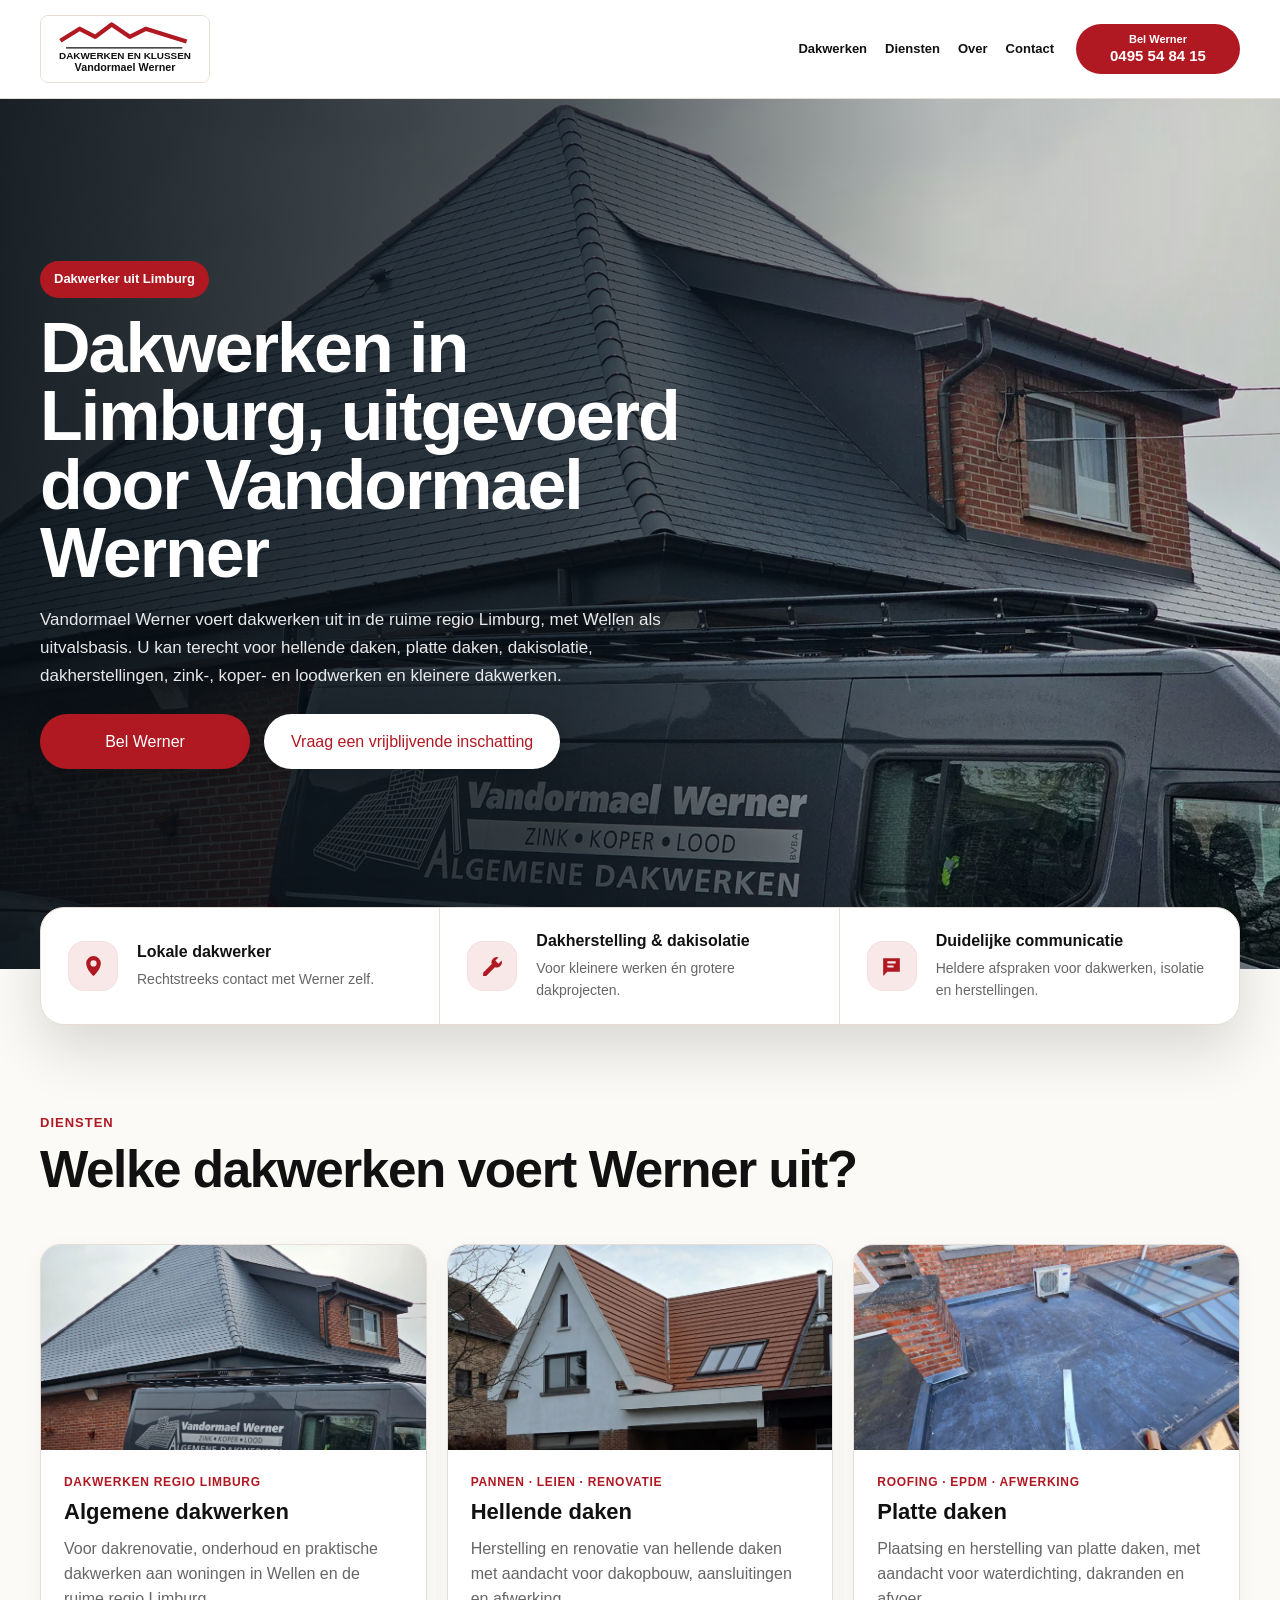
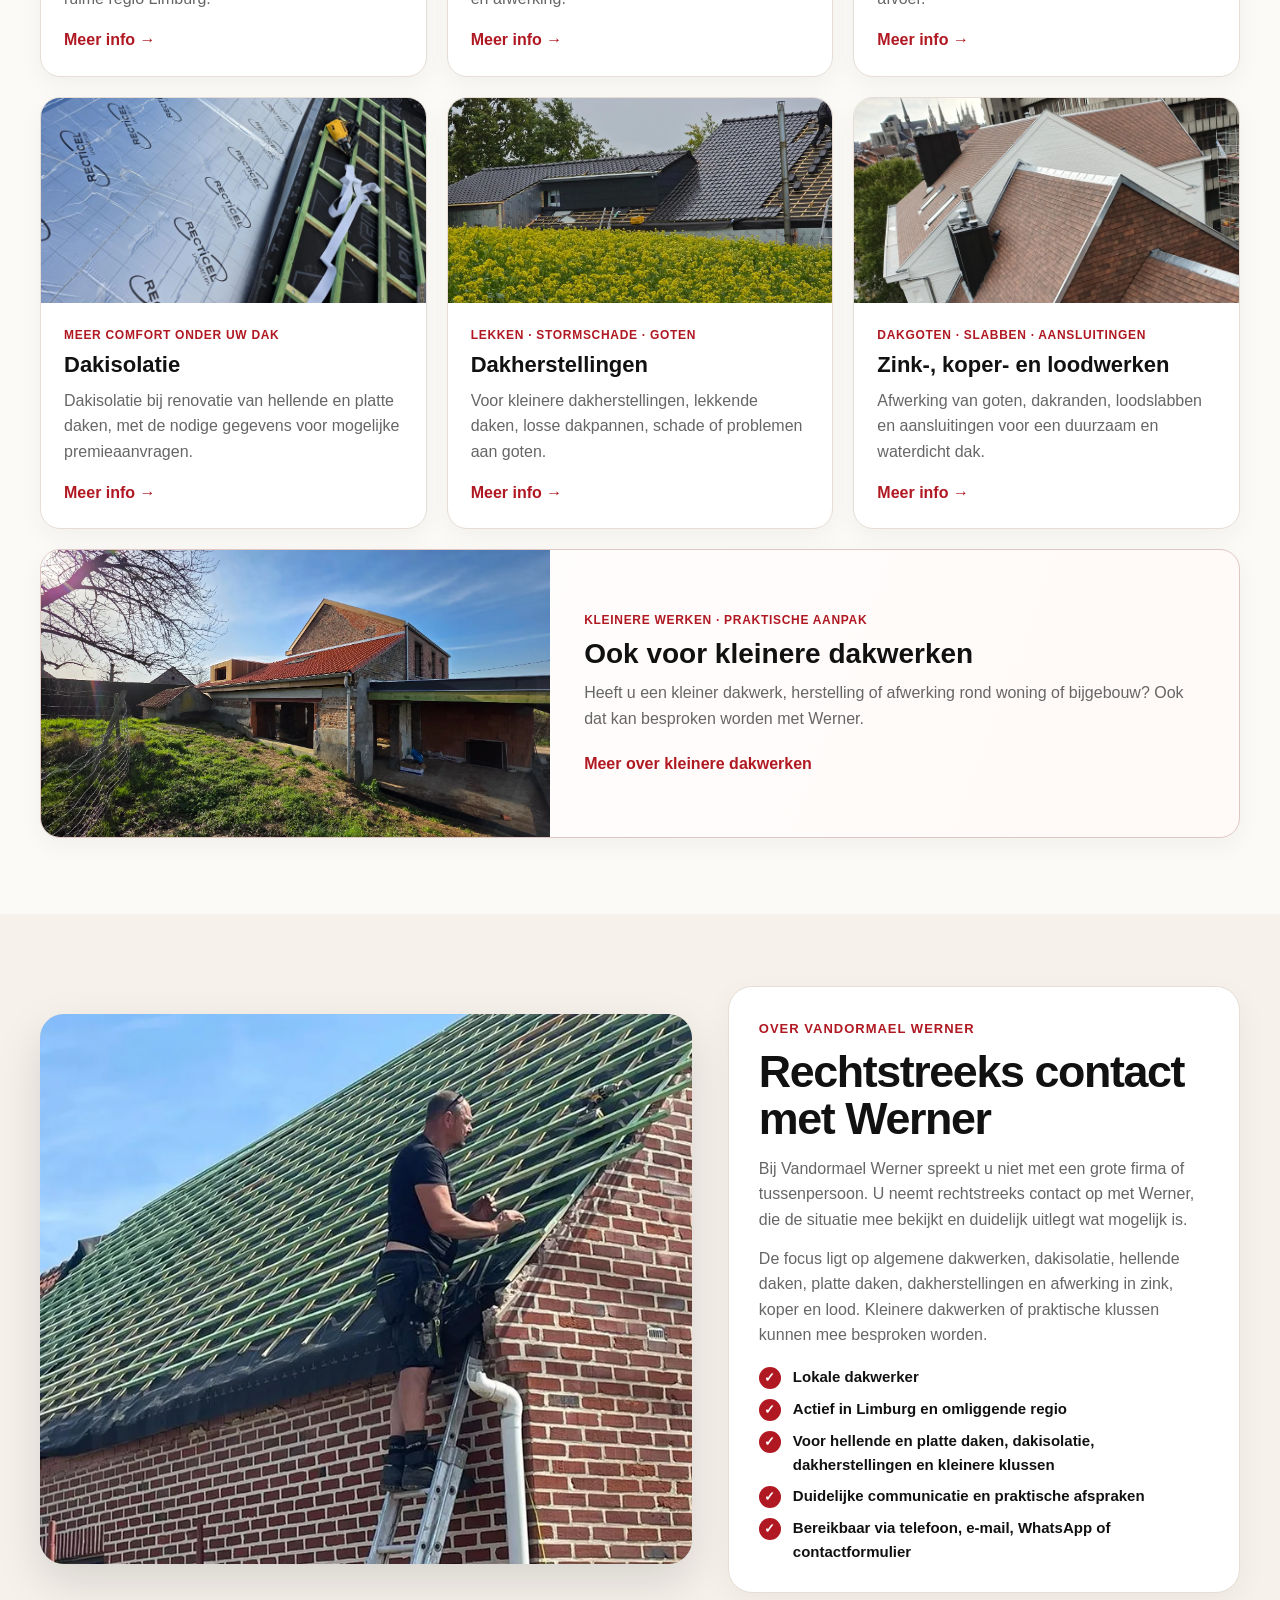
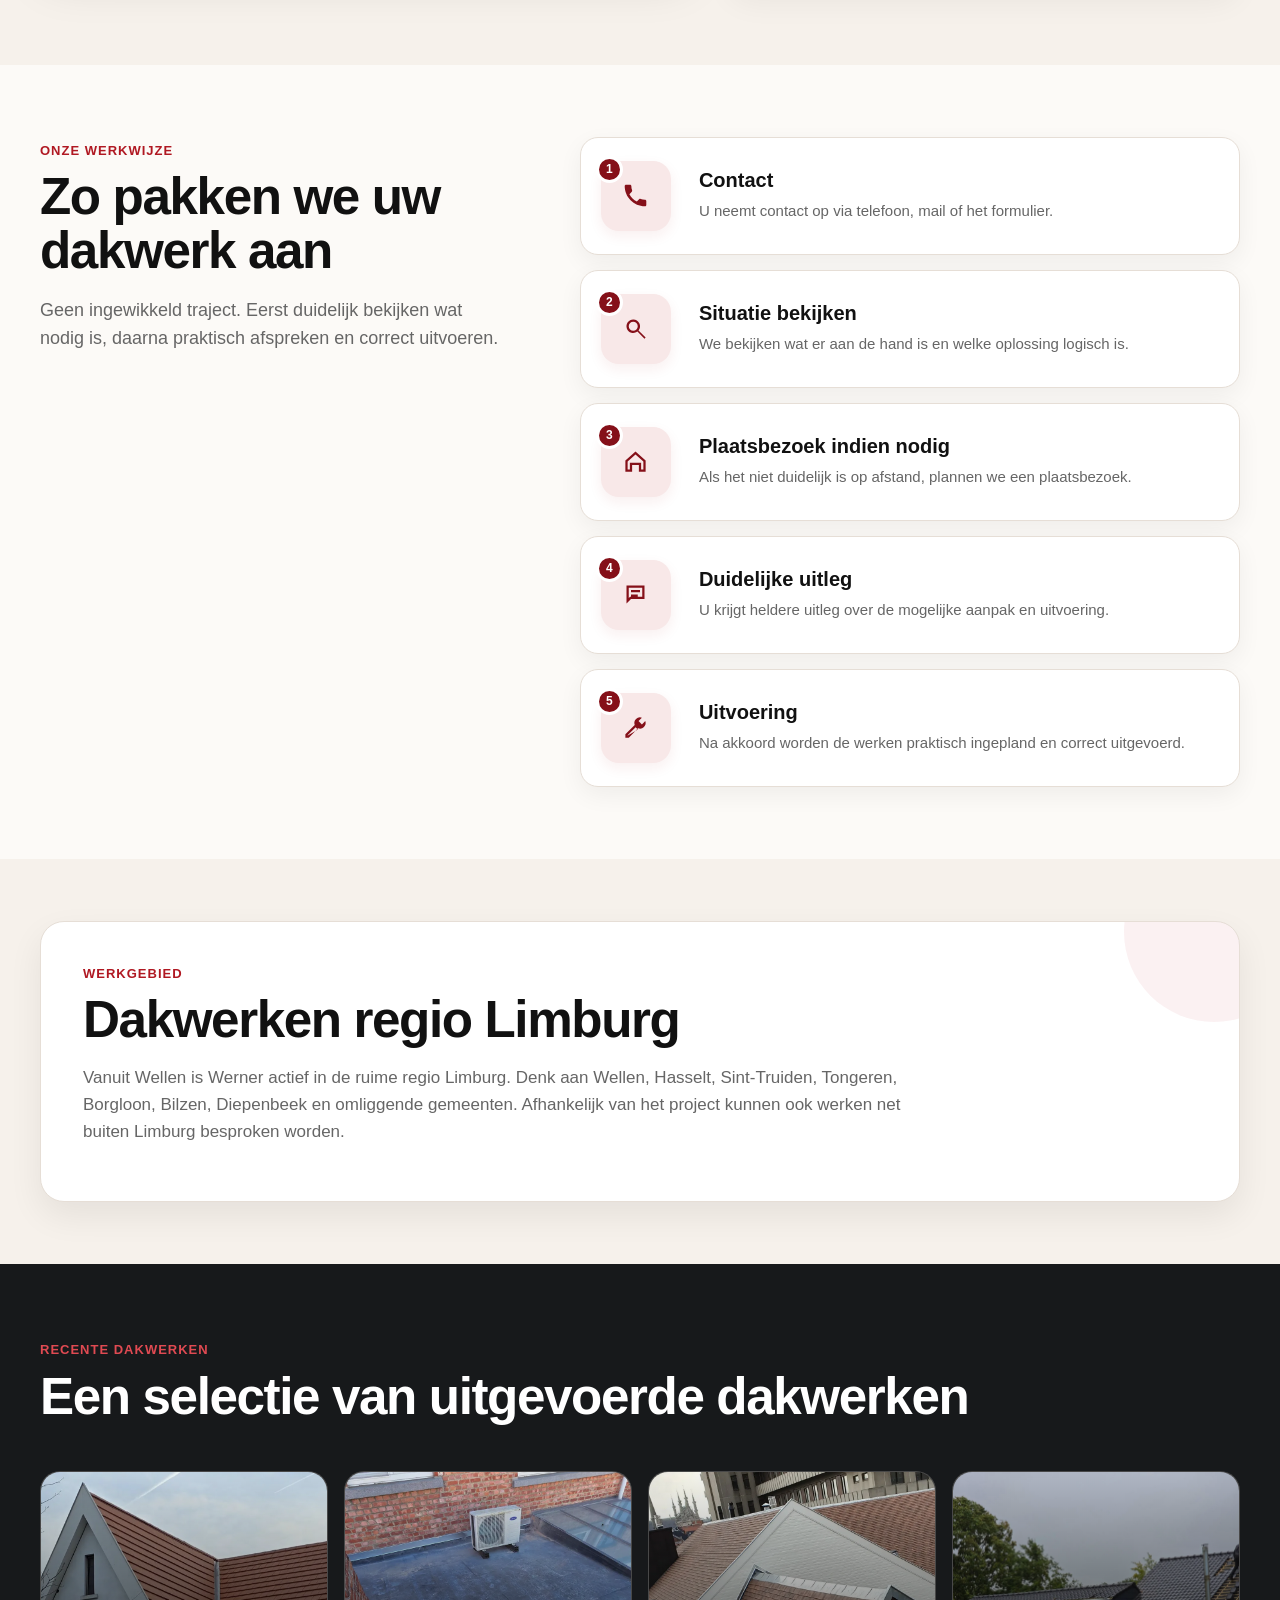
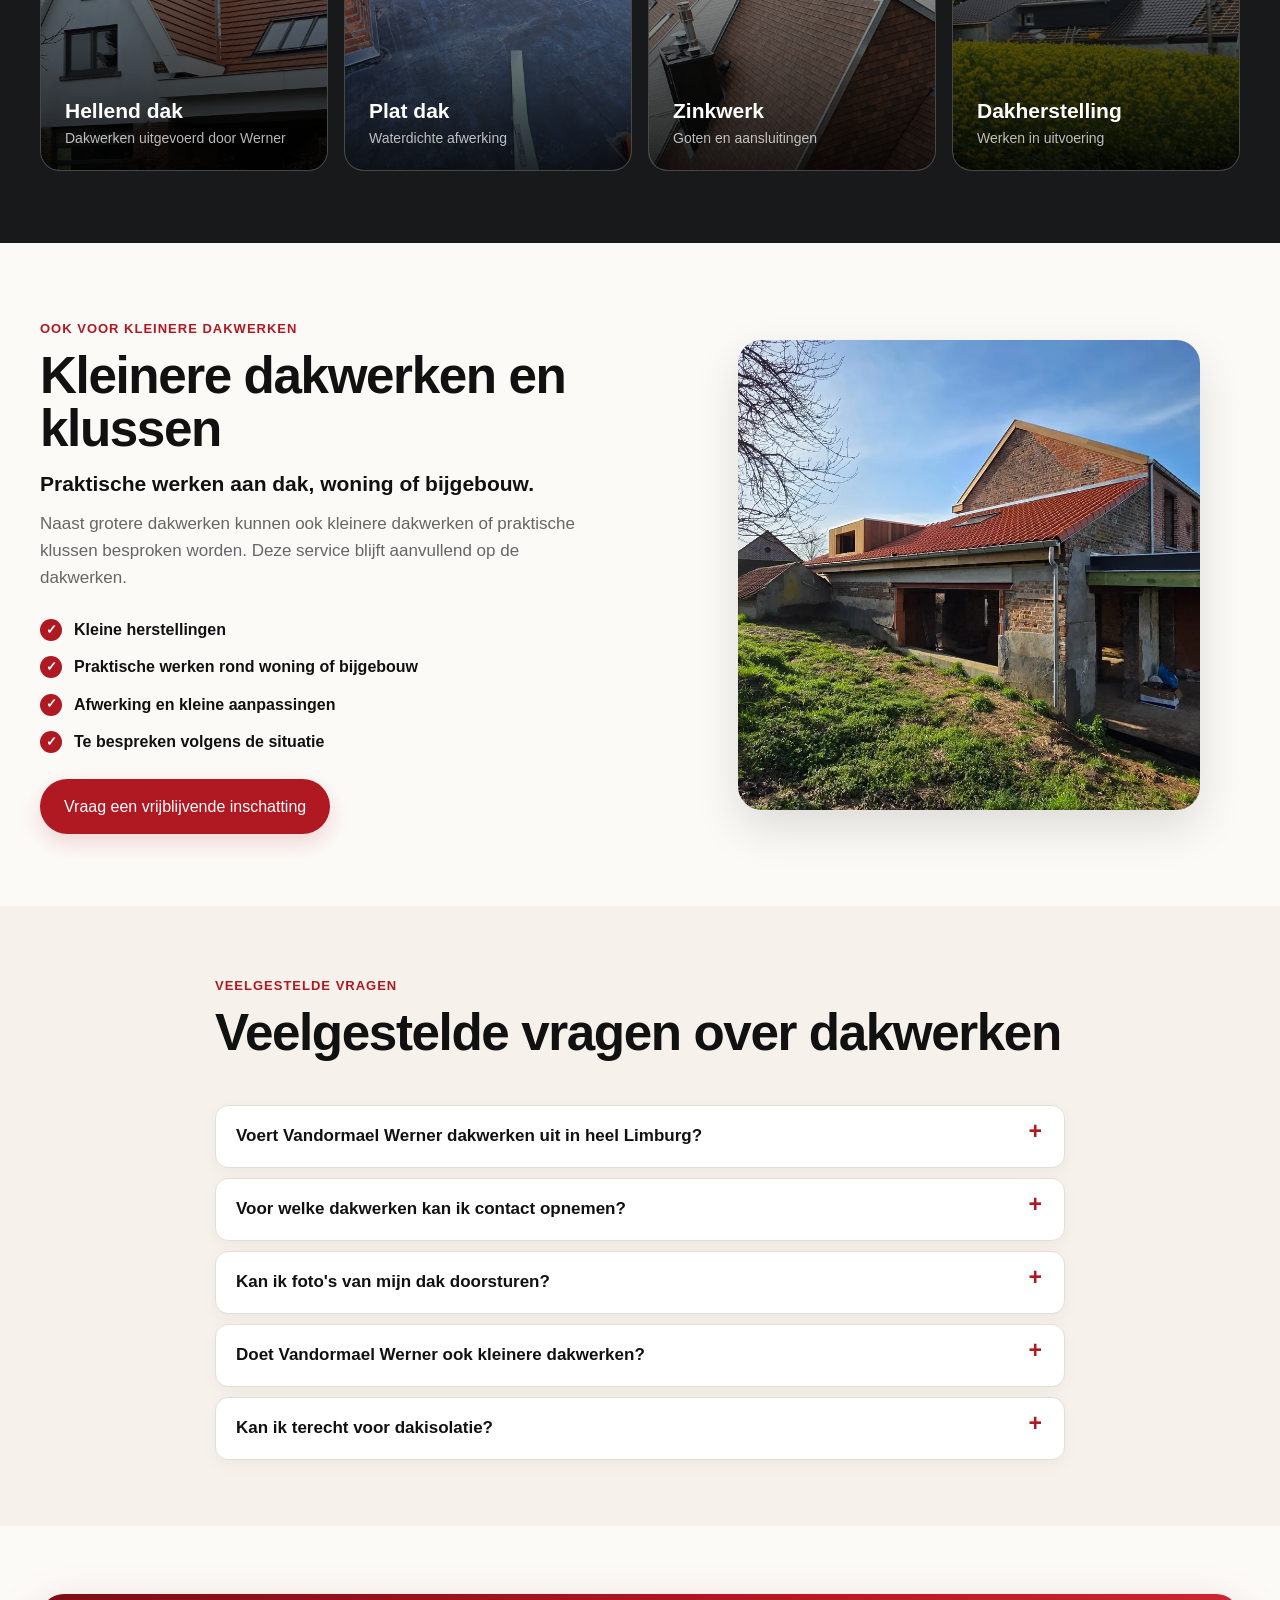
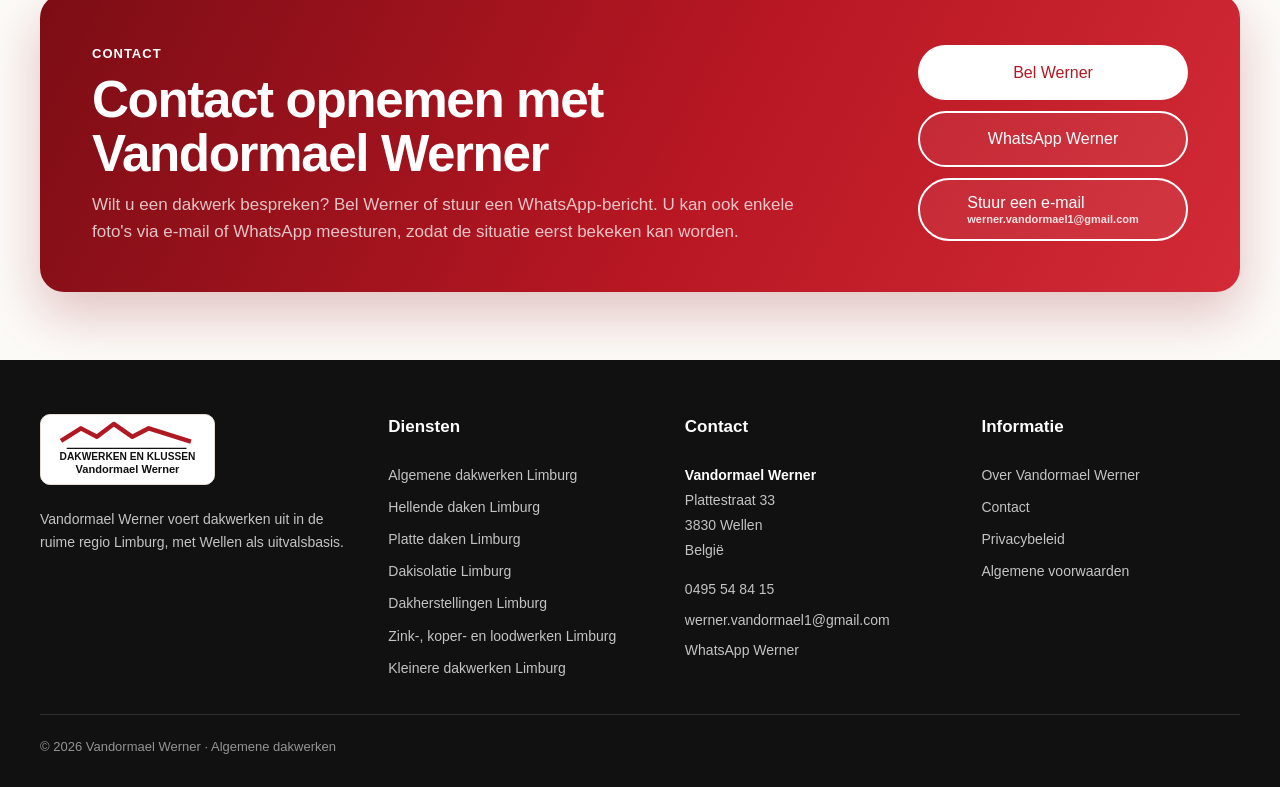
<file: index.html>
<!doctype html><html lang="nl-BE"><head><meta charset="utf-8"><meta name="viewport" content="width=device-width,initial-scale=1"><title>Dakwerker Limburg | Algemene dakwerken | Vandormael Werner</title><meta name="description" content="Vandormael Werner voert dakwerken uit in de ruime regio Limburg, met Wellen als uitvalsbasis. Voor hellende daken, platte daken, dakisolatie, dakherstellingen en zinkwerken."><meta name="robots" content="noindex,nofollow"><link rel="canonical" href="https://wernervandormael.be/"><meta property="og:type" content="website"><meta property="og:title" content="Dakwerker Limburg | Algemene dakwerken | Vandormael Werner"><meta property="og:description" content="Vandormael Werner voert dakwerken uit in de ruime regio Limburg, met Wellen als uitvalsbasis. Voor hellende daken, platte daken, dakisolatie, dakherstellingen en zinkwerken."><meta property="og:url" content="https://wernervandormael.be/"><meta property="og:image" content="https://wernervandormael.be/assets/images/optimized/dakwerker-limburg-bedrijfswagen-dakwerken.jpg"><meta name="twitter:card" content="summary_large_image"><meta name="twitter:title" content="Dakwerker Limburg | Algemene dakwerken | Vandormael Werner"><meta name="twitter:description" content="Vandormael Werner voert dakwerken uit in de ruime regio Limburg, met Wellen als uitvalsbasis. Voor hellende daken, platte daken, dakisolatie, dakherstellingen en zinkwerken."><meta name="twitter:image" content="https://wernervandormael.be/assets/images/optimized/dakwerker-limburg-bedrijfswagen-dakwerken.jpg"><meta name="theme-color" content="#b01822"><link rel="manifest" href="site.webmanifest"><link rel="stylesheet" href="assets/css/style.css"><script type="application/ld+json">{"@context":"https://schema.org","@graph":[{"@context":"https://schema.org","@type":"RoofingContractor","name":"Vandormael Werner","description":"Vandormael Werner voert dakwerken uit in de ruime regio Limburg, met Wellen als uitvalsbasis.","url":"https://wernervandormael.be/","telephone":"+32495548415","email":"werner.vandormael1@gmail.com","contactPoint":{"@type":"ContactPoint","telephone":"+32495548415","email":"werner.vandormael1@gmail.com","contactType":"customer service","areaServed":"BE","availableLanguage":"nl-BE"},"address":{"@type":"PostalAddress","streetAddress":"Plattestraat 33","postalCode":"3830","addressLocality":"Wellen","addressCountry":"BE"},"areaServed":["Limburg","Wellen"],"serviceType":["Algemene dakwerken","Hellende daken","Platte daken","Dakisolatie","Dakherstellingen","Zink-, koper- en loodwerken","Kleinere dakwerken"]},{"@type":"FAQPage","mainEntity":[{"@type":"Question","name":"Voert Vandormael Werner dakwerken uit in heel Limburg?","acceptedAnswer":{"@type":"Answer","text":"Vandormael Werner werkt vanuit Wellen en voert dakwerken uit in de ruime regio Limburg. Afhankelijk van het project zijn ook werken in omliggende gemeenten buiten Limburg mogelijk."}},{"@type":"Question","name":"Voor welke dakwerken kan ik contact opnemen?","acceptedAnswer":{"@type":"Answer","text":"U kan contact opnemen voor algemene dakwerken, hellende daken, platte daken, dakisolatie, dakherstellingen, zink-, koper- en loodwerken en kleinere dakwerken."}},{"@type":"Question","name":"Kan ik foto's van mijn dak doorsturen?","acceptedAnswer":{"@type":"Answer","text":"Ja, u kan foto's doorsturen zodat de situatie eerst bekeken kan worden. Indien nodig wordt daarna een plaatsbezoek ingepland."}},{"@type":"Question","name":"Doet Vandormael Werner ook kleinere dakwerken?","acceptedAnswer":{"@type":"Answer","text":"Ja, naast grotere dakwerken kan u ook contact opnemen voor kleinere dakwerken en klussen in en rond de woning."}},{"@type":"Question","name":"Kan ik terecht voor dakisolatie?","acceptedAnswer":{"@type":"Answer","text":"Ja, Vandormael Werner voert dakisolatiewerken uit als onderdeel van dakwerken of renovatie. Bij uitvoering kunnen de nodige factuurgegevens en documenten worden voorzien voor een mogelijke premieaanvraag."}}]}]}</script><script defer src="assets/js/main.js"></script></head><body><header><nav class="nav container" aria-label="Hoofdnavigatie"><a class="brand" href="./" aria-label="Vandormael Werner home"><img src="assets/images/vandormael-werner-logo.svg" alt="Vandormael Werner Dakwerken en Klussen" width="390" height="155"></a><button class="menu-toggle" aria-expanded="false" aria-controls="main-menu">Menu</button><div class="menu" id="main-menu"><a href="./">Dakwerken</a><details><summary>Diensten</summary><div class="dropdown"><a href="dakwerken/limburg/">Algemene dakwerken</a><a href="hellende-daken/limburg/">Hellende daken</a><a href="platte-daken/limburg/">Platte daken</a><a href="dakisolatie/limburg/">Dakisolatie</a><a href="dakherstellingen/limburg/">Dakherstellingen</a><a href="zinkwerken-koperwerken-loodwerken/limburg/">Zink-, koper- en loodwerken</a><a href="kleinere-dakwerken/limburg/">Kleinere dakwerken</a></div></details><a href="over-vandormael-werner/">Over</a><a href="contact/">Contact</a></div><a class="btn btn-red nav-call" href="tel:+32495548415"><small>Bel Werner</small><strong>0495 54 84 15</strong></a></nav></header><main class="home-page"><section class="hero home-hero"><div class="hero-bg"><picture><source srcset="assets/images/webp/dakwerker-limburg-bedrijfswagen-dakwerken.webp" type="image/webp"><img class="" src="assets/images/optimized/dakwerker-limburg-bedrijfswagen-dakwerken.jpg" alt="Vandormael Werner bedrijfswagen bij uitgevoerd dakwerk in Limburg" width="1200" height="800" fetchpriority="high" decoding="async"></picture></div><div class="container hero-inner"><span class="eyebrow">Dakwerker uit Limburg</span><h1>Dakwerken in Limburg, uitgevoerd door Vandormael Werner</h1><p>Vandormael Werner voert dakwerken uit in de ruime regio Limburg, met Wellen als uitvalsbasis. U kan terecht voor hellende daken, platte daken, dakisolatie, dakherstellingen, zink-, koper- en loodwerken en kleinere dakwerken.</p><div class="actions"><a class="btn btn-red" href="tel:+32495548415">Bel Werner</a><a class="btn btn-white" href="contact/">Vraag een vrijblijvende inschatting</a></div></div></section>
  <section class="trust"><div class="container premium-trust-grid"><article><span class="premium-trust-icon" aria-hidden="true"><svg viewBox="0 0 24 24" aria-hidden="true"><path d="M12 21s7-6.1 7-12A7 7 0 1 0 5 9c0 5.9 7 12 7 12zm0-9a3 3 0 1 1 0-6 3 3 0 0 1 0 6z"/></svg></span><div><strong>Lokale dakwerker</strong><p>Rechtstreeks contact met Werner zelf.</p></div></article><article><span class="premium-trust-icon" aria-hidden="true"><svg viewBox="0 0 24 24" aria-hidden="true"><path d="m14.7 6.3 3-3a5 5 0 0 0-6.4 6.4L3 18v3h3l8.3-8.3a5 5 0 0 0 6.4-6.4l-3 3-3-3z"/></svg></span><div><strong>Dakherstelling &amp; dakisolatie</strong><p>Voor kleinere werken én grotere dakprojecten.</p></div></article><article><span class="premium-trust-icon" aria-hidden="true"><svg viewBox="0 0 24 24" aria-hidden="true"><path d="M4 4h16v13H8l-4 4V4zm4 5h8V7H8v2zm0 4h6v-2H8v2z"/></svg></span><div><strong>Duidelijke communicatie</strong><p>Heldere afspraken voor dakwerken, isolatie en herstellingen.</p></div></article></div></section>
  <section class="home-services-section" id="diensten"><div class="container"><div class="section-head"><div><span class="kicker">Diensten</span><h2>Welke dakwerken voert Werner uit?</h2></div></div><div class="service-grid"><a class="service-card" href="dakwerken/limburg/"><picture><source srcset="assets/images/webp/dakwerker-limburg-bedrijfswagen-dakwerken.webp" type="image/webp"><img class="" src="assets/images/optimized/dakwerker-limburg-bedrijfswagen-dakwerken.jpg" alt="Dakwerken uitgevoerd door Vandormael Werner in Limburg" width="1200" height="800" loading="lazy" decoding="async"></picture><div><span>Dakwerken regio Limburg</span><h3>Algemene dakwerken</h3><p>Voor dakrenovatie, onderhoud en praktische dakwerken aan woningen in Wellen en de ruime regio Limburg.</p><b>Meer info →</b></div></a><a class="service-card" href="hellende-daken/limburg/"><picture><source srcset="assets/images/webp/hellend-dak-vandormael-werner-limburg.webp" type="image/webp"><img class="" src="assets/images/optimized/hellend-dak-vandormael-werner-limburg.jpg" alt="Hellend dak uitgevoerd door Vandormael Werner in Limburg" width="1200" height="800" loading="lazy" decoding="async"></picture><div><span>Pannen · leien · renovatie</span><h3>Hellende daken</h3><p>Herstelling en renovatie van hellende daken met aandacht voor dakopbouw, aansluitingen en afwerking.</p><b>Meer info →</b></div></a><a class="service-card" href="platte-daken/limburg/"><picture><source srcset="assets/images/webp/plat-dak-roofing-epdm-vandormael-werner.webp" type="image/webp"><img class="" src="assets/images/optimized/plat-dak-roofing-epdm-vandormael-werner.jpg" alt="Plat dak met roofing of EPDM-afwerking door Vandormael Werner" width="1200" height="800" loading="lazy" decoding="async"></picture><div><span>Roofing · EPDM · afwerking</span><h3>Platte daken</h3><p>Plaatsing en herstelling van platte daken, met aandacht voor waterdichting, dakranden en afvoer.</p><b>Meer info →</b></div></a><a class="service-card" href="dakisolatie/limburg/"><picture><source srcset="assets/images/webp/dakisolatie-hellend-dak-limburg.webp" type="image/webp"><img class="" src="assets/images/optimized/dakisolatie-hellend-dak-limburg.jpg" alt="Dakisolatie bij renovatie van een hellend dak in Limburg" width="1200" height="800" loading="lazy" decoding="async"></picture><div><span>Meer comfort onder uw dak</span><h3>Dakisolatie</h3><p>Dakisolatie bij renovatie van hellende en platte daken, met de nodige gegevens voor mogelijke premieaanvragen.</p><b>Meer info →</b></div></a><a class="service-card" href="dakherstellingen/limburg/"><picture><source srcset="assets/images/webp/dakherstelling-regio-limburg.webp" type="image/webp"><img class="" src="assets/images/optimized/dakherstelling-regio-limburg.jpg" alt="Dakherstelling aan hellend dak in regio Limburg" width="1200" height="800" loading="lazy" decoding="async"></picture><div><span>Lekken · stormschade · goten</span><h3>Dakherstellingen</h3><p>Voor kleinere dakherstellingen, lekkende daken, losse dakpannen, schade of problemen aan goten.</p><b>Meer info →</b></div></a><a class="service-card" href="zinkwerken-koperwerken-loodwerken/limburg/"><picture><source srcset="assets/images/webp/zinkwerken-dakgoot-limburg.webp" type="image/webp"><img class="" src="assets/images/optimized/zinkwerken-dakgoot-limburg.jpg" alt="Zinkwerk en dakgoot bij dakrenovatie in Limburg" width="1200" height="800" loading="lazy" decoding="async"></picture><div><span>Dakgoten · slabben · aansluitingen</span><h3>Zink-, koper- en loodwerken</h3><p>Afwerking van goten, dakranden, loodslabben en aansluitingen voor een duurzaam en waterdicht dak.</p><b>Meer info →</b></div></a><a class="service-card service-card-highlight" href="kleinere-dakwerken/limburg/"><picture><source srcset="assets/images/webp/kleinere-dakwerken-klussen-vandormael-werner.webp" type="image/webp"><img class="" src="assets/images/optimized/kleinere-dakwerken-klussen-vandormael-werner.jpg" alt="Kleinere dakwerken en afwerking aan woning door Vandormael Werner" width="1200" height="800" loading="lazy" decoding="async"></picture><div><span>Kleinere werken · praktische aanpak</span><h3>Ook voor kleinere dakwerken</h3><p>Heeft u een kleiner dakwerk, herstelling of afwerking rond woning of bijgebouw? Ook dat kan besproken worden met Werner.</p><b>Meer over kleinere dakwerken</b></div></a></div></div></section>
  <section class="soft home-about-section"><div class="container split about-section"><div class="photo"><picture><source srcset="assets/images/webp/werner-vandormael-dakwerker-limburg.webp" type="image/webp"><img class="" src="assets/images/optimized/werner-vandormael-dakwerker-limburg.jpg" alt="Werner Vandormael aan het werk als dakwerker in Limburg" width="1200" height="800" loading="lazy" decoding="async"></picture></div><div class="home-about-copy"><span class="kicker">Over Vandormael Werner</span><h2>Rechtstreeks contact met Werner</h2><p>Bij Vandormael Werner spreekt u niet met een grote firma of tussenpersoon. U neemt rechtstreeks contact op met Werner, die de situatie mee bekijkt en duidelijk uitlegt wat mogelijk is.</p><p>De focus ligt op algemene dakwerken, dakisolatie, hellende daken, platte daken, dakherstellingen en afwerking in zink, koper en lood. Kleinere dakwerken of praktische klussen kunnen mee besproken worden.</p><ul class="checks"><li>Lokale dakwerker</li><li>Actief in Limburg en omliggende regio</li><li>Voor hellende en platte daken, dakisolatie, dakherstellingen en kleinere klussen</li><li>Duidelijke communicatie en praktische afspraken</li><li>Bereikbaar via telefoon, e-mail, WhatsApp of contactformulier</li></ul></div></div></section>
  <section class="home-process-section"><div class="container process-pro"><div class="process-intro"><span class="kicker">Onze werkwijze</span><h2>Zo pakken we uw dakwerk aan</h2><p>Geen ingewikkeld traject. Eerst duidelijk bekijken wat nodig is, daarna praktisch afspreken en correct uitvoeren.</p></div><div class="process-panel"><div class="process-line"></div><article class="process-step"><div class="process-badge"><span>1</span><svg viewBox="0 0 24 24" aria-hidden="true"><path d="M6.6 10.8c1.4 2.8 3.8 5.2 6.6 6.6l2.2-2.2c.3-.3.8-.4 1.2-.2 1.2.4 2.5.7 3.8.7.7 0 1.2.5 1.2 1.2v3.5c0 .7-.5 1.2-1.2 1.2C10.5 21.6 2.4 13.5 2.4 3.6c0-.7.5-1.2 1.2-1.2h3.5c.7 0 1.2.5 1.2 1.2 0 1.3.2 2.6.7 3.8.1.4 0 .9-.3 1.2z"/></svg></div><div><h3>Contact</h3><p>U neemt contact op via telefoon, mail of het formulier.</p></div></article><article class="process-step"><div class="process-badge"><span>2</span><svg viewBox="0 0 24 24" aria-hidden="true"><path d="M10 4a6 6 0 1 0 3.7 10.7L20 21l1-1-6.3-6.3A6 6 0 0 0 10 4zm0 2a4 4 0 1 1 0 8 4 4 0 0 1 0-8z"/></svg></div><div><h3>Situatie bekijken</h3><p>We bekijken wat er aan de hand is en welke oplossing logisch is.</p></div></article><article class="process-step"><div class="process-badge"><span>3</span><svg viewBox="0 0 24 24" aria-hidden="true"><path d="M3 11 12 3l9 8v10h-6v-6H9v6H3zm2 .9V19h2v-6h10v6h2v-7.1l-7-6.2z"/></svg></div><div><h3>Plaatsbezoek indien nodig</h3><p>Als het niet duidelijk is op afstand, plannen we een plaatsbezoek.</p></div></article><article class="process-step"><div class="process-badge"><span>4</span><svg viewBox="0 0 24 24" aria-hidden="true"><path d="M4 4h16v12H8l-4 4zm2 2v9.2L7.2 14H18V6zm2 2h8v2H8zm0 4h6v2H8z"/></svg></div><div><h3>Duidelijke uitleg</h3><p>U krijgt heldere uitleg over de mogelijke aanpak en uitvoering.</p></div></article><article class="process-step"><div class="process-badge"><span>5</span><svg viewBox="0 0 24 24" aria-hidden="true"><path d="m14.7 6.3 3-3a5 5 0 0 0-6.4 6.4L3 18v3h3l8.3-8.3a5 5 0 0 0 6.4-6.4l-3 3zM5.2 19H5v-.2l7.1-7.1.2.2 1.8 1.8z"/></svg></div><div><h3>Uitvoering</h3><p>Na akkoord worden de werken praktisch ingepland en correct uitgevoerd.</p></div></article></div></div></section>
  <section class="soft home-area-section"><div class="container area"><span class="kicker">Werkgebied</span><h2>Dakwerken regio Limburg</h2><p>Vanuit Wellen is Werner actief in de ruime regio Limburg. Denk aan Wellen, Hasselt, Sint-Truiden, Tongeren, Borgloon, Bilzen, Diepenbeek en omliggende gemeenten. Afhankelijk van het project kunnen ook werken net buiten Limburg besproken worden.</p></div></section>
  <section class="dark work-showcase"><div class="container"><div class="section-head"><div><span class="kicker">Recente dakwerken</span><h2>Een selectie van uitgevoerde dakwerken</h2></div></div><div class="project-grid"><a class="project" href="hellende-daken/limburg/"><picture><source srcset="assets/images/webp/hellend-dak-vandormael-werner-limburg.webp" type="image/webp"><img class="" src="assets/images/optimized/hellend-dak-vandormael-werner-limburg.jpg" alt="Hellend dak uitgevoerd door Vandormael Werner in Limburg" width="1200" height="800" loading="lazy" decoding="async"></picture><span><strong>Hellend dak</strong><small>Dakwerken uitgevoerd door Werner</small></span></a><a class="project" href="platte-daken/limburg/"><picture><source srcset="assets/images/webp/plat-dak-roofing-epdm-vandormael-werner.webp" type="image/webp"><img class="" src="assets/images/optimized/plat-dak-roofing-epdm-vandormael-werner.jpg" alt="Plat dak met roofing of EPDM-afwerking door Vandormael Werner" width="1200" height="800" loading="lazy" decoding="async"></picture><span><strong>Plat dak</strong><small>Waterdichte afwerking</small></span></a><a class="project" href="zinkwerken-koperwerken-loodwerken/limburg/"><picture><source srcset="assets/images/webp/zinkwerken-dakgoot-limburg.webp" type="image/webp"><img class="" src="assets/images/optimized/zinkwerken-dakgoot-limburg.jpg" alt="Zinkwerk en dakgoot bij dakrenovatie in Limburg" width="1200" height="800" loading="lazy" decoding="async"></picture><span><strong>Zinkwerk</strong><small>Goten en aansluitingen</small></span></a><a class="project" href="dakherstellingen/limburg/"><picture><source srcset="assets/images/webp/dakherstelling-regio-limburg.webp" type="image/webp"><img class="" src="assets/images/optimized/dakherstelling-regio-limburg.jpg" alt="Dakherstelling aan hellend dak in regio Limburg" width="1200" height="800" loading="lazy" decoding="async"></picture><span><strong>Dakherstelling</strong><small>Werken in uitvoering</small></span></a></div></div></section>
  <section class="home-smaller-section"><div class="container split smaller-works"><div><span class="kicker">Ook voor kleinere dakwerken</span><h2>Kleinere dakwerken en klussen</h2><h3>Praktische werken aan dak, woning of bijgebouw.</h3><p>Naast grotere dakwerken kunnen ook kleinere dakwerken of praktische klussen besproken worden. Deze service blijft aanvullend op de dakwerken.</p><ul class="checks"><li>Kleine herstellingen</li><li>Praktische werken rond woning of bijgebouw</li><li>Afwerking en kleine aanpassingen</li><li>Te bespreken volgens de situatie</li></ul><a class="btn btn-red" href="contact/">Vraag een vrijblijvende inschatting</a></div><figure class="photo"><picture><source srcset="assets/images/webp/kleinere-dakwerken-klussen-vandormael-werner.webp" type="image/webp"><img class="" src="assets/images/optimized/kleinere-dakwerken-klussen-vandormael-werner.jpg" alt="Kleinere dakwerken en afwerking aan woning door Vandormael Werner" width="1200" height="800" loading="lazy" decoding="async"></picture></figure></div></section>
  <section class="soft home-faq-section"><div class="container narrow"><div class="section-head"><div><span class="kicker">Veelgestelde vragen</span><h2>Veelgestelde vragen over dakwerken</h2></div></div><div class="faq"><details><summary>Voert Vandormael Werner dakwerken uit in heel Limburg?</summary><p>Vandormael Werner werkt vanuit Wellen en voert dakwerken uit in de ruime regio Limburg. Afhankelijk van het project zijn ook werken in omliggende gemeenten buiten Limburg mogelijk.</p></details><details><summary>Voor welke dakwerken kan ik contact opnemen?</summary><p>U kan contact opnemen voor algemene dakwerken, hellende daken, platte daken, dakisolatie, dakherstellingen, zink-, koper- en loodwerken en kleinere dakwerken.</p></details><details><summary>Kan ik foto's van mijn dak doorsturen?</summary><p>Ja, u kan foto's doorsturen zodat de situatie eerst bekeken kan worden. Indien nodig wordt daarna een plaatsbezoek ingepland.</p></details><details><summary>Doet Vandormael Werner ook kleinere dakwerken?</summary><p>Ja, naast grotere dakwerken kan u ook contact opnemen voor kleinere dakwerken en klussen in en rond de woning.</p></details><details><summary>Kan ik terecht voor dakisolatie?</summary><p>Ja, Vandormael Werner voert dakisolatiewerken uit als onderdeel van dakwerken of renovatie. Bij uitvoering kunnen de nodige factuurgegevens en documenten worden voorzien voor een mogelijke premieaanvraag.</p></details></div></div></section><section class="dark home-contact" id="contact"><div class="container home-contact-inner home-final-cta"><div><span class="kicker">Contact</span><h2>Contact opnemen met Vandormael Werner</h2><p>Wilt u een dakwerk bespreken? Bel Werner of stuur een WhatsApp-bericht. U kan ook enkele foto's via e-mail of WhatsApp meesturen, zodat de situatie eerst bekeken kan worden.</p></div><div class="cta-actions"><a class="btn btn-white" href="tel:+32495548415">Bel Werner</a><a class="btn btn-outline-light" href="https://wa.me/32495548415?text=Dag%20Werner%2C%20ik%20heb%20een%20vraag%20over%20dakwerken." target="_blank" rel="noopener">WhatsApp Werner</a><a class="btn btn-outline-light visible-email-cta" href="mailto:werner.vandormael1@gmail.com"><span>Stuur een e-mail</span><small>werner.vandormael1@gmail.com</small></a></div></div></section></main><footer><div class="footer-grid container"><div><a class="brand brand-footer" href="./"><img src="assets/images/vandormael-werner-logo.svg" alt="Vandormael Werner Dakwerken en Klussen" width="390" height="155"></a><p>Vandormael Werner voert dakwerken uit in de ruime regio Limburg, met Wellen als uitvalsbasis.</p></div><div><h2>Diensten</h2><a href="dakwerken/limburg/">Algemene dakwerken Limburg</a><a href="hellende-daken/limburg/">Hellende daken Limburg</a><a href="platte-daken/limburg/">Platte daken Limburg</a><a href="dakisolatie/limburg/">Dakisolatie Limburg</a><a href="dakherstellingen/limburg/">Dakherstellingen Limburg</a><a href="zinkwerken-koperwerken-loodwerken/limburg/">Zink-, koper- en loodwerken Limburg</a><a href="kleinere-dakwerken/limburg/">Kleinere dakwerken Limburg</a></div><div><h2>Contact</h2><address class="footer-contact"><strong>Vandormael Werner</strong><span>Plattestraat 33</span><span>3830 Wellen</span><span>België</span></address><div class="footer-contact-links"><a href="tel:+32495548415">0495 54 84 15</a><a href="mailto:werner.vandormael1@gmail.com">werner.vandormael1@gmail.com</a><a href="https://wa.me/32495548415?text=Dag%20Werner%2C%20ik%20heb%20een%20vraag%20over%20dakwerken." target="_blank" rel="noopener">WhatsApp Werner</a></div></div><div><h2>Informatie</h2><a href="over-vandormael-werner/">Over Vandormael Werner</a><a href="contact/">Contact</a><a href="privacybeleid/">Privacybeleid</a><a href="algemene-voorwaarden/">Algemene voorwaarden</a></div></div><div class="copy container">© 2026 Vandormael Werner · Algemene dakwerken</div></footer><a class="mobile-call btn btn-red" href="tel:+32495548415">Bel Werner</a></body></html>
</file>
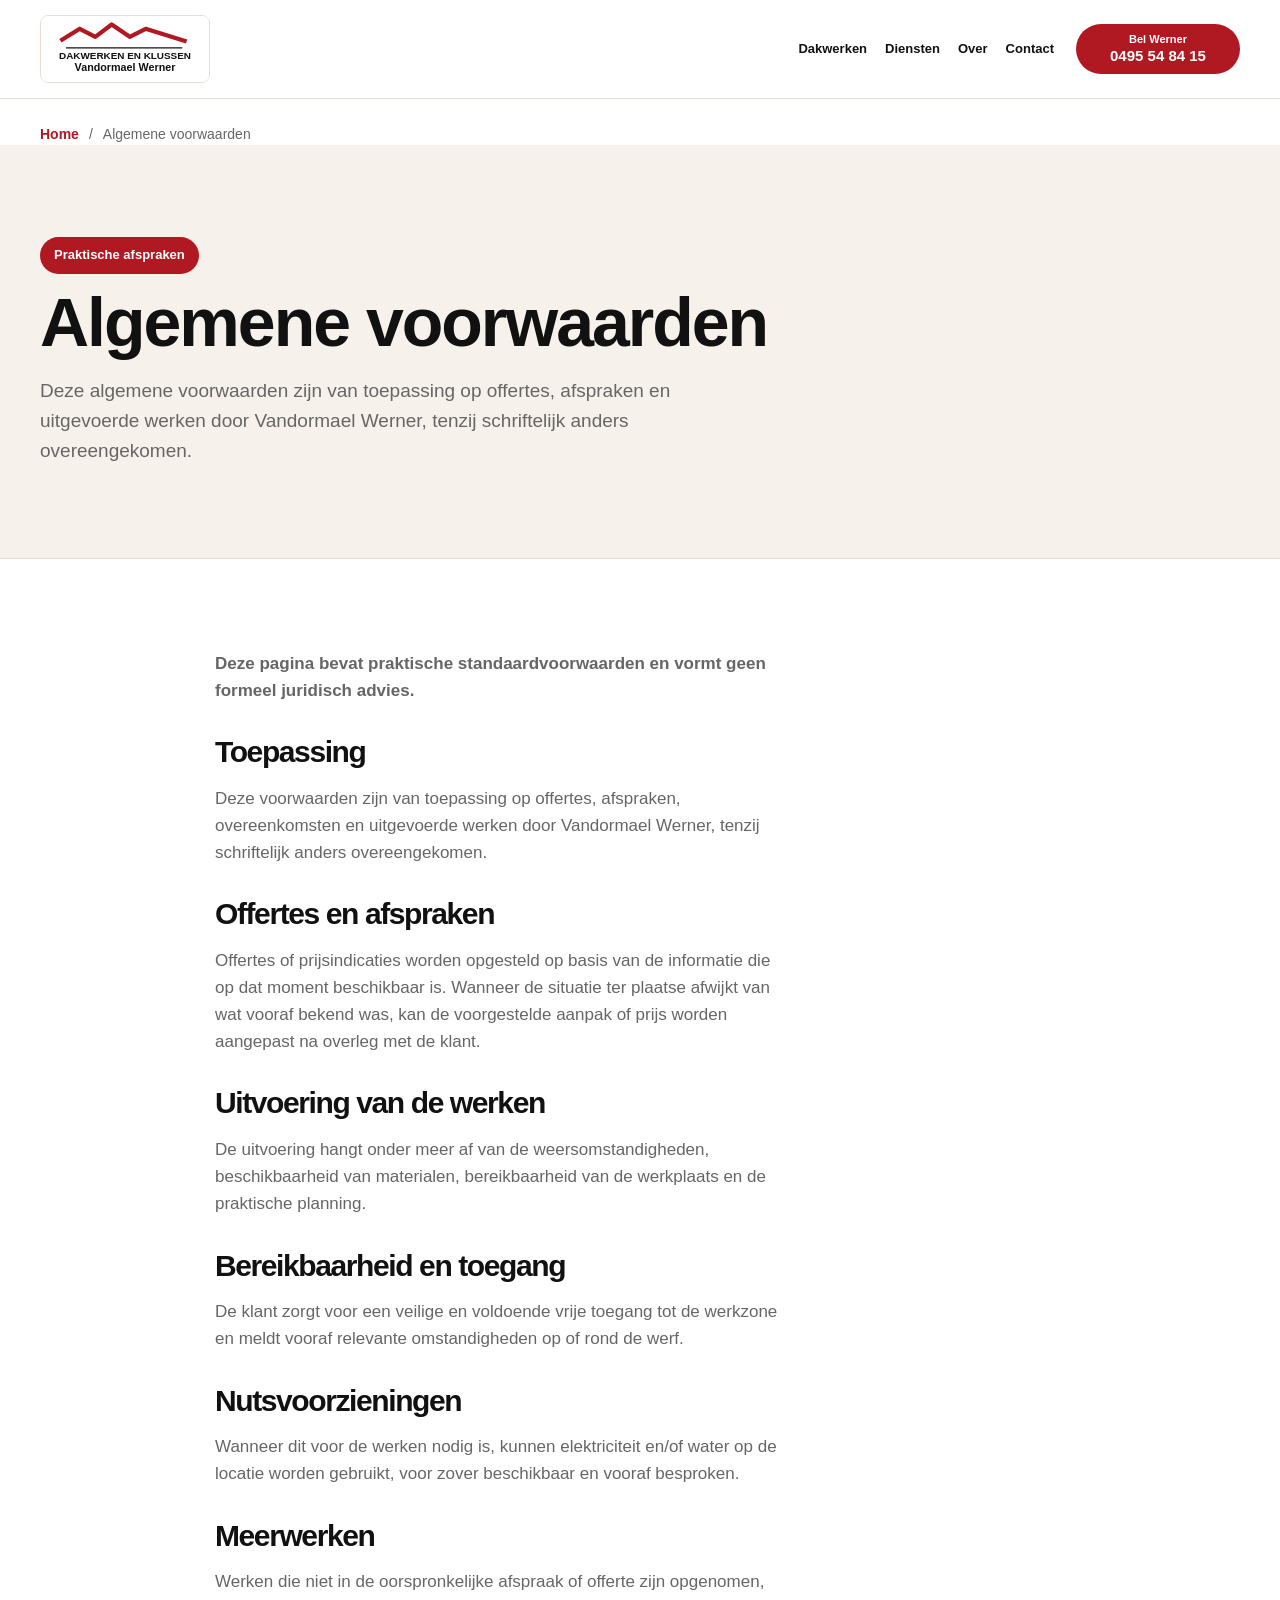
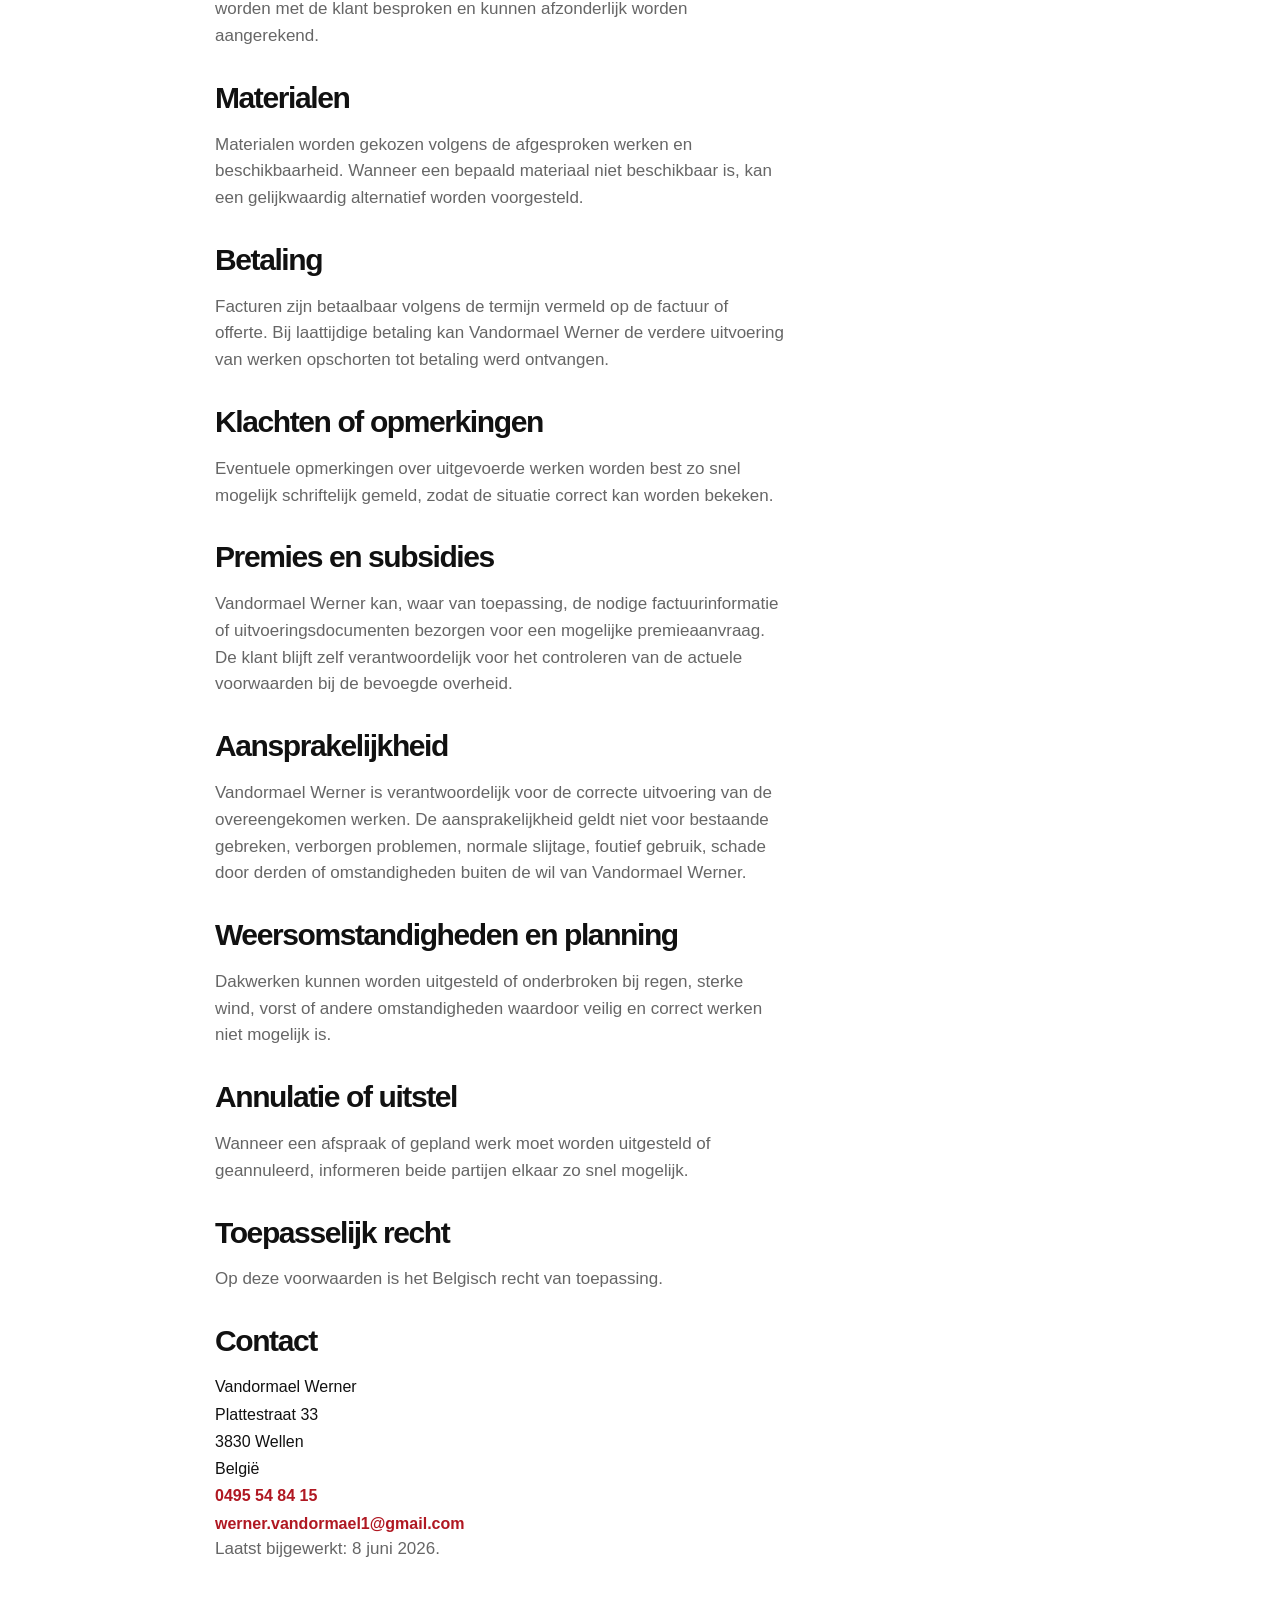
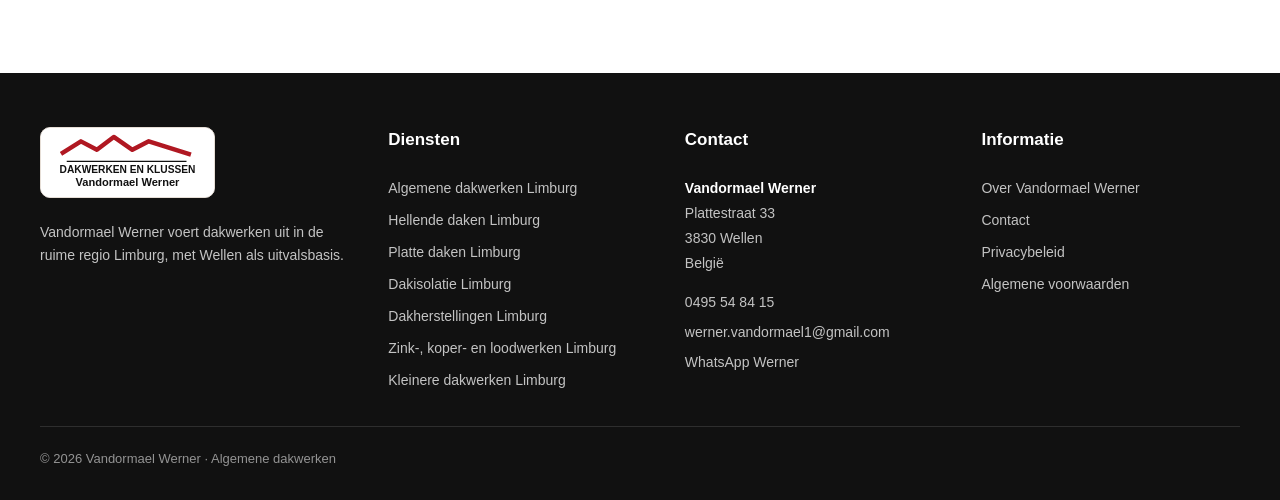
<file: algemene-voorwaarden/index.html>
<!doctype html><html lang="nl-BE"><head><meta charset="utf-8"><meta name="viewport" content="width=device-width,initial-scale=1"><title>Algemene voorwaarden | Vandormael Werner</title><meta name="description" content="Lees de algemene voorwaarden van Vandormael Werner voor dakwerken in Limburg, met informatie over offertes, uitvoering, betaling, klachten en aansprakelijkheid."><meta name="robots" content="noindex,nofollow"><link rel="canonical" href="https://wernervandormael.be/algemene-voorwaarden/"><meta property="og:type" content="website"><meta property="og:title" content="Algemene voorwaarden | Vandormael Werner"><meta property="og:description" content="Lees de algemene voorwaarden van Vandormael Werner voor dakwerken in Limburg, met informatie over offertes, uitvoering, betaling, klachten en aansprakelijkheid."><meta property="og:url" content="https://wernervandormael.be/algemene-voorwaarden/"><meta property="og:image" content="https://wernervandormael.be/assets/images/optimized/dakwerker-limburg-bedrijfswagen-dakwerken.jpg"><meta name="twitter:card" content="summary_large_image"><meta name="twitter:title" content="Algemene voorwaarden | Vandormael Werner"><meta name="twitter:description" content="Lees de algemene voorwaarden van Vandormael Werner voor dakwerken in Limburg, met informatie over offertes, uitvoering, betaling, klachten en aansprakelijkheid."><meta name="twitter:image" content="https://wernervandormael.be/assets/images/optimized/dakwerker-limburg-bedrijfswagen-dakwerken.jpg"><meta name="theme-color" content="#b01822"><link rel="manifest" href="../site.webmanifest"><link rel="stylesheet" href="../assets/css/style.css"><script type="application/ld+json">{"@context":"https://schema.org","@graph":[{"@context":"https://schema.org","@type":"RoofingContractor","name":"Vandormael Werner","description":"Vandormael Werner voert dakwerken uit in de ruime regio Limburg, met Wellen als uitvalsbasis.","url":"https://wernervandormael.be/","telephone":"+32495548415","email":"werner.vandormael1@gmail.com","contactPoint":{"@type":"ContactPoint","telephone":"+32495548415","email":"werner.vandormael1@gmail.com","contactType":"customer service","areaServed":"BE","availableLanguage":"nl-BE"},"address":{"@type":"PostalAddress","streetAddress":"Plattestraat 33","postalCode":"3830","addressLocality":"Wellen","addressCountry":"BE"},"areaServed":["Limburg","Wellen"],"serviceType":["Algemene dakwerken","Hellende daken","Platte daken","Dakisolatie","Dakherstellingen","Zink-, koper- en loodwerken","Kleinere dakwerken"]},{"@type":"BreadcrumbList","itemListElement":[{"@type":"ListItem","position":1,"name":"Home","item":"https://wernervandormael.be/"},{"@type":"ListItem","position":2,"name":"Algemene voorwaarden","item":"https://wernervandormael.be/algemene-voorwaarden/"}]}]}</script><script defer src="../assets/js/main.js"></script></head><body><header><nav class="nav container" aria-label="Hoofdnavigatie"><a class="brand" href="../" aria-label="Vandormael Werner home"><img src="../assets/images/vandormael-werner-logo.svg" alt="Vandormael Werner Dakwerken en Klussen" width="390" height="155"></a><button class="menu-toggle" aria-expanded="false" aria-controls="main-menu">Menu</button><div class="menu" id="main-menu"><a href="../">Dakwerken</a><details><summary>Diensten</summary><div class="dropdown"><a href="../dakwerken/limburg/">Algemene dakwerken</a><a href="../hellende-daken/limburg/">Hellende daken</a><a href="../platte-daken/limburg/">Platte daken</a><a href="../dakisolatie/limburg/">Dakisolatie</a><a href="../dakherstellingen/limburg/">Dakherstellingen</a><a href="../zinkwerken-koperwerken-loodwerken/limburg/">Zink-, koper- en loodwerken</a><a href="../kleinere-dakwerken/limburg/">Kleinere dakwerken</a></div></details><a href="../over-vandormael-werner/">Over</a><a href="../contact/">Contact</a></div><a class="btn btn-red nav-call" href="tel:+32495548415"><small>Bel Werner</small><strong>0495 54 84 15</strong></a></nav></header><main><nav class="breadcrumbs container" aria-label="Broodkruimels"><a href="../">Home</a><span>/</span><span aria-current="page">Algemene voorwaarden</span></nav><section class="page-hero"><div class="container"><span class="eyebrow">Praktische afspraken</span><h1>Algemene voorwaarden</h1><p>Deze algemene voorwaarden zijn van toepassing op offertes, afspraken en uitgevoerde werken door Vandormael Werner, tenzij schriftelijk anders overeengekomen.</p></div></section><section><article class="container prose"><p><strong>Deze pagina bevat praktische standaardvoorwaarden en vormt geen formeel juridisch advies.</strong></p><h2>Toepassing</h2><p>Deze voorwaarden zijn van toepassing op offertes, afspraken, overeenkomsten en uitgevoerde werken door Vandormael Werner, tenzij schriftelijk anders overeengekomen.</p><h2>Offertes en afspraken</h2><p>Offertes of prijsindicaties worden opgesteld op basis van de informatie die op dat moment beschikbaar is. Wanneer de situatie ter plaatse afwijkt van wat vooraf bekend was, kan de voorgestelde aanpak of prijs worden aangepast na overleg met de klant.</p><h2>Uitvoering van de werken</h2><p>De uitvoering hangt onder meer af van de weersomstandigheden, beschikbaarheid van materialen, bereikbaarheid van de werkplaats en de praktische planning.</p><h2>Bereikbaarheid en toegang</h2><p>De klant zorgt voor een veilige en voldoende vrije toegang tot de werkzone en meldt vooraf relevante omstandigheden op of rond de werf.</p><h2>Nutsvoorzieningen</h2><p>Wanneer dit voor de werken nodig is, kunnen elektriciteit en/of water op de locatie worden gebruikt, voor zover beschikbaar en vooraf besproken.</p><h2>Meerwerken</h2><p>Werken die niet in de oorspronkelijke afspraak of offerte zijn opgenomen, worden met de klant besproken en kunnen afzonderlijk worden aangerekend.</p><h2>Materialen</h2><p>Materialen worden gekozen volgens de afgesproken werken en beschikbaarheid. Wanneer een bepaald materiaal niet beschikbaar is, kan een gelijkwaardig alternatief worden voorgesteld.</p><h2>Betaling</h2><p>Facturen zijn betaalbaar volgens de termijn vermeld op de factuur of offerte. Bij laattijdige betaling kan Vandormael Werner de verdere uitvoering van werken opschorten tot betaling werd ontvangen.</p><h2>Klachten of opmerkingen</h2><p>Eventuele opmerkingen over uitgevoerde werken worden best zo snel mogelijk schriftelijk gemeld, zodat de situatie correct kan worden bekeken.</p><h2>Premies en subsidies</h2><p>Vandormael Werner kan, waar van toepassing, de nodige factuurinformatie of uitvoeringsdocumenten bezorgen voor een mogelijke premieaanvraag. De klant blijft zelf verantwoordelijk voor het controleren van de actuele voorwaarden bij de bevoegde overheid.</p><h2>Aansprakelijkheid</h2><p>Vandormael Werner is verantwoordelijk voor de correcte uitvoering van de overeengekomen werken. De aansprakelijkheid geldt niet voor bestaande gebreken, verborgen problemen, normale slijtage, foutief gebruik, schade door derden of omstandigheden buiten de wil van Vandormael Werner.</p><h2>Weersomstandigheden en planning</h2><p>Dakwerken kunnen worden uitgesteld of onderbroken bij regen, sterke wind, vorst of andere omstandigheden waardoor veilig en correct werken niet mogelijk is.</p><h2>Annulatie of uitstel</h2><p>Wanneer een afspraak of gepland werk moet worden uitgesteld of geannuleerd, informeren beide partijen elkaar zo snel mogelijk.</p><h2>Toepasselijk recht</h2><p>Op deze voorwaarden is het Belgisch recht van toepassing.</p><h2>Contact</h2><address class="legal-contact"><span>Vandormael Werner</span><span>Plattestraat 33</span><span>3830 Wellen</span><span>België</span><a href="tel:+32495548415">0495 54 84 15</a><a href="mailto:werner.vandormael1@gmail.com">werner.vandormael1@gmail.com</a></address><p>Laatst bijgewerkt: 8 juni 2026.</p></article></section></main><footer><div class="footer-grid container"><div><a class="brand brand-footer" href="../"><img src="../assets/images/vandormael-werner-logo.svg" alt="Vandormael Werner Dakwerken en Klussen" width="390" height="155"></a><p>Vandormael Werner voert dakwerken uit in de ruime regio Limburg, met Wellen als uitvalsbasis.</p></div><div><h2>Diensten</h2><a href="../dakwerken/limburg/">Algemene dakwerken Limburg</a><a href="../hellende-daken/limburg/">Hellende daken Limburg</a><a href="../platte-daken/limburg/">Platte daken Limburg</a><a href="../dakisolatie/limburg/">Dakisolatie Limburg</a><a href="../dakherstellingen/limburg/">Dakherstellingen Limburg</a><a href="../zinkwerken-koperwerken-loodwerken/limburg/">Zink-, koper- en loodwerken Limburg</a><a href="../kleinere-dakwerken/limburg/">Kleinere dakwerken Limburg</a></div><div><h2>Contact</h2><address class="footer-contact"><strong>Vandormael Werner</strong><span>Plattestraat 33</span><span>3830 Wellen</span><span>België</span></address><div class="footer-contact-links"><a href="tel:+32495548415">0495 54 84 15</a><a href="mailto:werner.vandormael1@gmail.com">werner.vandormael1@gmail.com</a><a href="https://wa.me/32495548415?text=Dag%20Werner%2C%20ik%20heb%20een%20vraag%20over%20dakwerken." target="_blank" rel="noopener">WhatsApp Werner</a></div></div><div><h2>Informatie</h2><a href="../over-vandormael-werner/">Over Vandormael Werner</a><a href="../contact/">Contact</a><a href="../privacybeleid/">Privacybeleid</a><a href="../algemene-voorwaarden/">Algemene voorwaarden</a></div></div><div class="copy container">© 2026 Vandormael Werner · Algemene dakwerken</div></footer><a class="mobile-call btn btn-red" href="tel:+32495548415">Bel Werner</a></body></html>
</file>
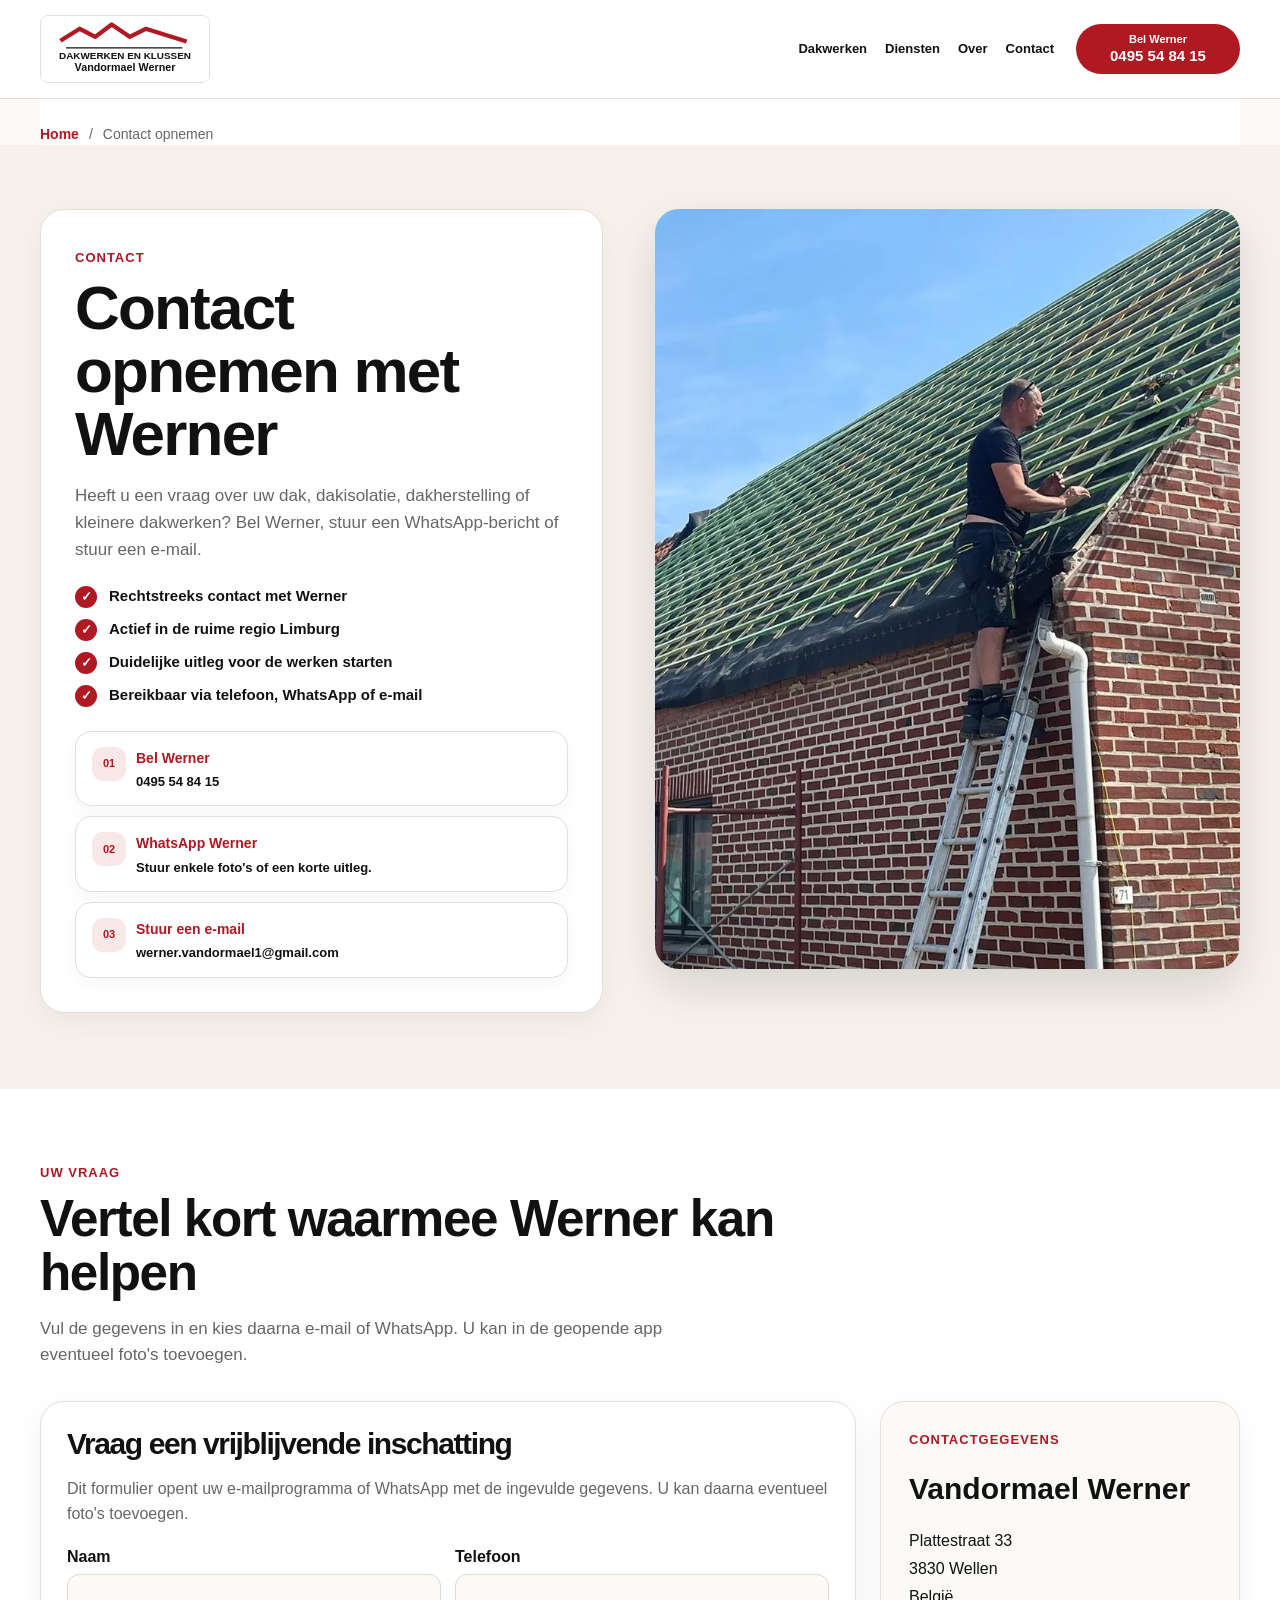
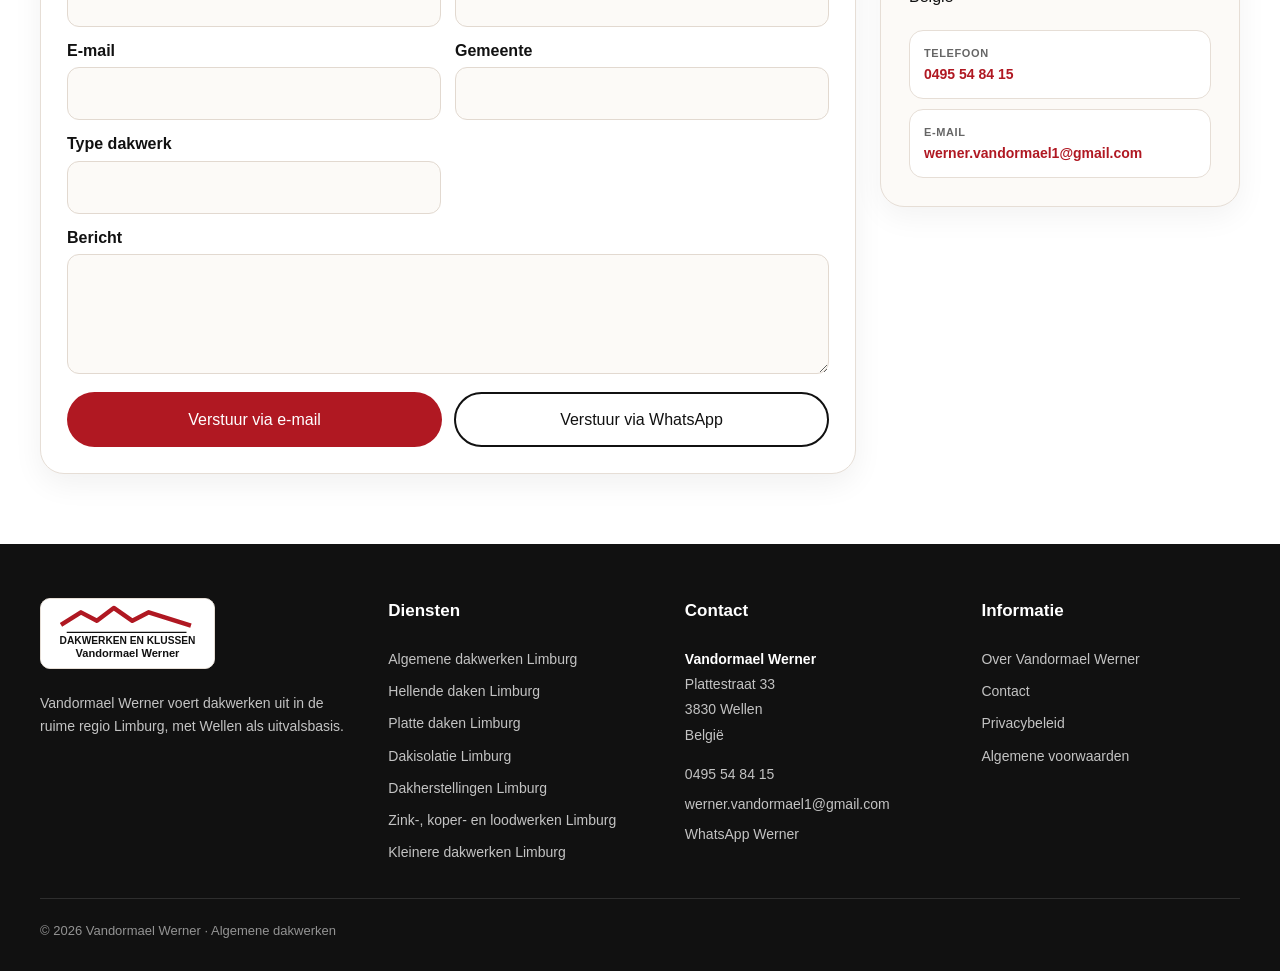
<file: contact/index.html>
<!doctype html><html lang="nl-BE"><head><meta charset="utf-8"><meta name="viewport" content="width=device-width,initial-scale=1"><title>Contact | Vandormael Werner dakwerken Limburg</title><meta name="description" content="Neem contact op met Vandormael Werner voor dakwerken in Limburg. Gevestigd in Wellen en actief in de ruime regio."><meta name="robots" content="noindex,nofollow"><link rel="canonical" href="https://wernervandormael.be/contact/"><meta property="og:type" content="website"><meta property="og:title" content="Contact | Vandormael Werner dakwerken Limburg"><meta property="og:description" content="Neem contact op met Vandormael Werner voor dakwerken in Limburg. Gevestigd in Wellen en actief in de ruime regio."><meta property="og:url" content="https://wernervandormael.be/contact/"><meta property="og:image" content="https://wernervandormael.be/assets/images/optimized/dakwerker-limburg-bedrijfswagen-dakwerken.jpg"><meta name="twitter:card" content="summary_large_image"><meta name="twitter:title" content="Contact | Vandormael Werner dakwerken Limburg"><meta name="twitter:description" content="Neem contact op met Vandormael Werner voor dakwerken in Limburg. Gevestigd in Wellen en actief in de ruime regio."><meta name="twitter:image" content="https://wernervandormael.be/assets/images/optimized/dakwerker-limburg-bedrijfswagen-dakwerken.jpg"><meta name="theme-color" content="#b01822"><link rel="manifest" href="../site.webmanifest"><link rel="stylesheet" href="../assets/css/style.css"><script type="application/ld+json">{"@context":"https://schema.org","@graph":[{"@context":"https://schema.org","@type":"RoofingContractor","name":"Vandormael Werner","description":"Vandormael Werner voert dakwerken uit in de ruime regio Limburg, met Wellen als uitvalsbasis.","url":"https://wernervandormael.be/","telephone":"+32495548415","email":"werner.vandormael1@gmail.com","contactPoint":{"@type":"ContactPoint","telephone":"+32495548415","email":"werner.vandormael1@gmail.com","contactType":"customer service","areaServed":"BE","availableLanguage":"nl-BE"},"address":{"@type":"PostalAddress","streetAddress":"Plattestraat 33","postalCode":"3830","addressLocality":"Wellen","addressCountry":"BE"},"areaServed":["Limburg","Wellen"],"serviceType":["Algemene dakwerken","Hellende daken","Platte daken","Dakisolatie","Dakherstellingen","Zink-, koper- en loodwerken","Kleinere dakwerken"]},{"@type":"BreadcrumbList","itemListElement":[{"@type":"ListItem","position":1,"name":"Home","item":"https://wernervandormael.be/"},{"@type":"ListItem","position":2,"name":"Contact opnemen","item":"https://wernervandormael.be/contact/"}]}]}</script><script defer src="../assets/js/main.js"></script></head><body><header><nav class="nav container" aria-label="Hoofdnavigatie"><a class="brand" href="../" aria-label="Vandormael Werner home"><img src="../assets/images/vandormael-werner-logo.svg" alt="Vandormael Werner Dakwerken en Klussen" width="390" height="155"></a><button class="menu-toggle" aria-expanded="false" aria-controls="main-menu">Menu</button><div class="menu" id="main-menu"><a href="../">Dakwerken</a><details><summary>Diensten</summary><div class="dropdown"><a href="../dakwerken/limburg/">Algemene dakwerken</a><a href="../hellende-daken/limburg/">Hellende daken</a><a href="../platte-daken/limburg/">Platte daken</a><a href="../dakisolatie/limburg/">Dakisolatie</a><a href="../dakherstellingen/limburg/">Dakherstellingen</a><a href="../zinkwerken-koperwerken-loodwerken/limburg/">Zink-, koper- en loodwerken</a><a href="../kleinere-dakwerken/limburg/">Kleinere dakwerken</a></div></details><a href="../over-vandormael-werner/">Over</a><a href="../contact/">Contact</a></div><a class="btn btn-red nav-call" href="tel:+32495548415"><small>Bel Werner</small><strong>0495 54 84 15</strong></a></nav></header><main class="premium-contact-page"><nav class="breadcrumbs container" aria-label="Broodkruimels"><a href="../">Home</a><span>/</span><span aria-current="page">Contact opnemen</span></nav>
  <section class="soft premium-contact-top"><div class="container split premium-contact-intro"><div class="premium-contact-copy"><span class="kicker">Contact</span><h1>Contact opnemen met Werner</h1><p>Heeft u een vraag over uw dak, dakisolatie, dakherstelling of kleinere dakwerken? Bel Werner, stuur een WhatsApp-bericht of stuur een e-mail.</p><ul class="checks"><li>Rechtstreeks contact met Werner</li><li>Actief in de ruime regio Limburg</li><li>Duidelijke uitleg voor de werken starten</li><li>Bereikbaar via telefoon, WhatsApp of e-mail</li></ul><div class="contact-options"><a class="contact-option" href="tel:+32495548415" ><b>01</b><span>Bel Werner</span><strong>0495 54 84 15</strong></a><a class="contact-option" href="https://wa.me/32495548415?text=Dag%20Werner%2C%20ik%20heb%20een%20vraag%20over%20dakwerken." target="_blank" rel="noopener"><b>02</b><span>WhatsApp Werner</span><strong>Stuur enkele foto's of een korte uitleg.</strong></a><a class="contact-option" href="mailto:werner.vandormael1@gmail.com" ><b>03</b><span>Stuur een e-mail</span><strong>werner.vandormael1@gmail.com</strong></a></div></div><figure class="photo premium-contact-photo"><picture><source srcset="../assets/images/webp/werner-vandormael-dakwerker-limburg.webp" type="image/webp"><img class="" src="../assets/images/optimized/werner-vandormael-dakwerker-limburg.jpg" alt="Werner Vandormael aan het werk als dakwerker in Limburg" width="1200" height="800" loading="lazy" decoding="async"></picture></figure></div></section>
  <section class="premium-contact-form-section"><div class="container"><div class="premium-section-heading"><span class="kicker">Uw vraag</span><h2>Vertel kort waarmee Werner kan helpen</h2><p>Vul de gegevens in en kies daarna e-mail of WhatsApp. U kan in de geopende app eventueel foto's toevoegen.</p></div><div class="contact-page"><form class="contact-card contact-form" action="mailto:werner.vandormael1@gmail.com" method="post" enctype="text/plain" data-email="werner.vandormael1@gmail.com" data-whatsapp="https://wa.me/32495548415"><h2>Vraag een vrijblijvende inschatting</h2><p>Dit formulier opent uw e-mailprogramma of WhatsApp met de ingevulde gegevens. U kan daarna eventueel foto's toevoegen.</p><div class="contact-form-fields"><label>Naam<input name="Naam" type="text" required></label><label>Telefoon<input name="Telefoon" type="tel" ></label><label>E-mail<input name="E-mail" type="email" required></label><label>Gemeente<input name="Gemeente" type="text" ></label><label>Type dakwerk<input name="Type dakwerk" type="text" ></label><label class="contact-message">Bericht<textarea name="Bericht" rows="6" required></textarea></label></div><div class="actions"><button class="btn btn-red" type="submit">Verstuur via e-mail</button><a class="btn btn-outline contact-whatsapp-submit" href="https://wa.me/32495548415?text=Dag%20Werner%2C%20ik%20heb%20een%20vraag%20over%20dakwerken." target="_blank" rel="noopener">Verstuur via WhatsApp</a></div></form><aside class="contact-address"><span class="kicker">Contactgegevens</span><h2>Vandormael Werner</h2><address><span>Plattestraat 33</span><span>3830 Wellen</span><span>België</span></address><div class="contact-address-links"><a href="tel:+32495548415"><small>Telefoon</small><strong>0495 54 84 15</strong></a><a href="mailto:werner.vandormael1@gmail.com"><small>E-mail</small><strong>werner.vandormael1@gmail.com</strong></a></div></aside></div></div></section></main><footer><div class="footer-grid container"><div><a class="brand brand-footer" href="../"><img src="../assets/images/vandormael-werner-logo.svg" alt="Vandormael Werner Dakwerken en Klussen" width="390" height="155"></a><p>Vandormael Werner voert dakwerken uit in de ruime regio Limburg, met Wellen als uitvalsbasis.</p></div><div><h2>Diensten</h2><a href="../dakwerken/limburg/">Algemene dakwerken Limburg</a><a href="../hellende-daken/limburg/">Hellende daken Limburg</a><a href="../platte-daken/limburg/">Platte daken Limburg</a><a href="../dakisolatie/limburg/">Dakisolatie Limburg</a><a href="../dakherstellingen/limburg/">Dakherstellingen Limburg</a><a href="../zinkwerken-koperwerken-loodwerken/limburg/">Zink-, koper- en loodwerken Limburg</a><a href="../kleinere-dakwerken/limburg/">Kleinere dakwerken Limburg</a></div><div><h2>Contact</h2><address class="footer-contact"><strong>Vandormael Werner</strong><span>Plattestraat 33</span><span>3830 Wellen</span><span>België</span></address><div class="footer-contact-links"><a href="tel:+32495548415">0495 54 84 15</a><a href="mailto:werner.vandormael1@gmail.com">werner.vandormael1@gmail.com</a><a href="https://wa.me/32495548415?text=Dag%20Werner%2C%20ik%20heb%20een%20vraag%20over%20dakwerken." target="_blank" rel="noopener">WhatsApp Werner</a></div></div><div><h2>Informatie</h2><a href="../over-vandormael-werner/">Over Vandormael Werner</a><a href="../contact/">Contact</a><a href="../privacybeleid/">Privacybeleid</a><a href="../algemene-voorwaarden/">Algemene voorwaarden</a></div></div><div class="copy container">© 2026 Vandormael Werner · Algemene dakwerken</div></footer><a class="mobile-call btn btn-red" href="tel:+32495548415">Bel Werner</a></body></html>
</file>
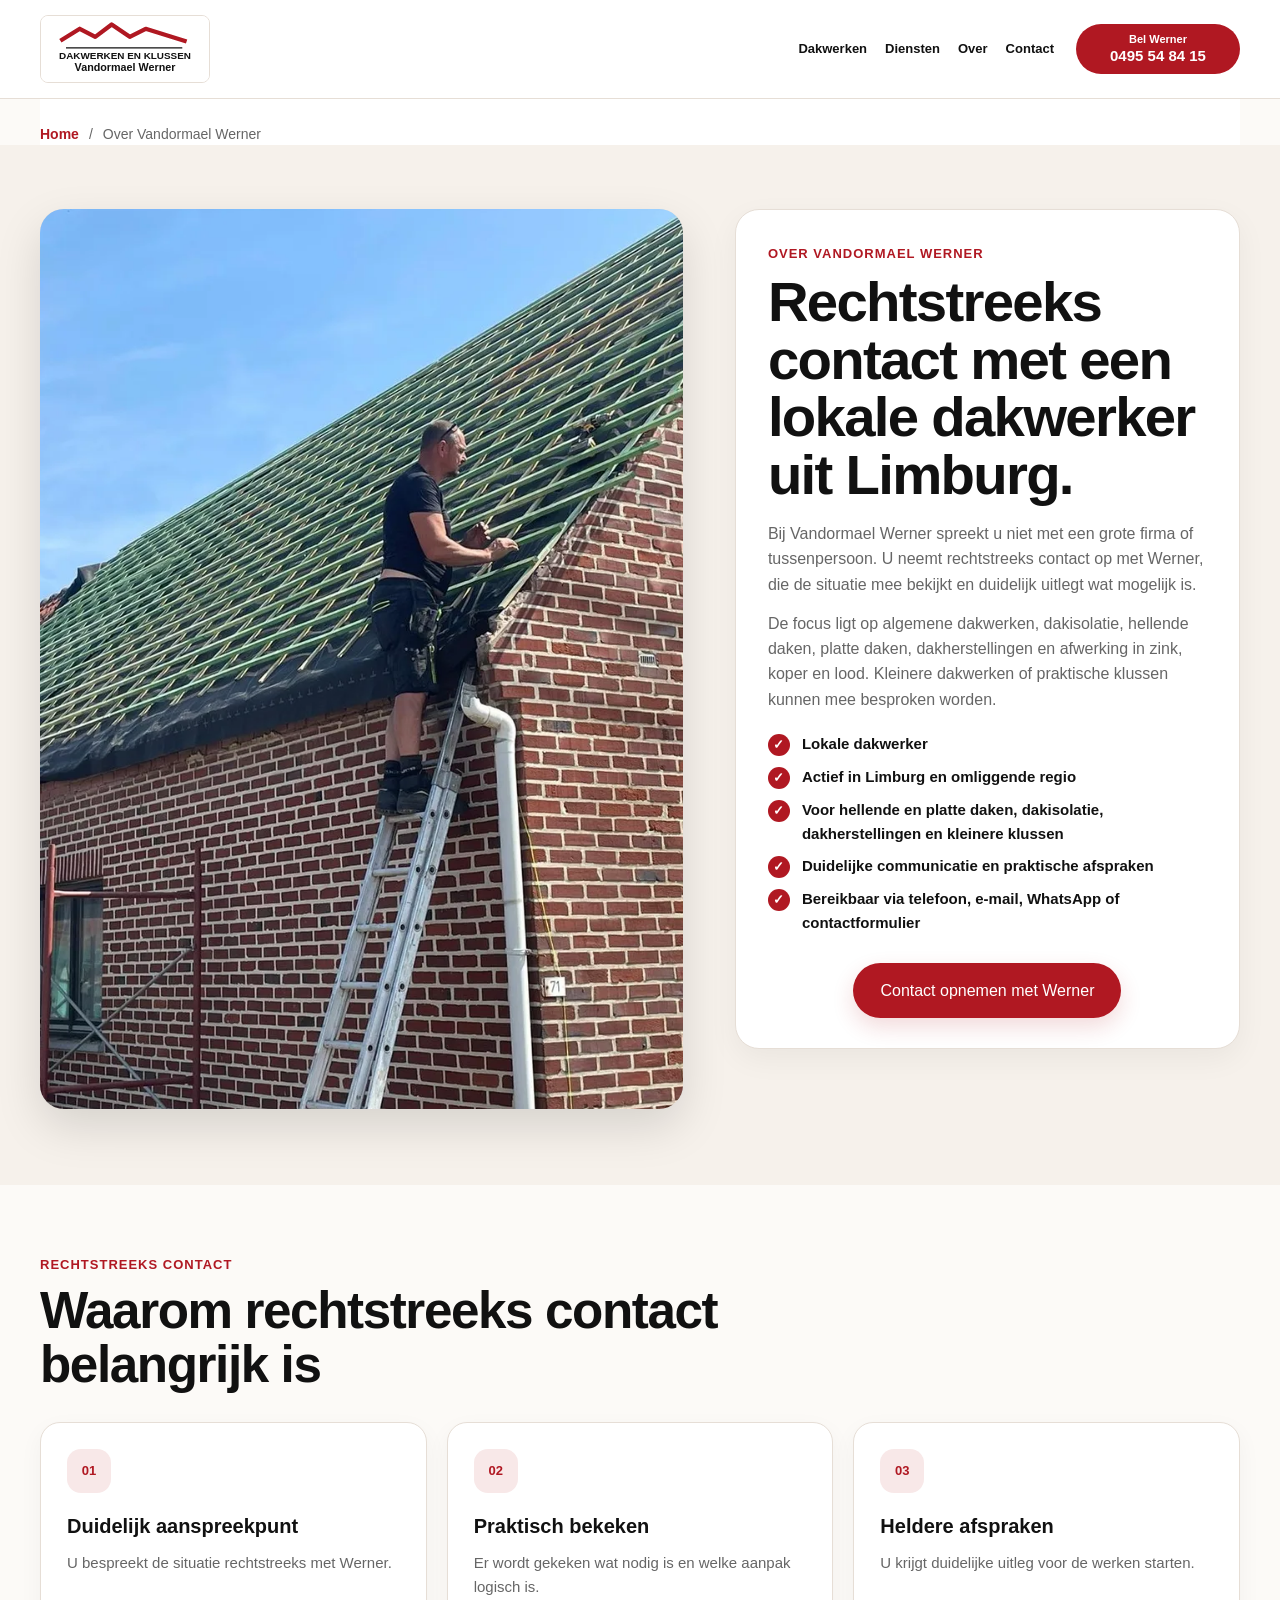
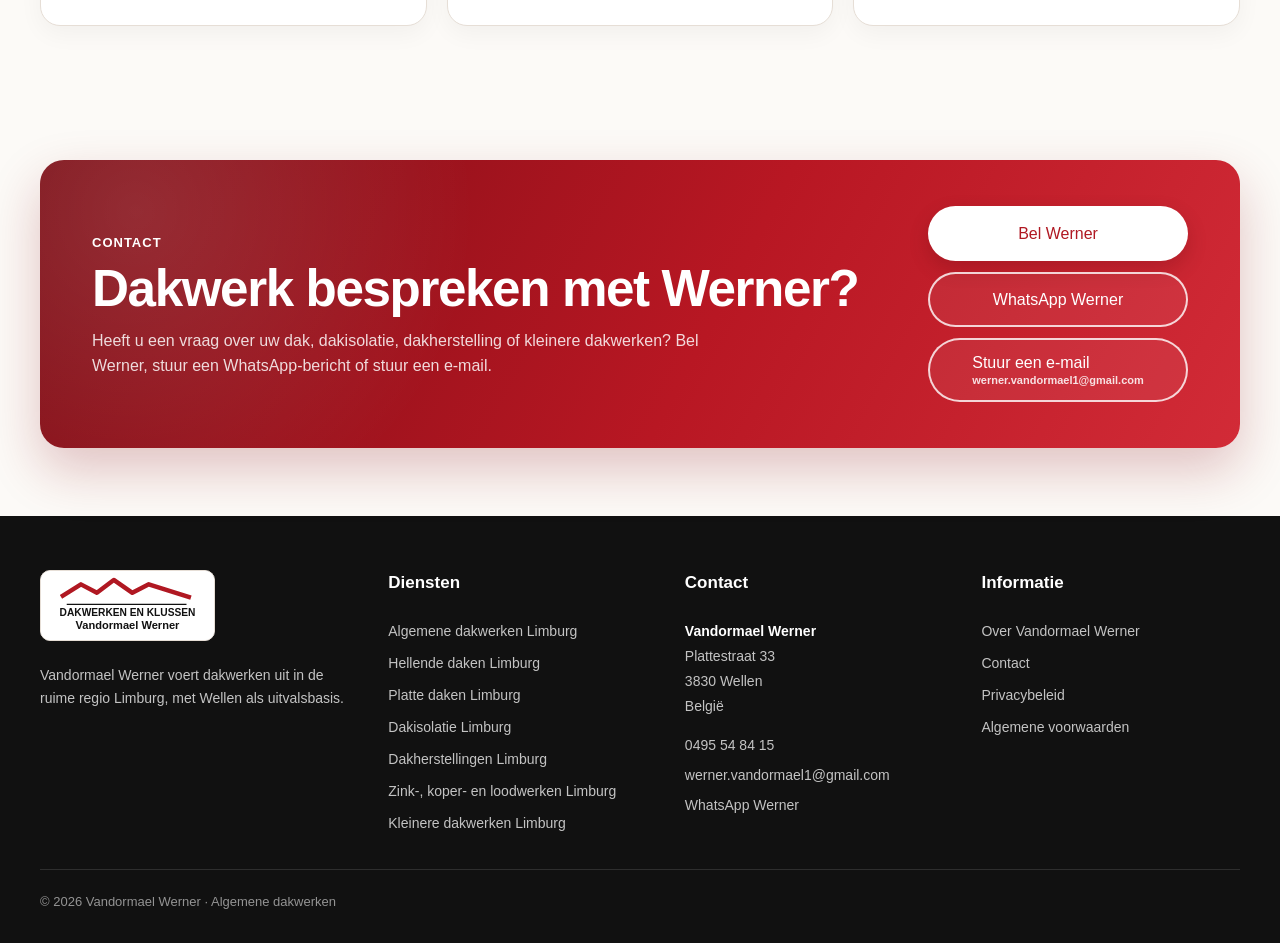
<file: over-vandormael-werner/index.html>
<!doctype html><html lang="nl-BE"><head><meta charset="utf-8"><meta name="viewport" content="width=device-width,initial-scale=1"><title>Over Vandormael Werner | Dakwerker uit Wellen</title><meta name="description" content="Vandormael Werner is een dakwerker uit Wellen die dakwerken uitvoert in de ruime regio Limburg. Voor algemene dakwerken, herstellingen, isolatie en dakafwerking."><meta name="robots" content="noindex,nofollow"><link rel="canonical" href="https://wernervandormael.be/over-vandormael-werner/"><meta property="og:type" content="website"><meta property="og:title" content="Over Vandormael Werner | Dakwerker uit Wellen"><meta property="og:description" content="Vandormael Werner is een dakwerker uit Wellen die dakwerken uitvoert in de ruime regio Limburg. Voor algemene dakwerken, herstellingen, isolatie en dakafwerking."><meta property="og:url" content="https://wernervandormael.be/over-vandormael-werner/"><meta property="og:image" content="https://wernervandormael.be/assets/images/optimized/werner-vandormael-dakwerker-limburg.jpg"><meta name="twitter:card" content="summary_large_image"><meta name="twitter:title" content="Over Vandormael Werner | Dakwerker uit Wellen"><meta name="twitter:description" content="Vandormael Werner is een dakwerker uit Wellen die dakwerken uitvoert in de ruime regio Limburg. Voor algemene dakwerken, herstellingen, isolatie en dakafwerking."><meta name="twitter:image" content="https://wernervandormael.be/assets/images/optimized/werner-vandormael-dakwerker-limburg.jpg"><meta name="theme-color" content="#b01822"><link rel="manifest" href="../site.webmanifest"><link rel="stylesheet" href="../assets/css/style.css"><script type="application/ld+json">{"@context":"https://schema.org","@graph":[{"@context":"https://schema.org","@type":"RoofingContractor","name":"Vandormael Werner","description":"Vandormael Werner voert dakwerken uit in de ruime regio Limburg, met Wellen als uitvalsbasis.","url":"https://wernervandormael.be/","telephone":"+32495548415","email":"werner.vandormael1@gmail.com","contactPoint":{"@type":"ContactPoint","telephone":"+32495548415","email":"werner.vandormael1@gmail.com","contactType":"customer service","areaServed":"BE","availableLanguage":"nl-BE"},"address":{"@type":"PostalAddress","streetAddress":"Plattestraat 33","postalCode":"3830","addressLocality":"Wellen","addressCountry":"BE"},"areaServed":["Limburg","Wellen"],"serviceType":["Algemene dakwerken","Hellende daken","Platte daken","Dakisolatie","Dakherstellingen","Zink-, koper- en loodwerken","Kleinere dakwerken"]},{"@type":"BreadcrumbList","itemListElement":[{"@type":"ListItem","position":1,"name":"Home","item":"https://wernervandormael.be/"},{"@type":"ListItem","position":2,"name":"Over Vandormael Werner","item":"https://wernervandormael.be/over-vandormael-werner/"}]}]}</script><script defer src="../assets/js/main.js"></script></head><body><header><nav class="nav container" aria-label="Hoofdnavigatie"><a class="brand" href="../" aria-label="Vandormael Werner home"><img src="../assets/images/vandormael-werner-logo.svg" alt="Vandormael Werner Dakwerken en Klussen" width="390" height="155"></a><button class="menu-toggle" aria-expanded="false" aria-controls="main-menu">Menu</button><div class="menu" id="main-menu"><a href="../">Dakwerken</a><details><summary>Diensten</summary><div class="dropdown"><a href="../dakwerken/limburg/">Algemene dakwerken</a><a href="../hellende-daken/limburg/">Hellende daken</a><a href="../platte-daken/limburg/">Platte daken</a><a href="../dakisolatie/limburg/">Dakisolatie</a><a href="../dakherstellingen/limburg/">Dakherstellingen</a><a href="../zinkwerken-koperwerken-loodwerken/limburg/">Zink-, koper- en loodwerken</a><a href="../kleinere-dakwerken/limburg/">Kleinere dakwerken</a></div></details><a href="../over-vandormael-werner/">Over</a><a href="../contact/">Contact</a></div><a class="btn btn-red nav-call" href="tel:+32495548415"><small>Bel Werner</small><strong>0495 54 84 15</strong></a></nav></header><main class="about-premium-page"><nav class="breadcrumbs container" aria-label="Broodkruimels"><a href="../">Home</a><span>/</span><span aria-current="page">Over Vandormael Werner</span></nav>
  <section class="soft about-page-top"><div class="container"><div class="split about-premium-grid"><figure class="photo about-premium-photo"><picture><source srcset="../assets/images/webp/werner-vandormael-dakwerker-limburg.webp" type="image/webp"><img class="" src="../assets/images/optimized/werner-vandormael-dakwerker-limburg.jpg" alt="Werner Vandormael aan het werk als dakwerker in Limburg" width="1200" height="800" loading="lazy" decoding="async"></picture></figure><div class="about-premium-copy"><span class="kicker">Over Vandormael Werner</span><h1>Rechtstreeks contact met een lokale dakwerker uit Limburg.</h1><p>Bij Vandormael Werner spreekt u niet met een grote firma of tussenpersoon. U neemt rechtstreeks contact op met Werner, die de situatie mee bekijkt en duidelijk uitlegt wat mogelijk is.</p><p>De focus ligt op algemene dakwerken, dakisolatie, hellende daken, platte daken, dakherstellingen en afwerking in zink, koper en lood. Kleinere dakwerken of praktische klussen kunnen mee besproken worden.</p><ul class="checks"><li>Lokale dakwerker</li><li>Actief in Limburg en omliggende regio</li><li>Voor hellende en platte daken, dakisolatie, dakherstellingen en kleinere klussen</li><li>Duidelijke communicatie en praktische afspraken</li><li>Bereikbaar via telefoon, e-mail, WhatsApp of contactformulier</li></ul><div class="about-card-action"><a class="btn btn-red" href="../contact/">Contact opnemen met Werner</a></div></div></div></div></section>
  <section class="about-trust-section"><div class="container"><div class="premium-section-heading"><span class="kicker">Rechtstreeks contact</span><h2>Waarom rechtstreeks contact belangrijk is</h2></div><div class="about-trust-grid"><article><span>01</span><h3>Duidelijk aanspreekpunt</h3><p>U bespreekt de situatie rechtstreeks met Werner.</p></article><article><span>02</span><h3>Praktisch bekeken</h3><p>Er wordt gekeken wat nodig is en welke aanpak logisch is.</p></article><article><span>03</span><h3>Heldere afspraken</h3><p>U krijgt duidelijke uitleg voor de werken starten.</p></article></div></div></section>
  <section class="about-bottom-cta-section"><div class="container premium-bottom-cta about-bottom-cta"><div><span class="kicker">Contact</span><h2>Dakwerk bespreken met Werner?</h2><p>Heeft u een vraag over uw dak, dakisolatie, dakherstelling of kleinere dakwerken? Bel Werner, stuur een WhatsApp-bericht of stuur een e-mail.</p></div><div class="cta-actions"><a class="btn btn-white" href="tel:+32495548415">Bel Werner</a><a class="btn btn-outline-light" href="https://wa.me/32495548415?text=Dag%20Werner%2C%20ik%20heb%20een%20vraag%20over%20dakwerken." target="_blank" rel="noopener">WhatsApp Werner</a><a class="btn btn-outline-light premium-email-cta" href="mailto:werner.vandormael1@gmail.com"><span>Stuur een e-mail</span><small>werner.vandormael1@gmail.com</small></a></div></div></section></main><footer><div class="footer-grid container"><div><a class="brand brand-footer" href="../"><img src="../assets/images/vandormael-werner-logo.svg" alt="Vandormael Werner Dakwerken en Klussen" width="390" height="155"></a><p>Vandormael Werner voert dakwerken uit in de ruime regio Limburg, met Wellen als uitvalsbasis.</p></div><div><h2>Diensten</h2><a href="../dakwerken/limburg/">Algemene dakwerken Limburg</a><a href="../hellende-daken/limburg/">Hellende daken Limburg</a><a href="../platte-daken/limburg/">Platte daken Limburg</a><a href="../dakisolatie/limburg/">Dakisolatie Limburg</a><a href="../dakherstellingen/limburg/">Dakherstellingen Limburg</a><a href="../zinkwerken-koperwerken-loodwerken/limburg/">Zink-, koper- en loodwerken Limburg</a><a href="../kleinere-dakwerken/limburg/">Kleinere dakwerken Limburg</a></div><div><h2>Contact</h2><address class="footer-contact"><strong>Vandormael Werner</strong><span>Plattestraat 33</span><span>3830 Wellen</span><span>België</span></address><div class="footer-contact-links"><a href="tel:+32495548415">0495 54 84 15</a><a href="mailto:werner.vandormael1@gmail.com">werner.vandormael1@gmail.com</a><a href="https://wa.me/32495548415?text=Dag%20Werner%2C%20ik%20heb%20een%20vraag%20over%20dakwerken." target="_blank" rel="noopener">WhatsApp Werner</a></div></div><div><h2>Informatie</h2><a href="../over-vandormael-werner/">Over Vandormael Werner</a><a href="../contact/">Contact</a><a href="../privacybeleid/">Privacybeleid</a><a href="../algemene-voorwaarden/">Algemene voorwaarden</a></div></div><div class="copy container">© 2026 Vandormael Werner · Algemene dakwerken</div></footer><a class="mobile-call btn btn-red" href="tel:+32495548415">Bel Werner</a></body></html>
</file>
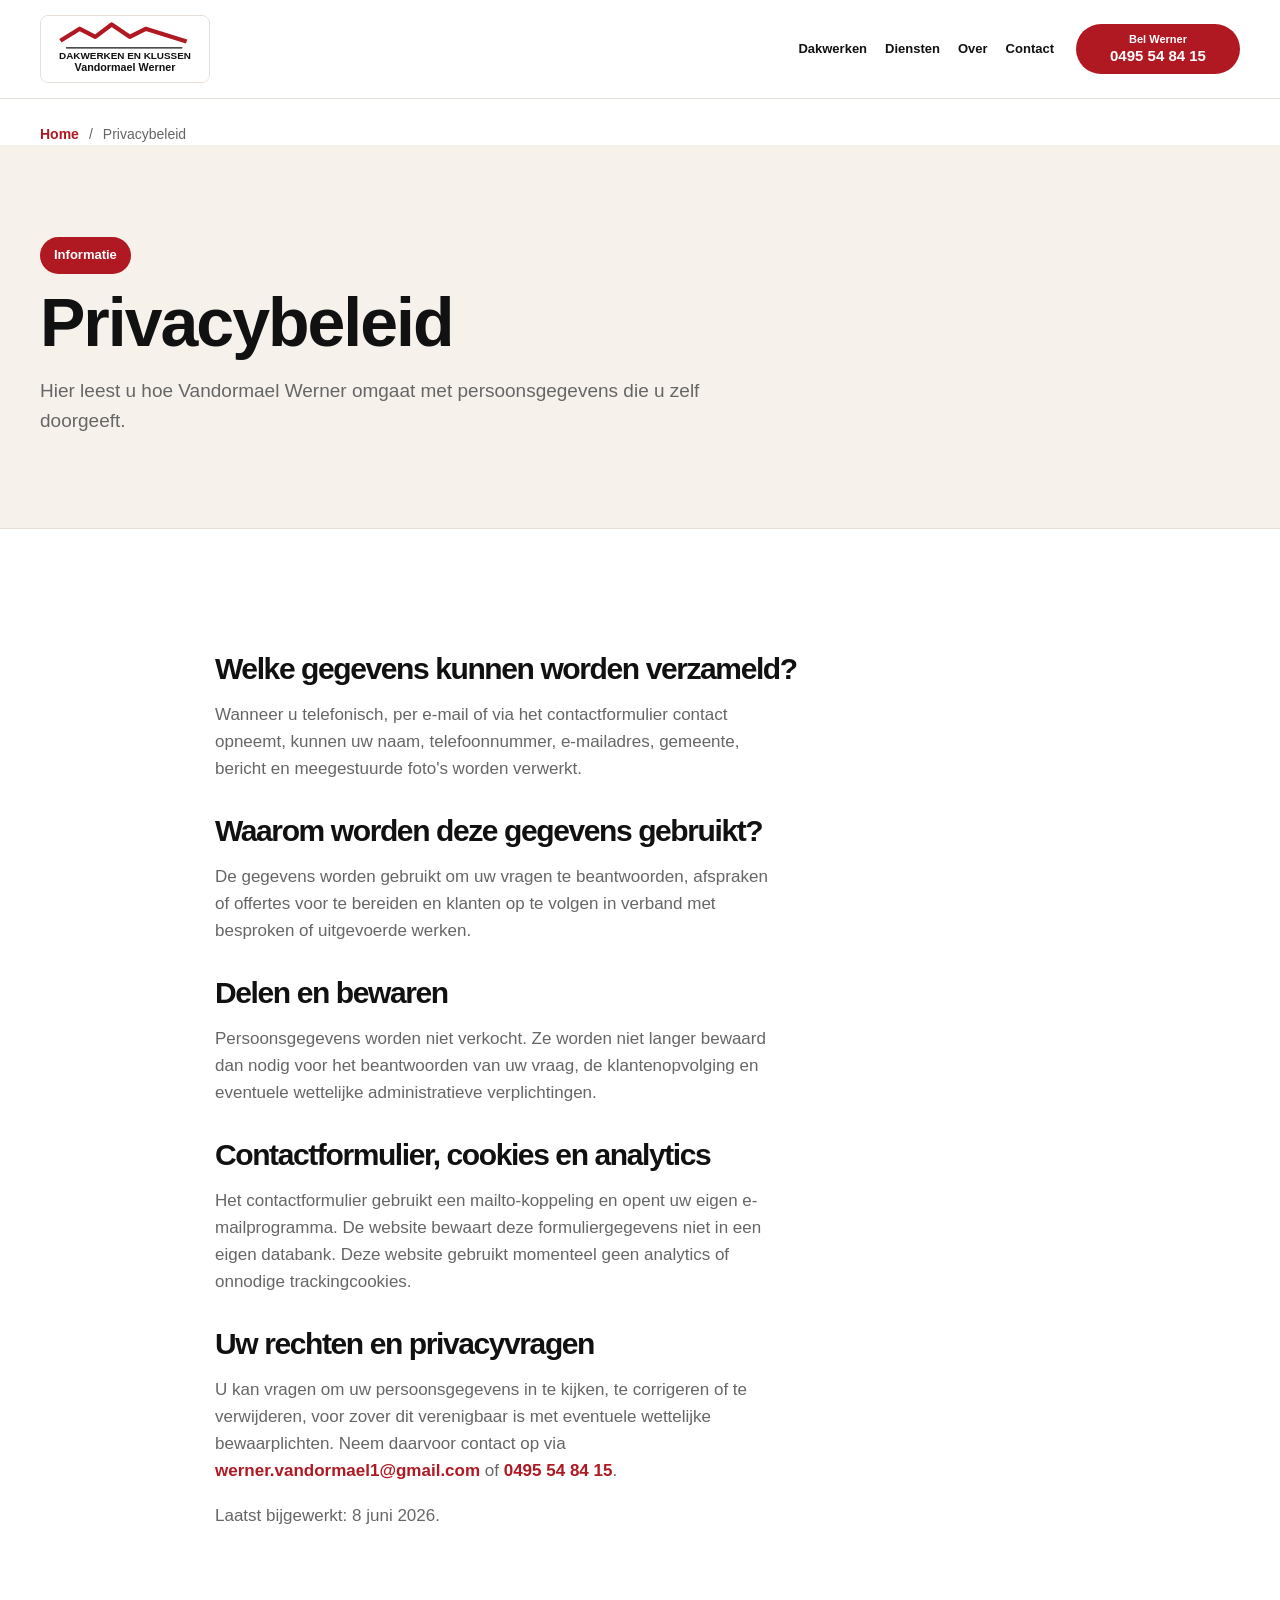
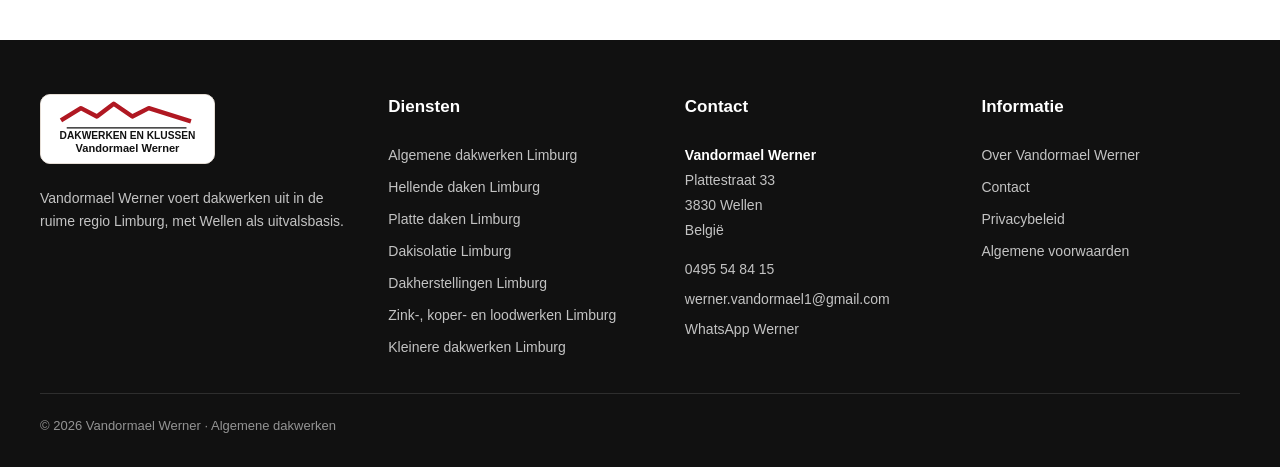
<file: privacybeleid/index.html>
<!doctype html><html lang="nl-BE"><head><meta charset="utf-8"><meta name="viewport" content="width=device-width,initial-scale=1"><title>Privacybeleid | Vandormael Werner</title><meta name="description" content="Lees hoe Vandormael Werner omgaat met persoonsgegevens die u deelt via e-mail, telefoon of het contactformulier."><meta name="robots" content="noindex,nofollow"><link rel="canonical" href="https://wernervandormael.be/privacybeleid/"><meta property="og:type" content="website"><meta property="og:title" content="Privacybeleid | Vandormael Werner"><meta property="og:description" content="Lees hoe Vandormael Werner omgaat met persoonsgegevens die u deelt via e-mail, telefoon of het contactformulier."><meta property="og:url" content="https://wernervandormael.be/privacybeleid/"><meta property="og:image" content="https://wernervandormael.be/assets/images/optimized/dakwerker-limburg-bedrijfswagen-dakwerken.jpg"><meta name="twitter:card" content="summary_large_image"><meta name="twitter:title" content="Privacybeleid | Vandormael Werner"><meta name="twitter:description" content="Lees hoe Vandormael Werner omgaat met persoonsgegevens die u deelt via e-mail, telefoon of het contactformulier."><meta name="twitter:image" content="https://wernervandormael.be/assets/images/optimized/dakwerker-limburg-bedrijfswagen-dakwerken.jpg"><meta name="theme-color" content="#b01822"><link rel="manifest" href="../site.webmanifest"><link rel="stylesheet" href="../assets/css/style.css"><script type="application/ld+json">{"@context":"https://schema.org","@graph":[{"@context":"https://schema.org","@type":"RoofingContractor","name":"Vandormael Werner","description":"Vandormael Werner voert dakwerken uit in de ruime regio Limburg, met Wellen als uitvalsbasis.","url":"https://wernervandormael.be/","telephone":"+32495548415","email":"werner.vandormael1@gmail.com","contactPoint":{"@type":"ContactPoint","telephone":"+32495548415","email":"werner.vandormael1@gmail.com","contactType":"customer service","areaServed":"BE","availableLanguage":"nl-BE"},"address":{"@type":"PostalAddress","streetAddress":"Plattestraat 33","postalCode":"3830","addressLocality":"Wellen","addressCountry":"BE"},"areaServed":["Limburg","Wellen"],"serviceType":["Algemene dakwerken","Hellende daken","Platte daken","Dakisolatie","Dakherstellingen","Zink-, koper- en loodwerken","Kleinere dakwerken"]},{"@type":"BreadcrumbList","itemListElement":[{"@type":"ListItem","position":1,"name":"Home","item":"https://wernervandormael.be/"},{"@type":"ListItem","position":2,"name":"Privacybeleid","item":"https://wernervandormael.be/privacybeleid/"}]}]}</script><script defer src="../assets/js/main.js"></script></head><body><header><nav class="nav container" aria-label="Hoofdnavigatie"><a class="brand" href="../" aria-label="Vandormael Werner home"><img src="../assets/images/vandormael-werner-logo.svg" alt="Vandormael Werner Dakwerken en Klussen" width="390" height="155"></a><button class="menu-toggle" aria-expanded="false" aria-controls="main-menu">Menu</button><div class="menu" id="main-menu"><a href="../">Dakwerken</a><details><summary>Diensten</summary><div class="dropdown"><a href="../dakwerken/limburg/">Algemene dakwerken</a><a href="../hellende-daken/limburg/">Hellende daken</a><a href="../platte-daken/limburg/">Platte daken</a><a href="../dakisolatie/limburg/">Dakisolatie</a><a href="../dakherstellingen/limburg/">Dakherstellingen</a><a href="../zinkwerken-koperwerken-loodwerken/limburg/">Zink-, koper- en loodwerken</a><a href="../kleinere-dakwerken/limburg/">Kleinere dakwerken</a></div></details><a href="../over-vandormael-werner/">Over</a><a href="../contact/">Contact</a></div><a class="btn btn-red nav-call" href="tel:+32495548415"><small>Bel Werner</small><strong>0495 54 84 15</strong></a></nav></header><main><nav class="breadcrumbs container" aria-label="Broodkruimels"><a href="../">Home</a><span>/</span><span aria-current="page">Privacybeleid</span></nav><section class="page-hero"><div class="container"><span class="eyebrow">Informatie</span><h1>Privacybeleid</h1><p>Hier leest u hoe Vandormael Werner omgaat met persoonsgegevens die u zelf doorgeeft.</p></div></section><section><article class="container prose"><h2>Welke gegevens kunnen worden verzameld?</h2><p>Wanneer u telefonisch, per e-mail of via het contactformulier contact opneemt, kunnen uw naam, telefoonnummer, e-mailadres, gemeente, bericht en meegestuurde foto's worden verwerkt.</p><h2>Waarom worden deze gegevens gebruikt?</h2><p>De gegevens worden gebruikt om uw vragen te beantwoorden, afspraken of offertes voor te bereiden en klanten op te volgen in verband met besproken of uitgevoerde werken.</p><h2>Delen en bewaren</h2><p>Persoonsgegevens worden niet verkocht. Ze worden niet langer bewaard dan nodig voor het beantwoorden van uw vraag, de klantenopvolging en eventuele wettelijke administratieve verplichtingen.</p><h2>Contactformulier, cookies en analytics</h2><p>Het contactformulier gebruikt een mailto-koppeling en opent uw eigen e-mailprogramma. De website bewaart deze formuliergegevens niet in een eigen databank. Deze website gebruikt momenteel geen analytics of onnodige trackingcookies.</p><h2>Uw rechten en privacyvragen</h2><p>U kan vragen om uw persoonsgegevens in te kijken, te corrigeren of te verwijderen, voor zover dit verenigbaar is met eventuele wettelijke bewaarplichten. Neem daarvoor contact op via <a href="mailto:werner.vandormael1@gmail.com">werner.vandormael1@gmail.com</a> of <a href="tel:+32495548415">0495 54 84 15</a>.</p><p>Laatst bijgewerkt: 8 juni 2026.</p></article></section></main><footer><div class="footer-grid container"><div><a class="brand brand-footer" href="../"><img src="../assets/images/vandormael-werner-logo.svg" alt="Vandormael Werner Dakwerken en Klussen" width="390" height="155"></a><p>Vandormael Werner voert dakwerken uit in de ruime regio Limburg, met Wellen als uitvalsbasis.</p></div><div><h2>Diensten</h2><a href="../dakwerken/limburg/">Algemene dakwerken Limburg</a><a href="../hellende-daken/limburg/">Hellende daken Limburg</a><a href="../platte-daken/limburg/">Platte daken Limburg</a><a href="../dakisolatie/limburg/">Dakisolatie Limburg</a><a href="../dakherstellingen/limburg/">Dakherstellingen Limburg</a><a href="../zinkwerken-koperwerken-loodwerken/limburg/">Zink-, koper- en loodwerken Limburg</a><a href="../kleinere-dakwerken/limburg/">Kleinere dakwerken Limburg</a></div><div><h2>Contact</h2><address class="footer-contact"><strong>Vandormael Werner</strong><span>Plattestraat 33</span><span>3830 Wellen</span><span>België</span></address><div class="footer-contact-links"><a href="tel:+32495548415">0495 54 84 15</a><a href="mailto:werner.vandormael1@gmail.com">werner.vandormael1@gmail.com</a><a href="https://wa.me/32495548415?text=Dag%20Werner%2C%20ik%20heb%20een%20vraag%20over%20dakwerken." target="_blank" rel="noopener">WhatsApp Werner</a></div></div><div><h2>Informatie</h2><a href="../over-vandormael-werner/">Over Vandormael Werner</a><a href="../contact/">Contact</a><a href="../privacybeleid/">Privacybeleid</a><a href="../algemene-voorwaarden/">Algemene voorwaarden</a></div></div><div class="copy container">© 2026 Vandormael Werner · Algemene dakwerken</div></footer><a class="mobile-call btn btn-red" href="tel:+32495548415">Bel Werner</a></body></html>
</file>
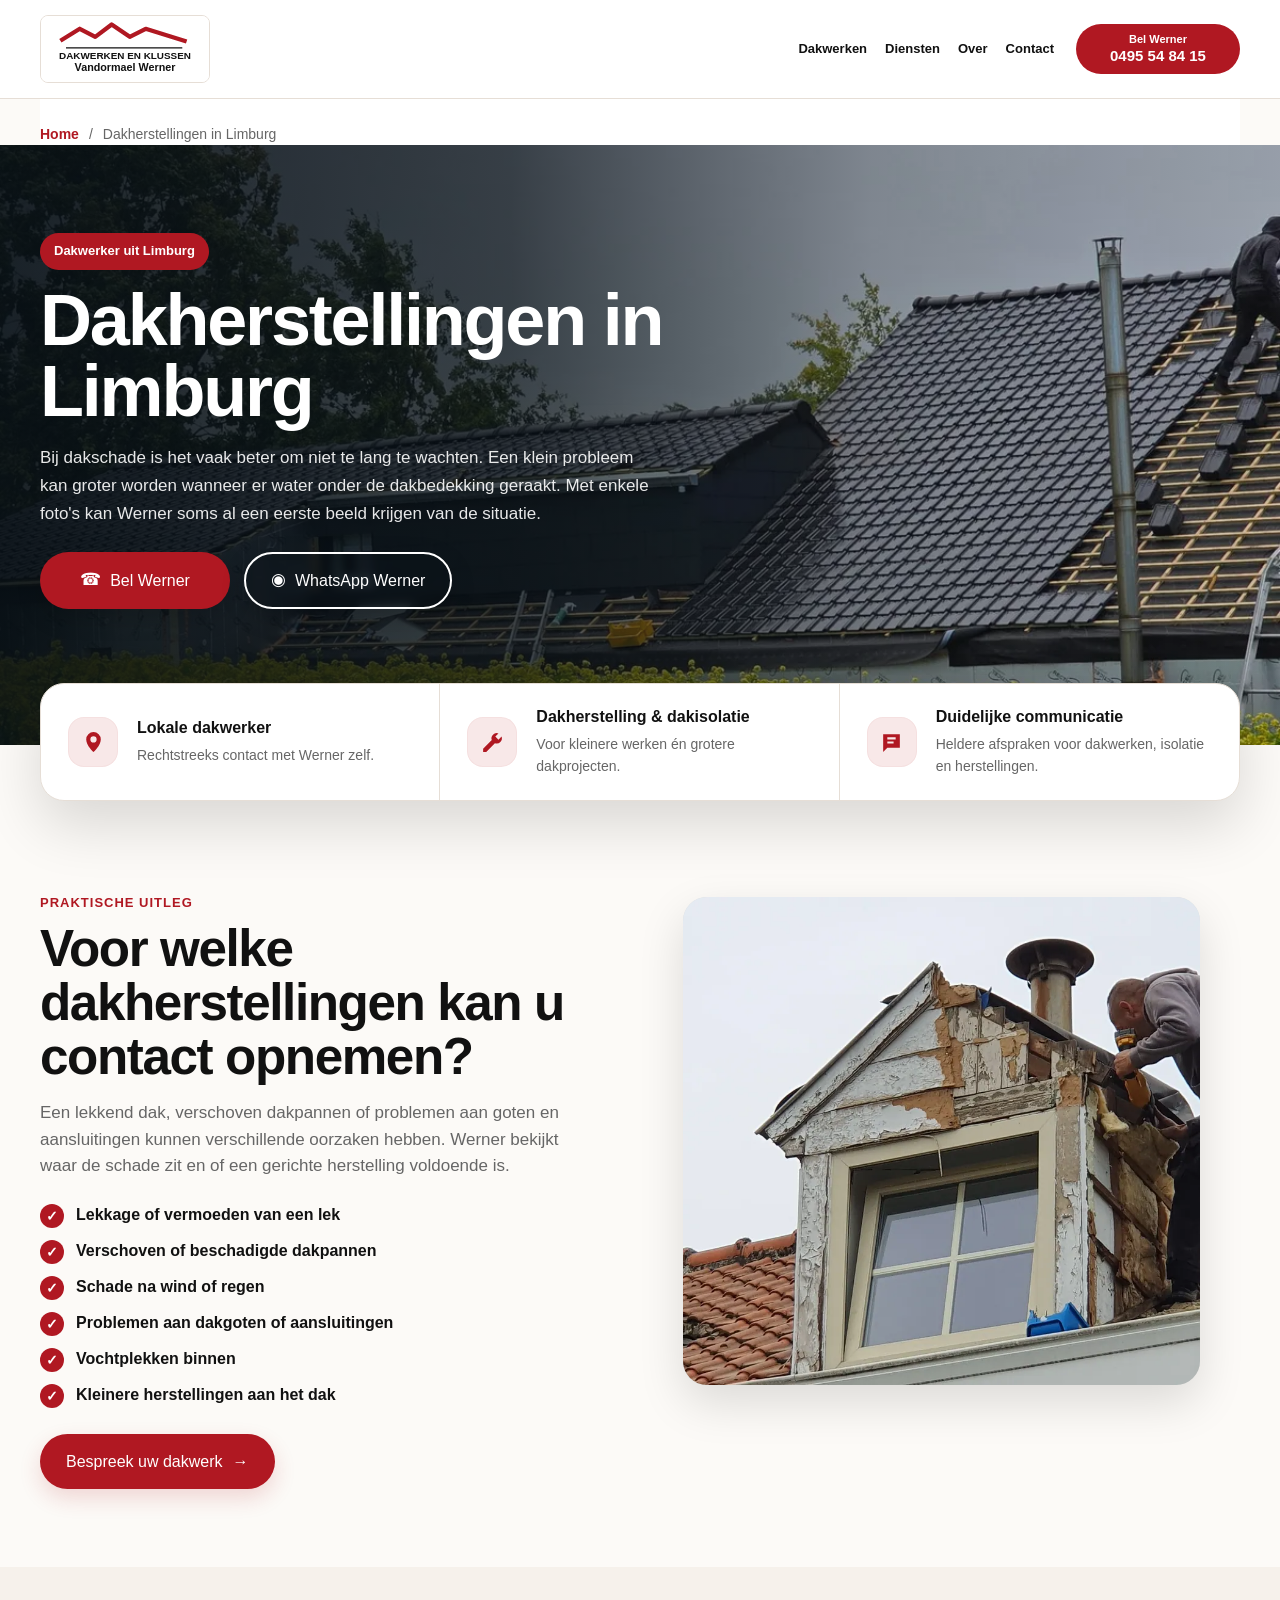
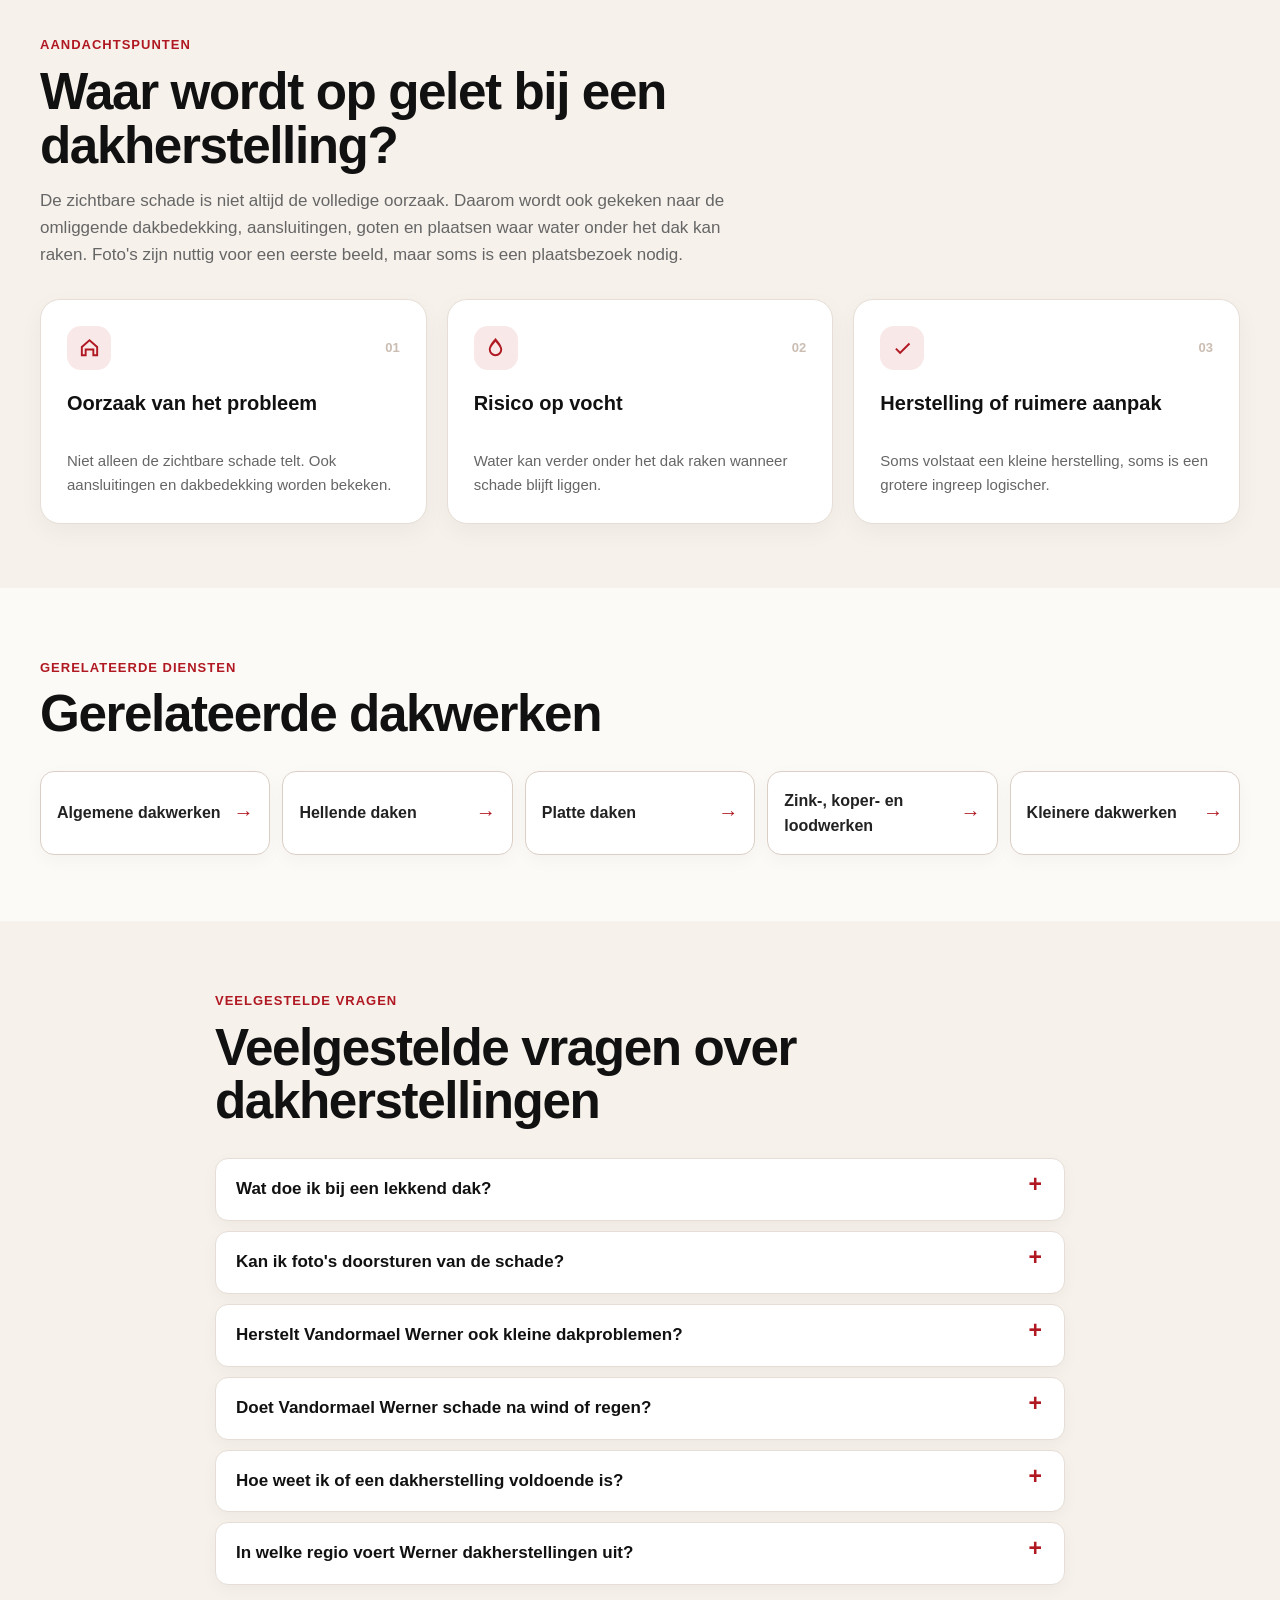
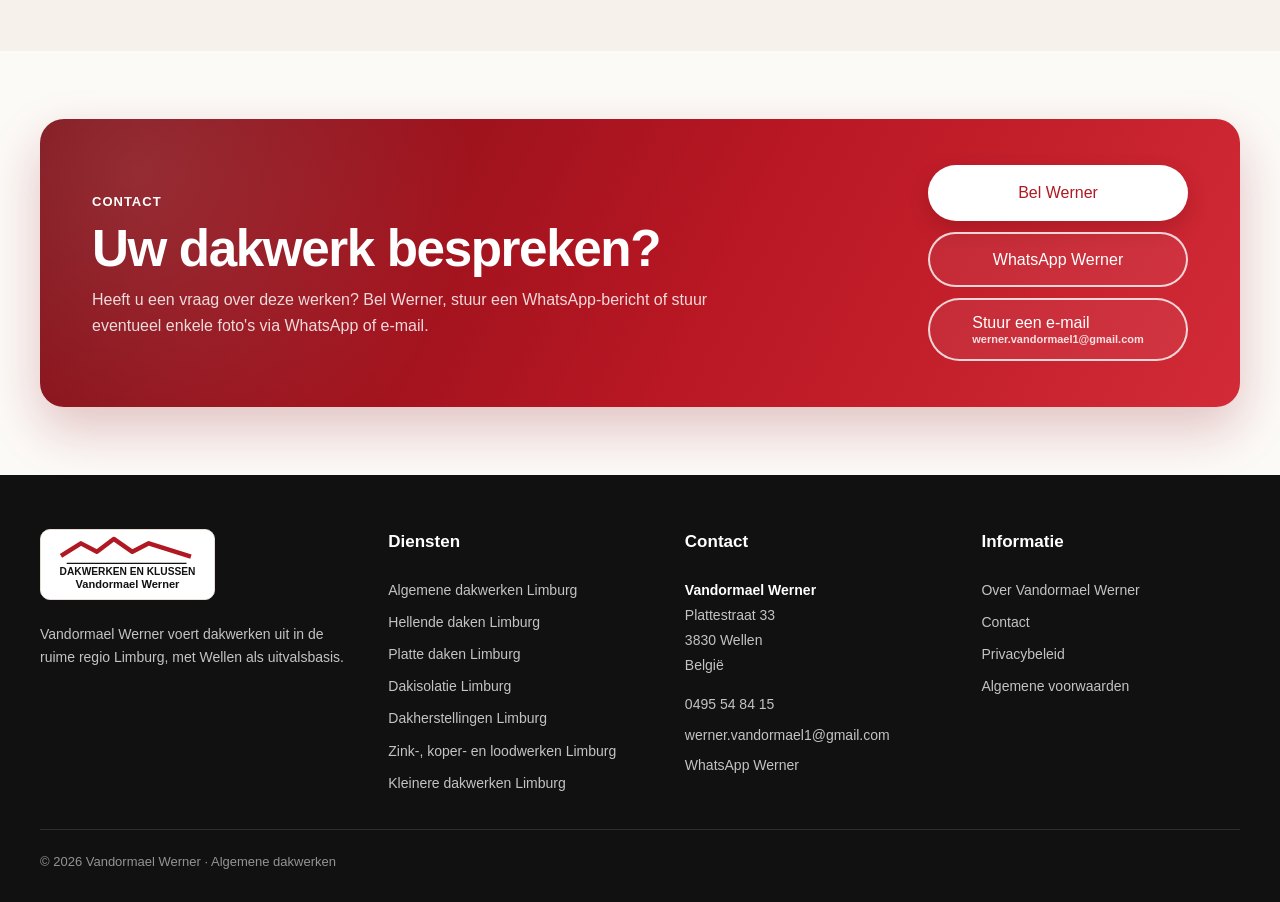
<file: dakherstellingen/limburg/index.html>
<!doctype html><html lang="nl-BE"><head><meta charset="utf-8"><meta name="viewport" content="width=device-width,initial-scale=1"><title>Dakherstelling Limburg | Lekkend dak herstellen | Vandormael Werner</title><meta name="description" content="Dakherstelling in Limburg nodig? Vandormael Werner helpt bij lekkende daken, schade aan dakpannen, goten, aansluitingen en kleinere dakwerken."><meta name="robots" content="noindex,nofollow"><link rel="canonical" href="https://wernervandormael.be/dakherstellingen/limburg/"><meta property="og:type" content="website"><meta property="og:title" content="Dakherstelling Limburg | Lekkend dak herstellen | Vandormael Werner"><meta property="og:description" content="Dakherstelling in Limburg nodig? Vandormael Werner helpt bij lekkende daken, schade aan dakpannen, goten, aansluitingen en kleinere dakwerken."><meta property="og:url" content="https://wernervandormael.be/dakherstellingen/limburg/"><meta property="og:image" content="https://wernervandormael.be/assets/images/optimized/dakherstelling-regio-limburg.jpg"><meta name="twitter:card" content="summary_large_image"><meta name="twitter:title" content="Dakherstelling Limburg | Lekkend dak herstellen | Vandormael Werner"><meta name="twitter:description" content="Dakherstelling in Limburg nodig? Vandormael Werner helpt bij lekkende daken, schade aan dakpannen, goten, aansluitingen en kleinere dakwerken."><meta name="twitter:image" content="https://wernervandormael.be/assets/images/optimized/dakherstelling-regio-limburg.jpg"><meta name="theme-color" content="#b01822"><link rel="manifest" href="../../site.webmanifest"><link rel="stylesheet" href="../../assets/css/style.css"><script type="application/ld+json">{"@context":"https://schema.org","@graph":[{"@context":"https://schema.org","@type":"RoofingContractor","name":"Vandormael Werner","description":"Vandormael Werner voert dakwerken uit in de ruime regio Limburg, met Wellen als uitvalsbasis.","url":"https://wernervandormael.be/","telephone":"+32495548415","email":"werner.vandormael1@gmail.com","contactPoint":{"@type":"ContactPoint","telephone":"+32495548415","email":"werner.vandormael1@gmail.com","contactType":"customer service","areaServed":"BE","availableLanguage":"nl-BE"},"address":{"@type":"PostalAddress","streetAddress":"Plattestraat 33","postalCode":"3830","addressLocality":"Wellen","addressCountry":"BE"},"areaServed":["Limburg","Wellen"],"serviceType":["Algemene dakwerken","Hellende daken","Platte daken","Dakisolatie","Dakherstellingen","Zink-, koper- en loodwerken","Kleinere dakwerken"]},{"@type":"Service","name":"Dakherstellingen in Limburg","url":"https://wernervandormael.be/dakherstellingen/limburg/","provider":{"@type":"RoofingContractor","name":"Vandormael Werner","url":"https://wernervandormael.be/"},"areaServed":"Limburg"},{"@type":"FAQPage","mainEntity":[{"@type":"Question","name":"Wat doe ik bij een lekkend dak?","acceptedAnswer":{"@type":"Answer","text":"Probeer indien mogelijk foto's te maken van de vochtplek en van het dak aan de buitenzijde. Neem daarna contact op om de situatie te bespreken en wacht niet tot de schade groter wordt."}},{"@type":"Question","name":"Kan ik foto's doorsturen van de schade?","acceptedAnswer":{"@type":"Answer","text":"Ja. Stuur duidelijke detailfoto's en enkele overzichtsbeelden door. Daarmee kan Werner soms al inschatten welke onderdelen verder bekeken moeten worden."}},{"@type":"Question","name":"Herstelt Vandormael Werner ook kleine dakproblemen?","acceptedAnswer":{"@type":"Answer","text":"Ja, ook kleinere dakherstellingen kunnen besproken worden. Denk aan een beperkt probleem met dakpannen, een aansluiting of een goot."}},{"@type":"Question","name":"Doet Vandormael Werner schade na wind of regen?","acceptedAnswer":{"@type":"Answer","text":"U kan contact opnemen om schade na wind of regen te laten bekijken. De situatie en de praktische planning worden eerst met u besproken."}},{"@type":"Question","name":"Hoe weet ik of een dakherstelling voldoende is?","acceptedAnswer":{"@type":"Answer","text":"Dat hangt af van de oorzaak, de omvang van de schade en de staat van de rest van het dak. Werner bekijkt eerst of een plaatselijke herstelling logisch is."}},{"@type":"Question","name":"In welke regio voert Werner dakherstellingen uit?","acceptedAnswer":{"@type":"Answer","text":"Werner werkt vanuit Wellen en voert dakherstellingen uit in de ruime regio Limburg."}}]},{"@type":"BreadcrumbList","itemListElement":[{"@type":"ListItem","position":1,"name":"Home","item":"https://wernervandormael.be/"},{"@type":"ListItem","position":2,"name":"Dakherstellingen in Limburg","item":"https://wernervandormael.be/dakherstellingen/limburg/"}]}]}</script><script defer src="../../assets/js/main.js"></script></head><body><header><nav class="nav container" aria-label="Hoofdnavigatie"><a class="brand" href="../../" aria-label="Vandormael Werner home"><img src="../../assets/images/vandormael-werner-logo.svg" alt="Vandormael Werner Dakwerken en Klussen" width="390" height="155"></a><button class="menu-toggle" aria-expanded="false" aria-controls="main-menu">Menu</button><div class="menu" id="main-menu"><a href="../../">Dakwerken</a><details><summary>Diensten</summary><div class="dropdown"><a href="../../dakwerken/limburg/">Algemene dakwerken</a><a href="../../hellende-daken/limburg/">Hellende daken</a><a href="../../platte-daken/limburg/">Platte daken</a><a href="../../dakisolatie/limburg/">Dakisolatie</a><a href="../../dakherstellingen/limburg/">Dakherstellingen</a><a href="../../zinkwerken-koperwerken-loodwerken/limburg/">Zink-, koper- en loodwerken</a><a href="../../kleinere-dakwerken/limburg/">Kleinere dakwerken</a></div></details><a href="../../over-vandormael-werner/">Over</a><a href="../../contact/">Contact</a></div><a class="btn btn-red nav-call" href="tel:+32495548415"><small>Bel Werner</small><strong>0495 54 84 15</strong></a></nav></header><main class="premium-service-page"><nav class="breadcrumbs container" aria-label="Broodkruimels"><a href="../../">Home</a><span>/</span><span aria-current="page">Dakherstellingen in Limburg</span></nav>
  <section class="premium-service-hero"><div class="premium-service-hero-bg"><picture><source srcset="../../assets/images/webp/dakherstelling-regio-limburg.webp" type="image/webp"><img class="" src="../../assets/images/optimized/dakherstelling-regio-limburg.jpg" alt="Dakherstelling aan hellend dak in regio Limburg" width="1200" height="800" fetchpriority="high" decoding="async"></picture></div><div class="container premium-service-hero-inner"><span class="eyebrow">Dakwerker uit Limburg</span><h1>Dakherstellingen in Limburg</h1><p>Bij dakschade is het vaak beter om niet te lang te wachten. Een klein probleem kan groter worden wanneer er water onder de dakbedekking geraakt. Met enkele foto's kan Werner soms al een eerste beeld krijgen van de situatie.</p><div class="actions"><a class="btn btn-red" href="tel:+32495548415"><span aria-hidden="true">☎</span>Bel Werner</a><a class="btn btn-outline-light" href="https://wa.me/32495548415?text=Dag%20Werner%2C%20ik%20heb%20een%20vraag%20over%20dakwerken." target="_blank" rel="noopener"><span aria-hidden="true">◉</span>WhatsApp Werner</a></div></div></section>
  <section class="premium-trust"><div class="container premium-trust-grid"><article><span class="premium-trust-icon" aria-hidden="true"><svg viewBox="0 0 24 24" aria-hidden="true"><path d="M12 21s7-6.1 7-12A7 7 0 1 0 5 9c0 5.9 7 12 7 12zm0-9a3 3 0 1 1 0-6 3 3 0 0 1 0 6z"/></svg></span><div><strong>Lokale dakwerker</strong><p>Rechtstreeks contact met Werner zelf.</p></div></article><article><span class="premium-trust-icon" aria-hidden="true"><svg viewBox="0 0 24 24" aria-hidden="true"><path d="m14.7 6.3 3-3a5 5 0 0 0-6.4 6.4L3 18v3h3l8.3-8.3a5 5 0 0 0 6.4-6.4l-3 3-3-3z"/></svg></span><div><strong>Dakherstelling &amp; dakisolatie</strong><p>Voor kleinere werken én grotere dakprojecten.</p></div></article><article><span class="premium-trust-icon" aria-hidden="true"><svg viewBox="0 0 24 24" aria-hidden="true"><path d="M4 4h16v13H8l-4 4V4zm4 5h8V7H8v2zm0 4h6v-2H8v2z"/></svg></span><div><strong>Duidelijke communicatie</strong><p>Heldere afspraken voor dakwerken, isolatie en herstellingen.</p></div></article></div></section>
  <section class="premium-practical"><div class="container split premium-practical-grid"><div><span class="kicker">Praktische uitleg</span><h2>Voor welke dakherstellingen kan u contact opnemen?</h2><p>Een lekkend dak, verschoven dakpannen of problemen aan goten en aansluitingen kunnen verschillende oorzaken hebben. Werner bekijkt waar de schade zit en of een gerichte herstelling voldoende is.</p><ul class="checks"><li>Lekkage of vermoeden van een lek</li><li>Verschoven of beschadigde dakpannen</li><li>Schade na wind of regen</li><li>Problemen aan dakgoten of aansluitingen</li><li>Vochtplekken binnen</li><li>Kleinere herstellingen aan het dak</li></ul><a class="btn btn-red" href="../../contact/">Bespreek uw dakwerk <span aria-hidden="true">→</span></a></div><figure class="photo premium-practical-photo"><picture><source srcset="../../assets/images/webp/werner-herstelling-dakkapel-dakrand.webp" type="image/webp"><img class="" src="../../assets/images/optimized/werner-herstelling-dakkapel-dakrand.jpg" alt="Werner voert herstellingswerk uit aan een dakkapel en dakrand" width="1200" height="800" loading="lazy" decoding="async"></picture></figure></div></section>
  <section class="soft premium-attention-section"><div class="container"><div class="premium-section-heading"><span class="kicker">Aandachtspunten</span><h2>Waar wordt op gelet bij een dakherstelling?</h2><p>De zichtbare schade is niet altijd de volledige oorzaak. Daarom wordt ook gekeken naar de omliggende dakbedekking, aansluitingen, goten en plaatsen waar water onder het dak kan raken. Foto's zijn nuttig voor een eerste beeld, maar soms is een plaatsbezoek nodig.</p></div><div class="premium-attention-grid"><article><div class="premium-attention-meta"><span class="premium-attention-icon"><svg viewBox="0 0 24 24" aria-hidden="true"><path d="M3 11 12 3l9 8v10h-6v-6H9v6H3V11zm2 .9V19h2v-6h10v6h2v-7.1l-7-6.2-7 6.2z"/></svg></span><b>01</b></div><h3>Oorzaak van het probleem</h3><p>Niet alleen de zichtbare schade telt. Ook aansluitingen en dakbedekking worden bekeken.</p></article><article><div class="premium-attention-meta"><span class="premium-attention-icon"><svg viewBox="0 0 24 24" aria-hidden="true"><path d="M12 2s7 7.1 7 12a7 7 0 1 1-14 0C5 9.1 12 2 12 2zm0 4.1C9.9 8.7 7 12.2 7 14a5 5 0 0 0 10 0c0-1.8-2.9-5.3-5-7.9z"/></svg></span><b>02</b></div><h3>Risico op vocht</h3><p>Water kan verder onder het dak raken wanneer schade blijft liggen.</p></article><article><div class="premium-attention-meta"><span class="premium-attention-icon"><svg viewBox="0 0 24 24" aria-hidden="true"><path d="m9.5 16.2-3.7-3.7-1.4 1.4 5.1 5.1L20 8.5l-1.4-1.4-9.1 9.1z"/></svg></span><b>03</b></div><h3>Herstelling of ruimere aanpak</h3><p>Soms volstaat een kleine herstelling, soms is een grotere ingreep logischer.</p></article></div></div></section>
  <section class="premium-related-section"><div class="container"><div class="premium-section-heading"><span class="kicker">Gerelateerde diensten</span><h2>Gerelateerde dakwerken</h2></div><div class="premium-related"><a href="../../dakwerken/limburg/"><strong>Algemene dakwerken</strong><span aria-hidden="true">→</span></a><a href="../../hellende-daken/limburg/"><strong>Hellende daken</strong><span aria-hidden="true">→</span></a><a href="../../platte-daken/limburg/"><strong>Platte daken</strong><span aria-hidden="true">→</span></a><a href="../../zinkwerken-koperwerken-loodwerken/limburg/"><strong>Zink-, koper- en loodwerken</strong><span aria-hidden="true">→</span></a><a href="../../kleinere-dakwerken/limburg/"><strong>Kleinere dakwerken</strong><span aria-hidden="true">→</span></a></div></div></section>
  <section class="soft premium-faq-section"><div class="container narrow"><div class="premium-section-heading"><span class="kicker">Veelgestelde vragen</span><h2>Veelgestelde vragen over dakherstellingen</h2></div><div class="faq"><details><summary>Wat doe ik bij een lekkend dak?</summary><p>Probeer indien mogelijk foto's te maken van de vochtplek en van het dak aan de buitenzijde. Neem daarna contact op om de situatie te bespreken en wacht niet tot de schade groter wordt.</p></details><details><summary>Kan ik foto's doorsturen van de schade?</summary><p>Ja. Stuur duidelijke detailfoto's en enkele overzichtsbeelden door. Daarmee kan Werner soms al inschatten welke onderdelen verder bekeken moeten worden.</p></details><details><summary>Herstelt Vandormael Werner ook kleine dakproblemen?</summary><p>Ja, ook kleinere dakherstellingen kunnen besproken worden. Denk aan een beperkt probleem met dakpannen, een aansluiting of een goot.</p></details><details><summary>Doet Vandormael Werner schade na wind of regen?</summary><p>U kan contact opnemen om schade na wind of regen te laten bekijken. De situatie en de praktische planning worden eerst met u besproken.</p></details><details><summary>Hoe weet ik of een dakherstelling voldoende is?</summary><p>Dat hangt af van de oorzaak, de omvang van de schade en de staat van de rest van het dak. Werner bekijkt eerst of een plaatselijke herstelling logisch is.</p></details><details><summary>In welke regio voert Werner dakherstellingen uit?</summary><p>Werner werkt vanuit Wellen en voert dakherstellingen uit in de ruime regio Limburg.</p></details></div></div></section>
  <section class="premium-bottom-cta-section"><div class="container premium-bottom-cta"><div><span class="kicker">Contact</span><h2>Uw dakwerk bespreken?</h2><p>Heeft u een vraag over deze werken? Bel Werner, stuur een WhatsApp-bericht of stuur eventueel enkele foto's via WhatsApp of e-mail.</p></div><div class="cta-actions"><a class="btn btn-white" href="tel:+32495548415">Bel Werner</a><a class="btn btn-outline-light" href="https://wa.me/32495548415?text=Dag%20Werner%2C%20ik%20heb%20een%20vraag%20over%20dakwerken." target="_blank" rel="noopener">WhatsApp Werner</a><a class="btn btn-outline-light premium-email-cta" href="mailto:werner.vandormael1@gmail.com"><span>Stuur een e-mail</span><small>werner.vandormael1@gmail.com</small></a></div></div></section></main><footer><div class="footer-grid container"><div><a class="brand brand-footer" href="../../"><img src="../../assets/images/vandormael-werner-logo.svg" alt="Vandormael Werner Dakwerken en Klussen" width="390" height="155"></a><p>Vandormael Werner voert dakwerken uit in de ruime regio Limburg, met Wellen als uitvalsbasis.</p></div><div><h2>Diensten</h2><a href="../../dakwerken/limburg/">Algemene dakwerken Limburg</a><a href="../../hellende-daken/limburg/">Hellende daken Limburg</a><a href="../../platte-daken/limburg/">Platte daken Limburg</a><a href="../../dakisolatie/limburg/">Dakisolatie Limburg</a><a href="../../dakherstellingen/limburg/">Dakherstellingen Limburg</a><a href="../../zinkwerken-koperwerken-loodwerken/limburg/">Zink-, koper- en loodwerken Limburg</a><a href="../../kleinere-dakwerken/limburg/">Kleinere dakwerken Limburg</a></div><div><h2>Contact</h2><address class="footer-contact"><strong>Vandormael Werner</strong><span>Plattestraat 33</span><span>3830 Wellen</span><span>België</span></address><div class="footer-contact-links"><a href="tel:+32495548415">0495 54 84 15</a><a href="mailto:werner.vandormael1@gmail.com">werner.vandormael1@gmail.com</a><a href="https://wa.me/32495548415?text=Dag%20Werner%2C%20ik%20heb%20een%20vraag%20over%20dakwerken." target="_blank" rel="noopener">WhatsApp Werner</a></div></div><div><h2>Informatie</h2><a href="../../over-vandormael-werner/">Over Vandormael Werner</a><a href="../../contact/">Contact</a><a href="../../privacybeleid/">Privacybeleid</a><a href="../../algemene-voorwaarden/">Algemene voorwaarden</a></div></div><div class="copy container">© 2026 Vandormael Werner · Algemene dakwerken</div></footer><a class="mobile-call btn btn-red" href="tel:+32495548415">Bel Werner</a></body></html>
</file>
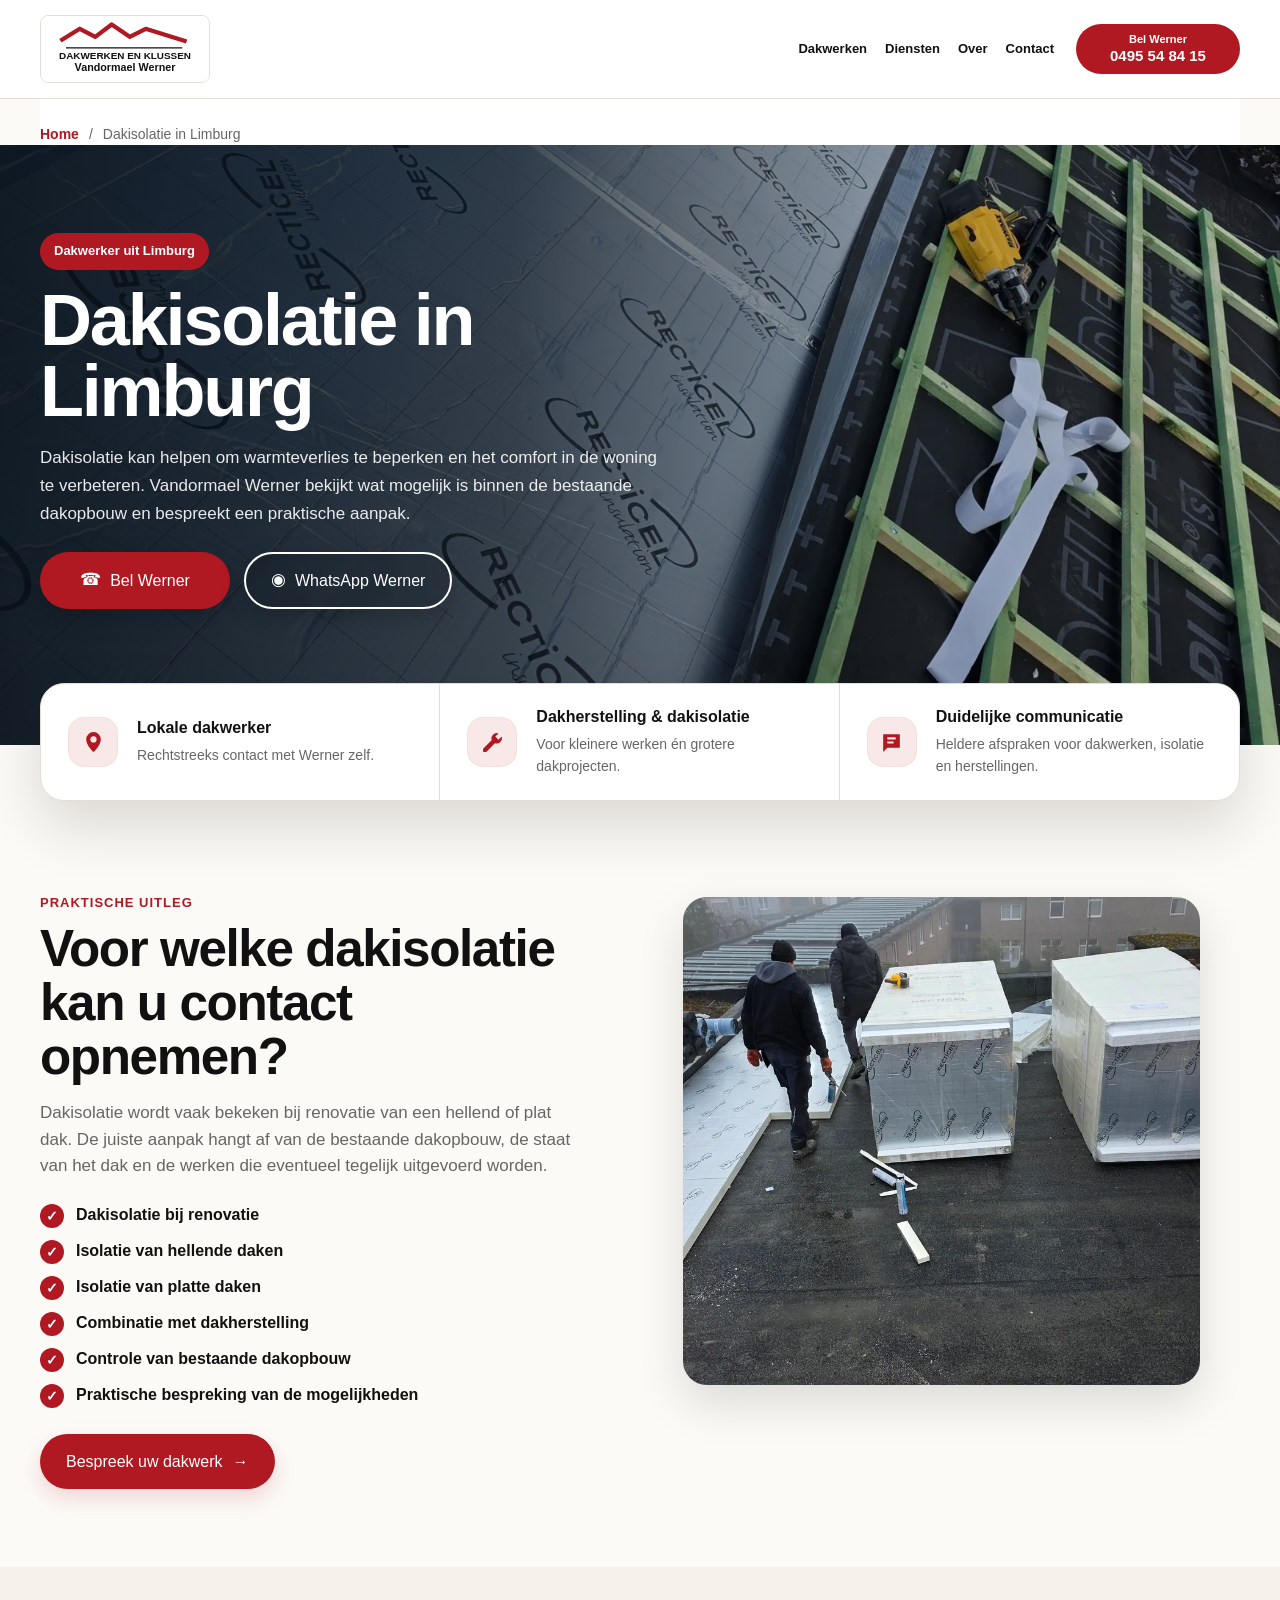
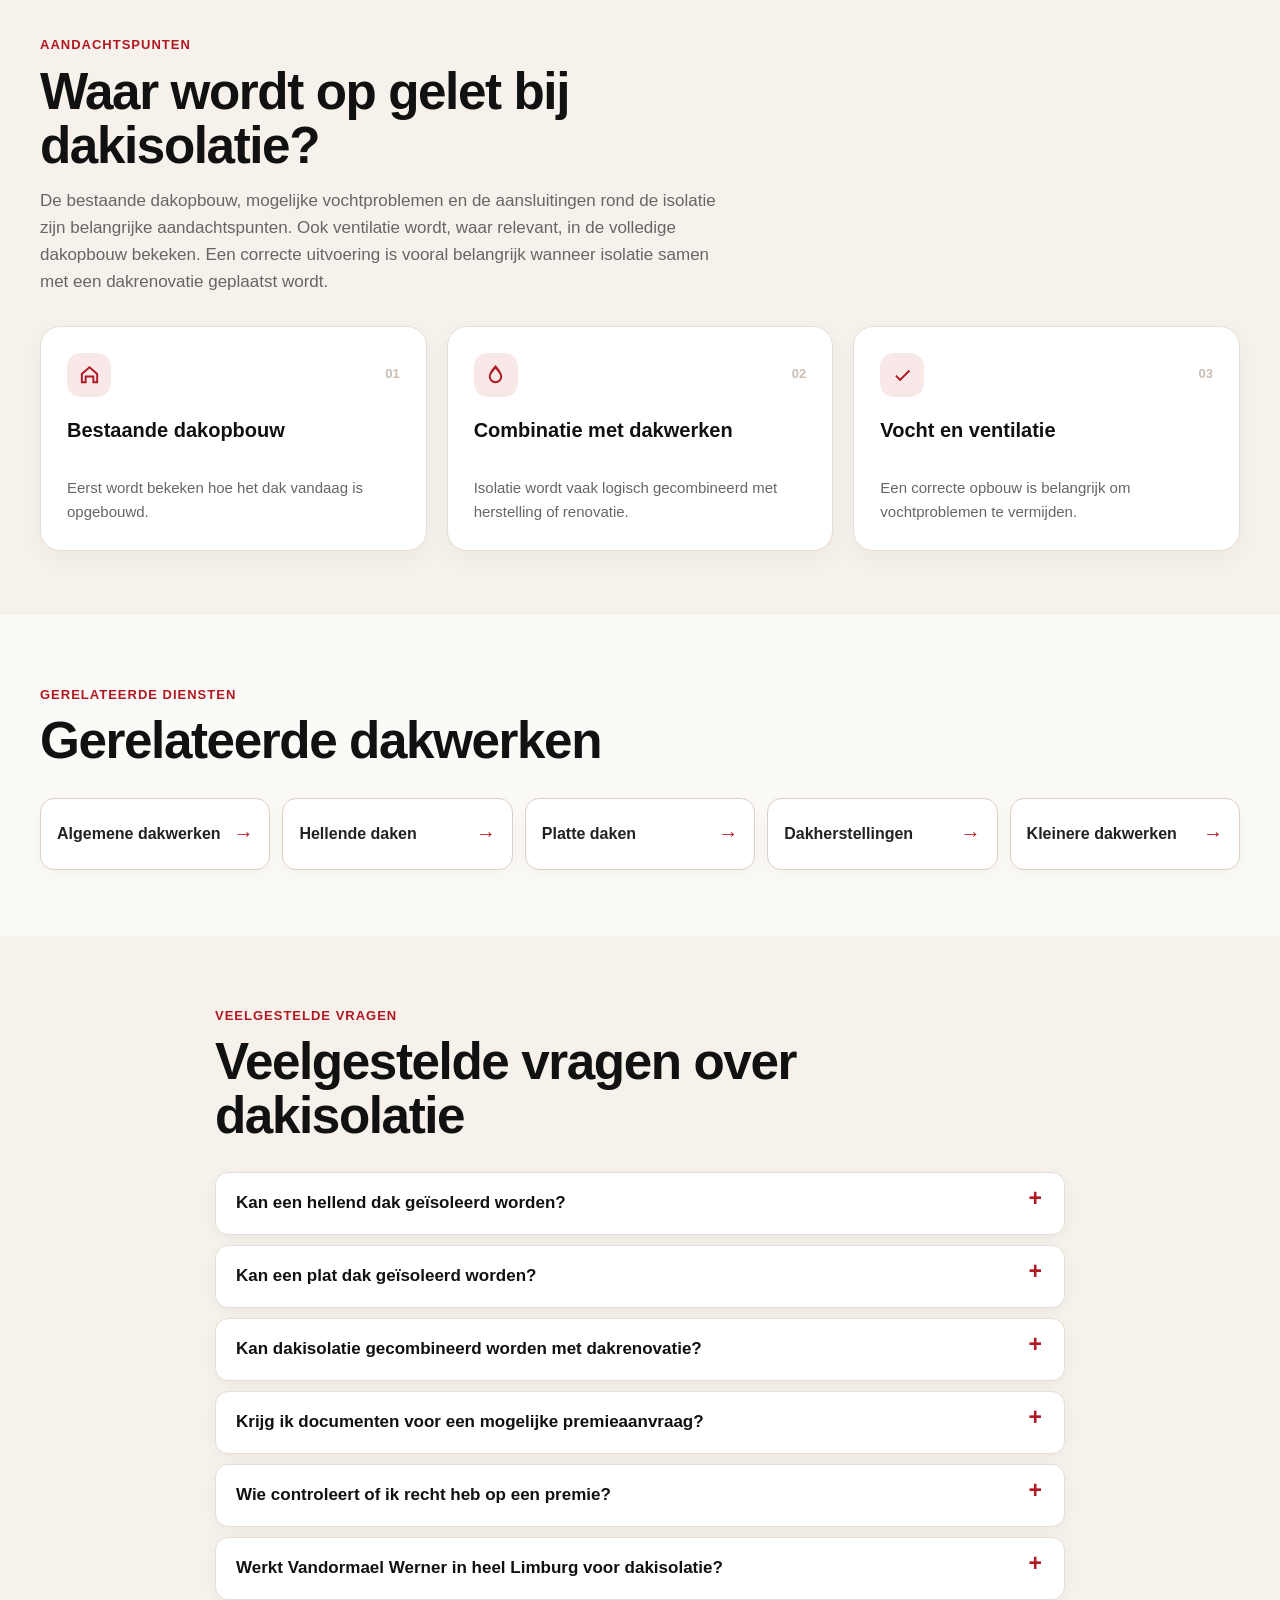
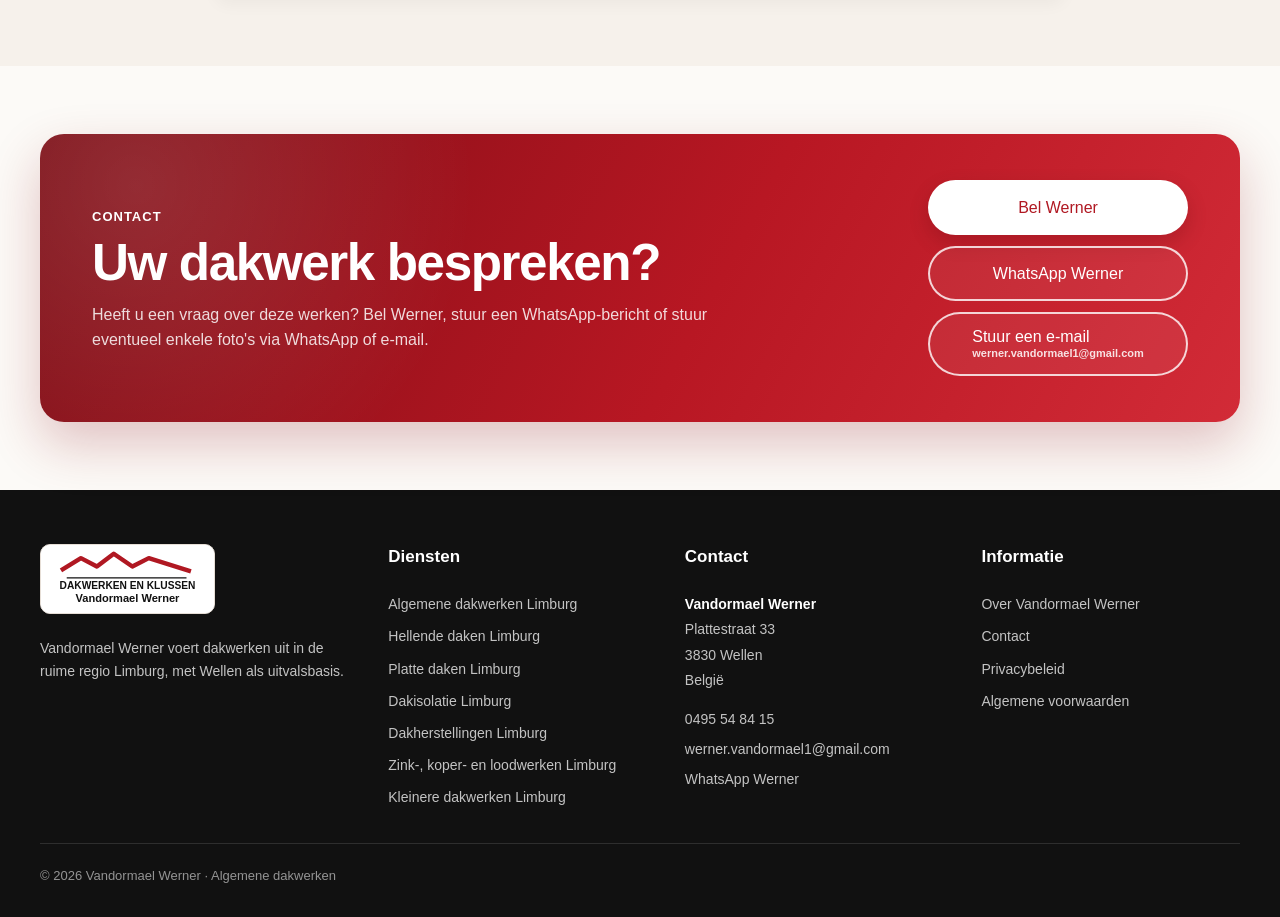
<file: dakisolatie/limburg/index.html>
<!doctype html><html lang="nl-BE"><head><meta charset="utf-8"><meta name="viewport" content="width=device-width,initial-scale=1"><title>Dakisolatie Limburg | Hellend en plat dak isoleren | Vandormael Werner</title><meta name="description" content="Dakisolatie voor hellende en platte daken in Limburg. Vandormael Werner voert dakisolatiewerken uit en bezorgt duidelijke factuurinformatie voor mogelijke premieaanvragen."><meta name="robots" content="noindex,nofollow"><link rel="canonical" href="https://wernervandormael.be/dakisolatie/limburg/"><meta property="og:type" content="website"><meta property="og:title" content="Dakisolatie Limburg | Hellend en plat dak isoleren | Vandormael Werner"><meta property="og:description" content="Dakisolatie voor hellende en platte daken in Limburg. Vandormael Werner voert dakisolatiewerken uit en bezorgt duidelijke factuurinformatie voor mogelijke premieaanvragen."><meta property="og:url" content="https://wernervandormael.be/dakisolatie/limburg/"><meta property="og:image" content="https://wernervandormael.be/assets/images/optimized/dakisolatie-hellend-dak-limburg.jpg"><meta name="twitter:card" content="summary_large_image"><meta name="twitter:title" content="Dakisolatie Limburg | Hellend en plat dak isoleren | Vandormael Werner"><meta name="twitter:description" content="Dakisolatie voor hellende en platte daken in Limburg. Vandormael Werner voert dakisolatiewerken uit en bezorgt duidelijke factuurinformatie voor mogelijke premieaanvragen."><meta name="twitter:image" content="https://wernervandormael.be/assets/images/optimized/dakisolatie-hellend-dak-limburg.jpg"><meta name="theme-color" content="#b01822"><link rel="manifest" href="../../site.webmanifest"><link rel="stylesheet" href="../../assets/css/style.css"><script type="application/ld+json">{"@context":"https://schema.org","@graph":[{"@context":"https://schema.org","@type":"RoofingContractor","name":"Vandormael Werner","description":"Vandormael Werner voert dakwerken uit in de ruime regio Limburg, met Wellen als uitvalsbasis.","url":"https://wernervandormael.be/","telephone":"+32495548415","email":"werner.vandormael1@gmail.com","contactPoint":{"@type":"ContactPoint","telephone":"+32495548415","email":"werner.vandormael1@gmail.com","contactType":"customer service","areaServed":"BE","availableLanguage":"nl-BE"},"address":{"@type":"PostalAddress","streetAddress":"Plattestraat 33","postalCode":"3830","addressLocality":"Wellen","addressCountry":"BE"},"areaServed":["Limburg","Wellen"],"serviceType":["Algemene dakwerken","Hellende daken","Platte daken","Dakisolatie","Dakherstellingen","Zink-, koper- en loodwerken","Kleinere dakwerken"]},{"@type":"Service","name":"Dakisolatie in Limburg","url":"https://wernervandormael.be/dakisolatie/limburg/","provider":{"@type":"RoofingContractor","name":"Vandormael Werner","url":"https://wernervandormael.be/"},"areaServed":"Limburg"},{"@type":"FAQPage","mainEntity":[{"@type":"Question","name":"Kan een hellend dak geïsoleerd worden?","acceptedAnswer":{"@type":"Answer","text":"Ja, dakisolatie kan deel uitmaken van de renovatie van een hellend dak. De aanpak hangt af van de bestaande dakopbouw en de geplande werken."}},{"@type":"Question","name":"Kan een plat dak geïsoleerd worden?","acceptedAnswer":{"@type":"Answer","text":"Ja, ook bij werken aan een plat dak kan isolatie mee bekeken worden. Eerst wordt nagegaan welke opbouw technisch past bij de bestaande situatie."}},{"@type":"Question","name":"Kan dakisolatie gecombineerd worden met dakrenovatie?","acceptedAnswer":{"@type":"Answer","text":"Ja, dat is vaak een logisch moment om de isolatie mee aan te pakken. Zo kunnen dakbedekking, isolatie en aansluitingen samen bekeken worden."}},{"@type":"Question","name":"Krijg ik documenten voor een mogelijke premieaanvraag?","acceptedAnswer":{"@type":"Answer","text":"Bij dakisolatiewerken kan Vandormael Werner de nodige factuurinformatie of uitvoeringsdocumenten bezorgen voor een mogelijke premieaanvraag. Dit is geen garantie op goedkeuring."}},{"@type":"Question","name":"Wie controleert of ik recht heb op een premie?","acceptedAnswer":{"@type":"Answer","text":"De voorwaarden kunnen wijzigen. Controleer daarom altijd de actuele informatie bij de bevoegde overheid of Mijn VerbouwPremie."}},{"@type":"Question","name":"Werkt Vandormael Werner in heel Limburg voor dakisolatie?","acceptedAnswer":{"@type":"Answer","text":"Werner werkt vanuit Wellen en voert dakisolatiewerken uit in de ruime regio Limburg."}}]},{"@type":"BreadcrumbList","itemListElement":[{"@type":"ListItem","position":1,"name":"Home","item":"https://wernervandormael.be/"},{"@type":"ListItem","position":2,"name":"Dakisolatie in Limburg","item":"https://wernervandormael.be/dakisolatie/limburg/"}]}]}</script><script defer src="../../assets/js/main.js"></script></head><body><header><nav class="nav container" aria-label="Hoofdnavigatie"><a class="brand" href="../../" aria-label="Vandormael Werner home"><img src="../../assets/images/vandormael-werner-logo.svg" alt="Vandormael Werner Dakwerken en Klussen" width="390" height="155"></a><button class="menu-toggle" aria-expanded="false" aria-controls="main-menu">Menu</button><div class="menu" id="main-menu"><a href="../../">Dakwerken</a><details><summary>Diensten</summary><div class="dropdown"><a href="../../dakwerken/limburg/">Algemene dakwerken</a><a href="../../hellende-daken/limburg/">Hellende daken</a><a href="../../platte-daken/limburg/">Platte daken</a><a href="../../dakisolatie/limburg/">Dakisolatie</a><a href="../../dakherstellingen/limburg/">Dakherstellingen</a><a href="../../zinkwerken-koperwerken-loodwerken/limburg/">Zink-, koper- en loodwerken</a><a href="../../kleinere-dakwerken/limburg/">Kleinere dakwerken</a></div></details><a href="../../over-vandormael-werner/">Over</a><a href="../../contact/">Contact</a></div><a class="btn btn-red nav-call" href="tel:+32495548415"><small>Bel Werner</small><strong>0495 54 84 15</strong></a></nav></header><main class="premium-service-page"><nav class="breadcrumbs container" aria-label="Broodkruimels"><a href="../../">Home</a><span>/</span><span aria-current="page">Dakisolatie in Limburg</span></nav>
  <section class="premium-service-hero"><div class="premium-service-hero-bg"><picture><source srcset="../../assets/images/webp/dakisolatie-hellend-dak-limburg.webp" type="image/webp"><img class="" src="../../assets/images/optimized/dakisolatie-hellend-dak-limburg.jpg" alt="Dakisolatie bij renovatie van een hellend dak in Limburg" width="1200" height="800" fetchpriority="high" decoding="async"></picture></div><div class="container premium-service-hero-inner"><span class="eyebrow">Dakwerker uit Limburg</span><h1>Dakisolatie in Limburg</h1><p>Dakisolatie kan helpen om warmteverlies te beperken en het comfort in de woning te verbeteren. Vandormael Werner bekijkt wat mogelijk is binnen de bestaande dakopbouw en bespreekt een praktische aanpak.</p><div class="actions"><a class="btn btn-red" href="tel:+32495548415"><span aria-hidden="true">☎</span>Bel Werner</a><a class="btn btn-outline-light" href="https://wa.me/32495548415?text=Dag%20Werner%2C%20ik%20heb%20een%20vraag%20over%20dakwerken." target="_blank" rel="noopener"><span aria-hidden="true">◉</span>WhatsApp Werner</a></div></div></section>
  <section class="premium-trust"><div class="container premium-trust-grid"><article><span class="premium-trust-icon" aria-hidden="true"><svg viewBox="0 0 24 24" aria-hidden="true"><path d="M12 21s7-6.1 7-12A7 7 0 1 0 5 9c0 5.9 7 12 7 12zm0-9a3 3 0 1 1 0-6 3 3 0 0 1 0 6z"/></svg></span><div><strong>Lokale dakwerker</strong><p>Rechtstreeks contact met Werner zelf.</p></div></article><article><span class="premium-trust-icon" aria-hidden="true"><svg viewBox="0 0 24 24" aria-hidden="true"><path d="m14.7 6.3 3-3a5 5 0 0 0-6.4 6.4L3 18v3h3l8.3-8.3a5 5 0 0 0 6.4-6.4l-3 3-3-3z"/></svg></span><div><strong>Dakherstelling &amp; dakisolatie</strong><p>Voor kleinere werken én grotere dakprojecten.</p></div></article><article><span class="premium-trust-icon" aria-hidden="true"><svg viewBox="0 0 24 24" aria-hidden="true"><path d="M4 4h16v13H8l-4 4V4zm4 5h8V7H8v2zm0 4h6v-2H8v2z"/></svg></span><div><strong>Duidelijke communicatie</strong><p>Heldere afspraken voor dakwerken, isolatie en herstellingen.</p></div></article></div></section>
  <section class="premium-practical"><div class="container split premium-practical-grid"><div><span class="kicker">Praktische uitleg</span><h2>Voor welke dakisolatie kan u contact opnemen?</h2><p>Dakisolatie wordt vaak bekeken bij renovatie van een hellend of plat dak. De juiste aanpak hangt af van de bestaande dakopbouw, de staat van het dak en de werken die eventueel tegelijk uitgevoerd worden.</p><ul class="checks"><li>Dakisolatie bij renovatie</li><li>Isolatie van hellende daken</li><li>Isolatie van platte daken</li><li>Combinatie met dakherstelling</li><li>Controle van bestaande dakopbouw</li><li>Praktische bespreking van de mogelijkheden</li></ul><a class="btn btn-red" href="../../contact/">Bespreek uw dakwerk <span aria-hidden="true">→</span></a></div><figure class="photo premium-practical-photo"><picture><source srcset="../../assets/images/webp/dakisolatie-platen-plat-dak-werken.webp" type="image/webp"><img class="" src="../../assets/images/optimized/dakisolatie-platen-plat-dak-werken.jpg" alt="Dakisolatie en isolatieplaten op een plat dak tijdens dakwerken" width="1200" height="800" loading="lazy" decoding="async"></picture></figure></div></section>
  <section class="soft premium-attention-section"><div class="container"><div class="premium-section-heading"><span class="kicker">Aandachtspunten</span><h2>Waar wordt op gelet bij dakisolatie?</h2><p>De bestaande dakopbouw, mogelijke vochtproblemen en de aansluitingen rond de isolatie zijn belangrijke aandachtspunten. Ook ventilatie wordt, waar relevant, in de volledige dakopbouw bekeken. Een correcte uitvoering is vooral belangrijk wanneer isolatie samen met een dakrenovatie geplaatst wordt.</p></div><div class="premium-attention-grid"><article><div class="premium-attention-meta"><span class="premium-attention-icon"><svg viewBox="0 0 24 24" aria-hidden="true"><path d="M3 11 12 3l9 8v10h-6v-6H9v6H3V11zm2 .9V19h2v-6h10v6h2v-7.1l-7-6.2-7 6.2z"/></svg></span><b>01</b></div><h3>Bestaande dakopbouw</h3><p>Eerst wordt bekeken hoe het dak vandaag is opgebouwd.</p></article><article><div class="premium-attention-meta"><span class="premium-attention-icon"><svg viewBox="0 0 24 24" aria-hidden="true"><path d="M12 2s7 7.1 7 12a7 7 0 1 1-14 0C5 9.1 12 2 12 2zm0 4.1C9.9 8.7 7 12.2 7 14a5 5 0 0 0 10 0c0-1.8-2.9-5.3-5-7.9z"/></svg></span><b>02</b></div><h3>Combinatie met dakwerken</h3><p>Isolatie wordt vaak logisch gecombineerd met herstelling of renovatie.</p></article><article><div class="premium-attention-meta"><span class="premium-attention-icon"><svg viewBox="0 0 24 24" aria-hidden="true"><path d="m9.5 16.2-3.7-3.7-1.4 1.4 5.1 5.1L20 8.5l-1.4-1.4-9.1 9.1z"/></svg></span><b>03</b></div><h3>Vocht en ventilatie</h3><p>Een correcte opbouw is belangrijk om vochtproblemen te vermijden.</p></article></div></div></section>
  <section class="premium-related-section"><div class="container"><div class="premium-section-heading"><span class="kicker">Gerelateerde diensten</span><h2>Gerelateerde dakwerken</h2></div><div class="premium-related"><a href="../../dakwerken/limburg/"><strong>Algemene dakwerken</strong><span aria-hidden="true">→</span></a><a href="../../hellende-daken/limburg/"><strong>Hellende daken</strong><span aria-hidden="true">→</span></a><a href="../../platte-daken/limburg/"><strong>Platte daken</strong><span aria-hidden="true">→</span></a><a href="../../dakherstellingen/limburg/"><strong>Dakherstellingen</strong><span aria-hidden="true">→</span></a><a href="../../kleinere-dakwerken/limburg/"><strong>Kleinere dakwerken</strong><span aria-hidden="true">→</span></a></div></div></section>
  <section class="soft premium-faq-section"><div class="container narrow"><div class="premium-section-heading"><span class="kicker">Veelgestelde vragen</span><h2>Veelgestelde vragen over dakisolatie</h2></div><div class="faq"><details><summary>Kan een hellend dak geïsoleerd worden?</summary><p>Ja, dakisolatie kan deel uitmaken van de renovatie van een hellend dak. De aanpak hangt af van de bestaande dakopbouw en de geplande werken.</p></details><details><summary>Kan een plat dak geïsoleerd worden?</summary><p>Ja, ook bij werken aan een plat dak kan isolatie mee bekeken worden. Eerst wordt nagegaan welke opbouw technisch past bij de bestaande situatie.</p></details><details><summary>Kan dakisolatie gecombineerd worden met dakrenovatie?</summary><p>Ja, dat is vaak een logisch moment om de isolatie mee aan te pakken. Zo kunnen dakbedekking, isolatie en aansluitingen samen bekeken worden.</p></details><details><summary>Krijg ik documenten voor een mogelijke premieaanvraag?</summary><p>Bij dakisolatiewerken kan Vandormael Werner de nodige factuurinformatie of uitvoeringsdocumenten bezorgen voor een mogelijke premieaanvraag. Dit is geen garantie op goedkeuring.</p></details><details><summary>Wie controleert of ik recht heb op een premie?</summary><p>De voorwaarden kunnen wijzigen. Controleer daarom altijd de actuele informatie bij de bevoegde overheid of Mijn VerbouwPremie.</p></details><details><summary>Werkt Vandormael Werner in heel Limburg voor dakisolatie?</summary><p>Werner werkt vanuit Wellen en voert dakisolatiewerken uit in de ruime regio Limburg.</p></details></div></div></section>
  <section class="premium-bottom-cta-section"><div class="container premium-bottom-cta"><div><span class="kicker">Contact</span><h2>Uw dakwerk bespreken?</h2><p>Heeft u een vraag over deze werken? Bel Werner, stuur een WhatsApp-bericht of stuur eventueel enkele foto's via WhatsApp of e-mail.</p></div><div class="cta-actions"><a class="btn btn-white" href="tel:+32495548415">Bel Werner</a><a class="btn btn-outline-light" href="https://wa.me/32495548415?text=Dag%20Werner%2C%20ik%20heb%20een%20vraag%20over%20dakwerken." target="_blank" rel="noopener">WhatsApp Werner</a><a class="btn btn-outline-light premium-email-cta" href="mailto:werner.vandormael1@gmail.com"><span>Stuur een e-mail</span><small>werner.vandormael1@gmail.com</small></a></div></div></section></main><footer><div class="footer-grid container"><div><a class="brand brand-footer" href="../../"><img src="../../assets/images/vandormael-werner-logo.svg" alt="Vandormael Werner Dakwerken en Klussen" width="390" height="155"></a><p>Vandormael Werner voert dakwerken uit in de ruime regio Limburg, met Wellen als uitvalsbasis.</p></div><div><h2>Diensten</h2><a href="../../dakwerken/limburg/">Algemene dakwerken Limburg</a><a href="../../hellende-daken/limburg/">Hellende daken Limburg</a><a href="../../platte-daken/limburg/">Platte daken Limburg</a><a href="../../dakisolatie/limburg/">Dakisolatie Limburg</a><a href="../../dakherstellingen/limburg/">Dakherstellingen Limburg</a><a href="../../zinkwerken-koperwerken-loodwerken/limburg/">Zink-, koper- en loodwerken Limburg</a><a href="../../kleinere-dakwerken/limburg/">Kleinere dakwerken Limburg</a></div><div><h2>Contact</h2><address class="footer-contact"><strong>Vandormael Werner</strong><span>Plattestraat 33</span><span>3830 Wellen</span><span>België</span></address><div class="footer-contact-links"><a href="tel:+32495548415">0495 54 84 15</a><a href="mailto:werner.vandormael1@gmail.com">werner.vandormael1@gmail.com</a><a href="https://wa.me/32495548415?text=Dag%20Werner%2C%20ik%20heb%20een%20vraag%20over%20dakwerken." target="_blank" rel="noopener">WhatsApp Werner</a></div></div><div><h2>Informatie</h2><a href="../../over-vandormael-werner/">Over Vandormael Werner</a><a href="../../contact/">Contact</a><a href="../../privacybeleid/">Privacybeleid</a><a href="../../algemene-voorwaarden/">Algemene voorwaarden</a></div></div><div class="copy container">© 2026 Vandormael Werner · Algemene dakwerken</div></footer><a class="mobile-call btn btn-red" href="tel:+32495548415">Bel Werner</a></body></html>
</file>
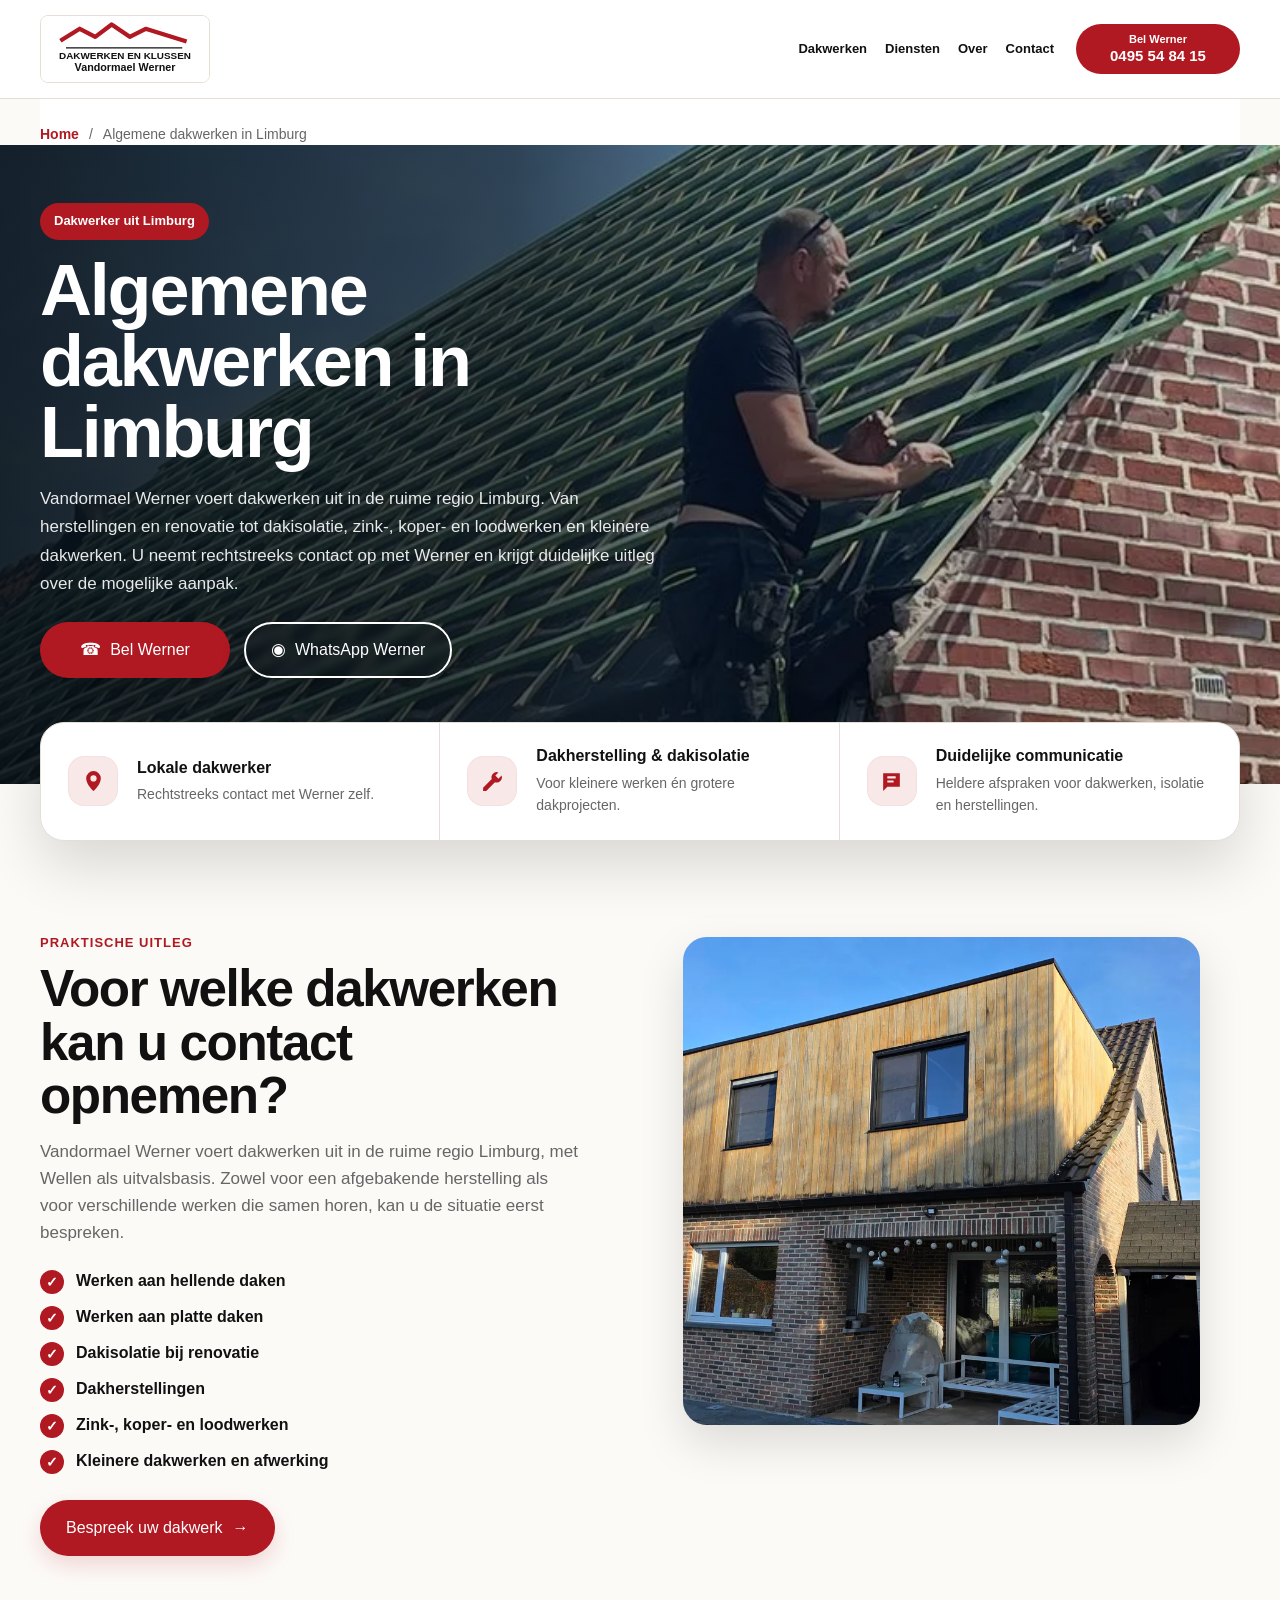
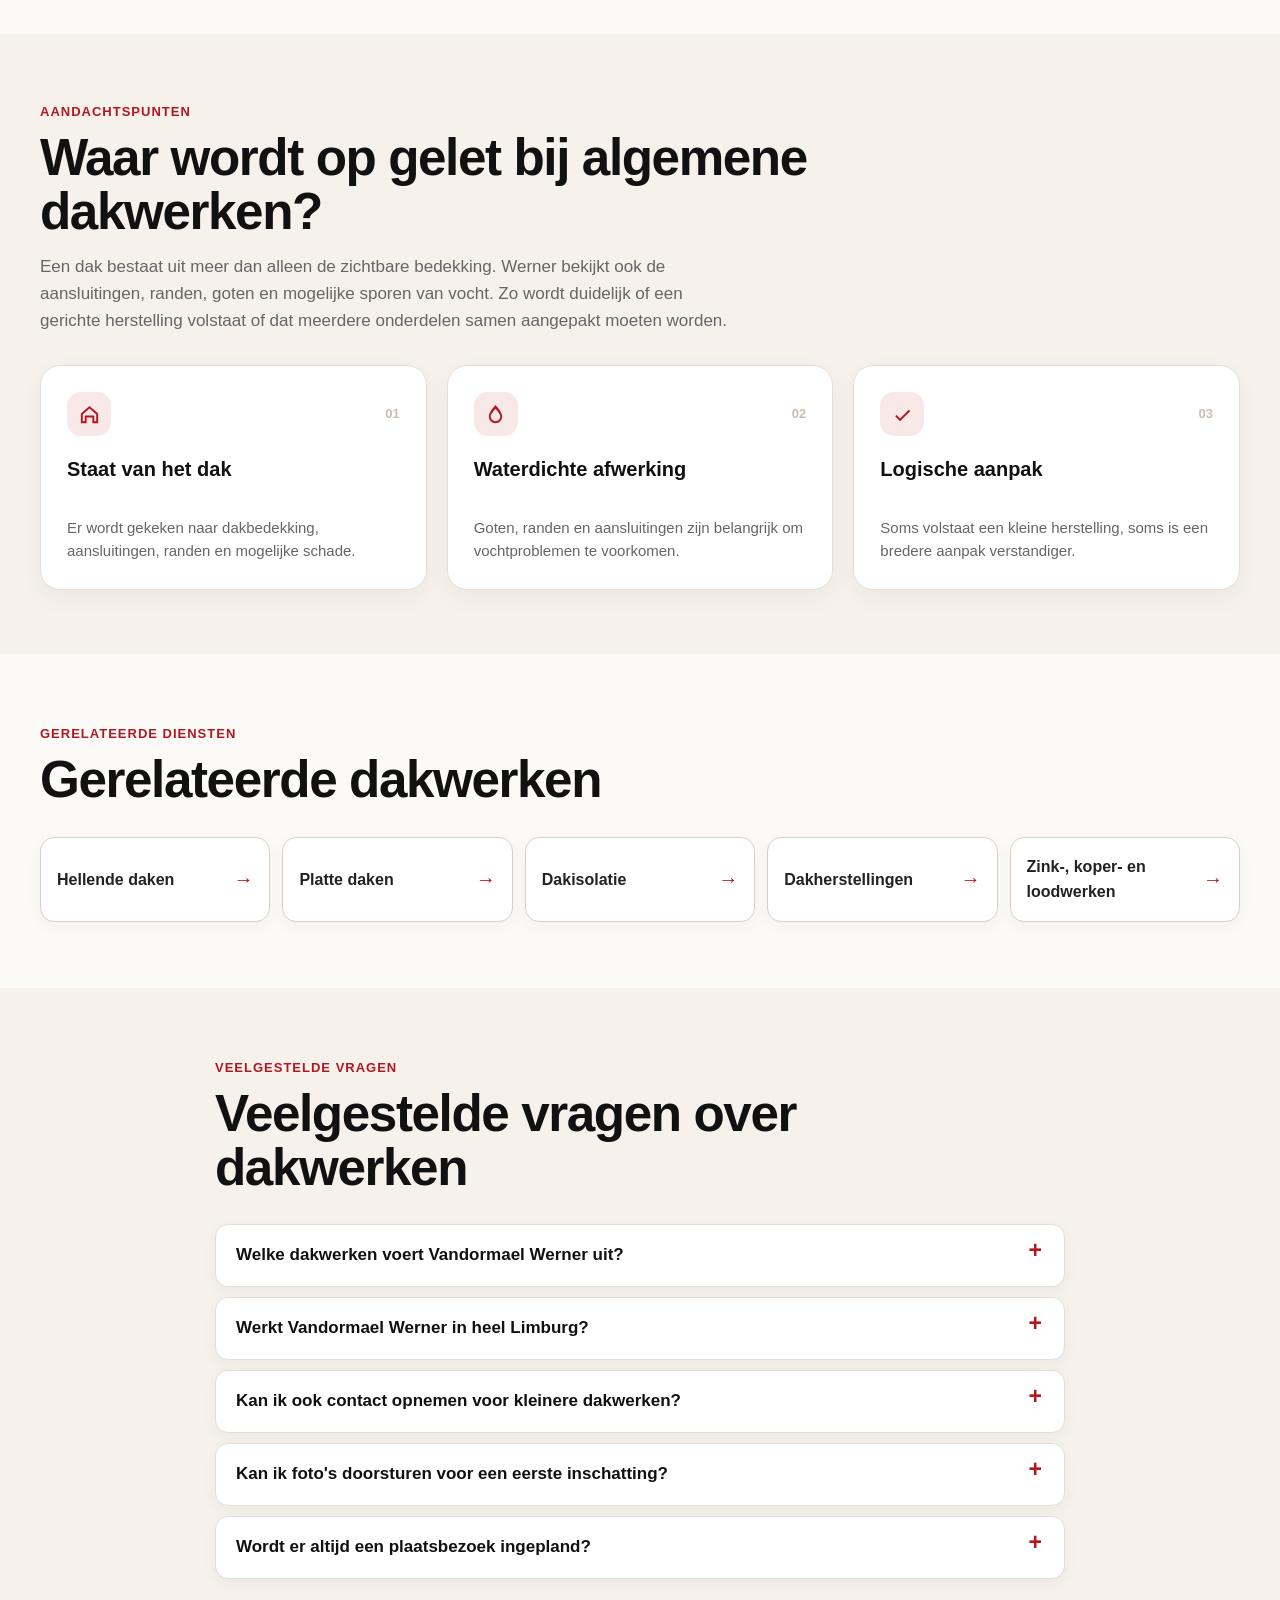
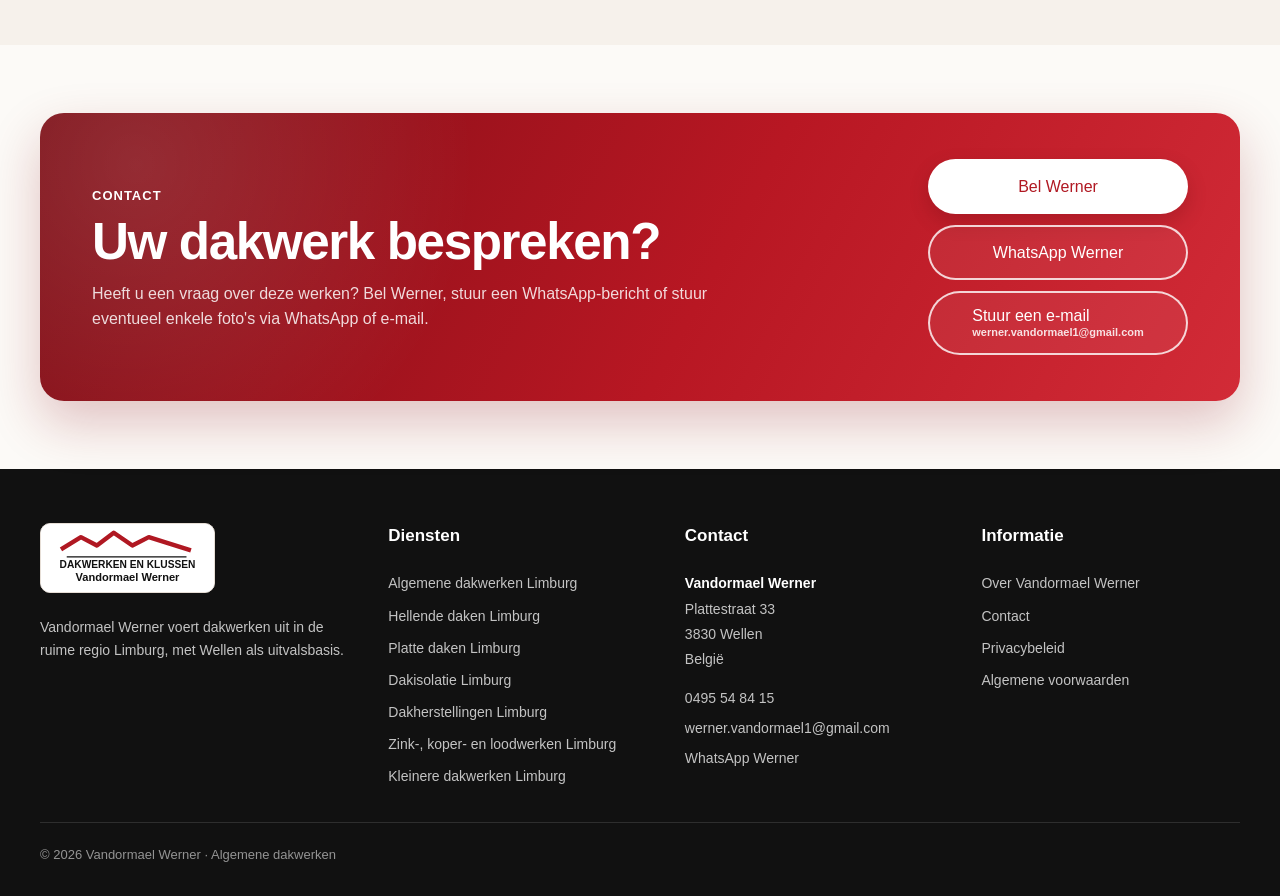
<file: dakwerken/limburg/index.html>
<!doctype html><html lang="nl-BE"><head><meta charset="utf-8"><meta name="viewport" content="width=device-width,initial-scale=1"><title>Dakwerken Limburg | Algemene dakwerken | Vandormael Werner</title><meta name="description" content="Algemene dakwerken in Limburg door Vandormael Werner uit Wellen. Voor hellende daken, platte daken, dakisolatie, dakherstellingen en dakafwerking."><meta name="robots" content="noindex,nofollow"><link rel="canonical" href="https://wernervandormael.be/dakwerken/limburg/"><meta property="og:type" content="website"><meta property="og:title" content="Dakwerken Limburg | Algemene dakwerken | Vandormael Werner"><meta property="og:description" content="Algemene dakwerken in Limburg door Vandormael Werner uit Wellen. Voor hellende daken, platte daken, dakisolatie, dakherstellingen en dakafwerking."><meta property="og:url" content="https://wernervandormael.be/dakwerken/limburg/"><meta property="og:image" content="https://wernervandormael.be/assets/images/optimized/dakwerker-limburg-bedrijfswagen-dakwerken.jpg"><meta name="twitter:card" content="summary_large_image"><meta name="twitter:title" content="Dakwerken Limburg | Algemene dakwerken | Vandormael Werner"><meta name="twitter:description" content="Algemene dakwerken in Limburg door Vandormael Werner uit Wellen. Voor hellende daken, platte daken, dakisolatie, dakherstellingen en dakafwerking."><meta name="twitter:image" content="https://wernervandormael.be/assets/images/optimized/dakwerker-limburg-bedrijfswagen-dakwerken.jpg"><meta name="theme-color" content="#b01822"><link rel="manifest" href="../../site.webmanifest"><link rel="stylesheet" href="../../assets/css/style.css"><script type="application/ld+json">{"@context":"https://schema.org","@graph":[{"@context":"https://schema.org","@type":"RoofingContractor","name":"Vandormael Werner","description":"Vandormael Werner voert dakwerken uit in de ruime regio Limburg, met Wellen als uitvalsbasis.","url":"https://wernervandormael.be/","telephone":"+32495548415","email":"werner.vandormael1@gmail.com","contactPoint":{"@type":"ContactPoint","telephone":"+32495548415","email":"werner.vandormael1@gmail.com","contactType":"customer service","areaServed":"BE","availableLanguage":"nl-BE"},"address":{"@type":"PostalAddress","streetAddress":"Plattestraat 33","postalCode":"3830","addressLocality":"Wellen","addressCountry":"BE"},"areaServed":["Limburg","Wellen"],"serviceType":["Algemene dakwerken","Hellende daken","Platte daken","Dakisolatie","Dakherstellingen","Zink-, koper- en loodwerken","Kleinere dakwerken"]},{"@type":"Service","name":"Algemene dakwerken in Limburg","url":"https://wernervandormael.be/dakwerken/limburg/","provider":{"@type":"RoofingContractor","name":"Vandormael Werner","url":"https://wernervandormael.be/"},"areaServed":"Limburg"},{"@type":"FAQPage","mainEntity":[{"@type":"Question","name":"Welke dakwerken voert Vandormael Werner uit?","acceptedAnswer":{"@type":"Answer","text":"U kan contact opnemen voor werken aan hellende en platte daken, dakisolatie, dakherstellingen en afwerking in zink, koper en lood. Ook kleinere dakwerken kunnen besproken worden."}},{"@type":"Question","name":"Werkt Vandormael Werner in heel Limburg?","acceptedAnswer":{"@type":"Answer","text":"Werner werkt vanuit Wellen en voert dakwerken uit in de ruime regio Limburg. Of een werk praktisch ingepland kan worden, hangt ook af van de locatie en de omvang van het werk."}},{"@type":"Question","name":"Kan ik ook contact opnemen voor kleinere dakwerken?","acceptedAnswer":{"@type":"Answer","text":"Ja. Een kleine herstelling, een probleem aan een goot of een beperkte afwerking kan eerst met Werner besproken worden."}},{"@type":"Question","name":"Kan ik foto's doorsturen voor een eerste inschatting?","acceptedAnswer":{"@type":"Answer","text":"Ja, foto's helpen om een eerste beeld van het dak en het probleem te krijgen. Zorg indien mogelijk voor enkele overzichtsfoto's en duidelijke beelden van de schade."}},{"@type":"Question","name":"Wordt er altijd een plaatsbezoek ingepland?","acceptedAnswer":{"@type":"Answer","text":"Niet altijd meteen. Soms geven foto's en een korte uitleg al voldoende informatie voor een eerste bespreking. Wanneer de situatie ter plaatse bekeken moet worden, wordt een plaatsbezoek afgesproken."}}]},{"@type":"BreadcrumbList","itemListElement":[{"@type":"ListItem","position":1,"name":"Home","item":"https://wernervandormael.be/"},{"@type":"ListItem","position":2,"name":"Algemene dakwerken in Limburg","item":"https://wernervandormael.be/dakwerken/limburg/"}]}]}</script><script defer src="../../assets/js/main.js"></script></head><body><header><nav class="nav container" aria-label="Hoofdnavigatie"><a class="brand" href="../../" aria-label="Vandormael Werner home"><img src="../../assets/images/vandormael-werner-logo.svg" alt="Vandormael Werner Dakwerken en Klussen" width="390" height="155"></a><button class="menu-toggle" aria-expanded="false" aria-controls="main-menu">Menu</button><div class="menu" id="main-menu"><a href="../../">Dakwerken</a><details><summary>Diensten</summary><div class="dropdown"><a href="../../dakwerken/limburg/">Algemene dakwerken</a><a href="../../hellende-daken/limburg/">Hellende daken</a><a href="../../platte-daken/limburg/">Platte daken</a><a href="../../dakisolatie/limburg/">Dakisolatie</a><a href="../../dakherstellingen/limburg/">Dakherstellingen</a><a href="../../zinkwerken-koperwerken-loodwerken/limburg/">Zink-, koper- en loodwerken</a><a href="../../kleinere-dakwerken/limburg/">Kleinere dakwerken</a></div></details><a href="../../over-vandormael-werner/">Over</a><a href="../../contact/">Contact</a></div><a class="btn btn-red nav-call" href="tel:+32495548415"><small>Bel Werner</small><strong>0495 54 84 15</strong></a></nav></header><main class="premium-service-page"><nav class="breadcrumbs container" aria-label="Broodkruimels"><a href="../../">Home</a><span>/</span><span aria-current="page">Algemene dakwerken in Limburg</span></nav>
  <section class="premium-service-hero"><div class="premium-service-hero-bg"><picture><source srcset="../../assets/images/webp/werner-vandormael-dakwerker-limburg.webp" type="image/webp"><img class="" src="../../assets/images/optimized/werner-vandormael-dakwerker-limburg.jpg" alt="Werner Vandormael aan het werk als dakwerker in Limburg" width="1200" height="800" fetchpriority="high" decoding="async"></picture></div><div class="container premium-service-hero-inner"><span class="eyebrow">Dakwerker uit Limburg</span><h1>Algemene dakwerken in Limburg</h1><p>Vandormael Werner voert dakwerken uit in de ruime regio Limburg. Van herstellingen en renovatie tot dakisolatie, zink-, koper- en loodwerken en kleinere dakwerken. U neemt rechtstreeks contact op met Werner en krijgt duidelijke uitleg over de mogelijke aanpak.</p><div class="actions"><a class="btn btn-red" href="tel:+32495548415"><span aria-hidden="true">☎</span>Bel Werner</a><a class="btn btn-outline-light" href="https://wa.me/32495548415?text=Dag%20Werner%2C%20ik%20heb%20een%20vraag%20over%20dakwerken." target="_blank" rel="noopener"><span aria-hidden="true">◉</span>WhatsApp Werner</a></div></div></section>
  <section class="premium-trust"><div class="container premium-trust-grid"><article><span class="premium-trust-icon" aria-hidden="true"><svg viewBox="0 0 24 24" aria-hidden="true"><path d="M12 21s7-6.1 7-12A7 7 0 1 0 5 9c0 5.9 7 12 7 12zm0-9a3 3 0 1 1 0-6 3 3 0 0 1 0 6z"/></svg></span><div><strong>Lokale dakwerker</strong><p>Rechtstreeks contact met Werner zelf.</p></div></article><article><span class="premium-trust-icon" aria-hidden="true"><svg viewBox="0 0 24 24" aria-hidden="true"><path d="m14.7 6.3 3-3a5 5 0 0 0-6.4 6.4L3 18v3h3l8.3-8.3a5 5 0 0 0 6.4-6.4l-3 3-3-3z"/></svg></span><div><strong>Dakherstelling &amp; dakisolatie</strong><p>Voor kleinere werken én grotere dakprojecten.</p></div></article><article><span class="premium-trust-icon" aria-hidden="true"><svg viewBox="0 0 24 24" aria-hidden="true"><path d="M4 4h16v13H8l-4 4V4zm4 5h8V7H8v2zm0 4h6v-2H8v2z"/></svg></span><div><strong>Duidelijke communicatie</strong><p>Heldere afspraken voor dakwerken, isolatie en herstellingen.</p></div></article></div></section>
  <section class="premium-practical"><div class="container split premium-practical-grid"><div><span class="kicker">Praktische uitleg</span><h2>Voor welke dakwerken kan u contact opnemen?</h2><p>Vandormael Werner voert dakwerken uit in de ruime regio Limburg, met Wellen als uitvalsbasis. Zowel voor een afgebakende herstelling als voor verschillende werken die samen horen, kan u de situatie eerst bespreken.</p><ul class="checks"><li>Werken aan hellende daken</li><li>Werken aan platte daken</li><li>Dakisolatie bij renovatie</li><li>Dakherstellingen</li><li>Zink-, koper- en loodwerken</li><li>Kleinere dakwerken en afwerking</li></ul><a class="btn btn-red" href="../../contact/">Bespreek uw dakwerk <span aria-hidden="true">→</span></a></div><figure class="photo premium-practical-photo"><picture><source srcset="../../assets/images/webp/woning-afgewerkte-dakdelen-bijgebouw.webp" type="image/webp"><img class="" src="../../assets/images/optimized/woning-afgewerkte-dakdelen-bijgebouw.jpg" alt="Woning met afgewerkte dakdelen en bijgebouw" width="1200" height="800" loading="lazy" decoding="async"></picture></figure></div></section>
  <section class="soft premium-attention-section"><div class="container"><div class="premium-section-heading"><span class="kicker">Aandachtspunten</span><h2>Waar wordt op gelet bij algemene dakwerken?</h2><p>Een dak bestaat uit meer dan alleen de zichtbare bedekking. Werner bekijkt ook de aansluitingen, randen, goten en mogelijke sporen van vocht. Zo wordt duidelijk of een gerichte herstelling volstaat of dat meerdere onderdelen samen aangepakt moeten worden.</p></div><div class="premium-attention-grid"><article><div class="premium-attention-meta"><span class="premium-attention-icon"><svg viewBox="0 0 24 24" aria-hidden="true"><path d="M3 11 12 3l9 8v10h-6v-6H9v6H3V11zm2 .9V19h2v-6h10v6h2v-7.1l-7-6.2-7 6.2z"/></svg></span><b>01</b></div><h3>Staat van het dak</h3><p>Er wordt gekeken naar dakbedekking, aansluitingen, randen en mogelijke schade.</p></article><article><div class="premium-attention-meta"><span class="premium-attention-icon"><svg viewBox="0 0 24 24" aria-hidden="true"><path d="M12 2s7 7.1 7 12a7 7 0 1 1-14 0C5 9.1 12 2 12 2zm0 4.1C9.9 8.7 7 12.2 7 14a5 5 0 0 0 10 0c0-1.8-2.9-5.3-5-7.9z"/></svg></span><b>02</b></div><h3>Waterdichte afwerking</h3><p>Goten, randen en aansluitingen zijn belangrijk om vochtproblemen te voorkomen.</p></article><article><div class="premium-attention-meta"><span class="premium-attention-icon"><svg viewBox="0 0 24 24" aria-hidden="true"><path d="m9.5 16.2-3.7-3.7-1.4 1.4 5.1 5.1L20 8.5l-1.4-1.4-9.1 9.1z"/></svg></span><b>03</b></div><h3>Logische aanpak</h3><p>Soms volstaat een kleine herstelling, soms is een bredere aanpak verstandiger.</p></article></div></div></section>
  <section class="premium-related-section"><div class="container"><div class="premium-section-heading"><span class="kicker">Gerelateerde diensten</span><h2>Gerelateerde dakwerken</h2></div><div class="premium-related"><a href="../../hellende-daken/limburg/"><strong>Hellende daken</strong><span aria-hidden="true">→</span></a><a href="../../platte-daken/limburg/"><strong>Platte daken</strong><span aria-hidden="true">→</span></a><a href="../../dakisolatie/limburg/"><strong>Dakisolatie</strong><span aria-hidden="true">→</span></a><a href="../../dakherstellingen/limburg/"><strong>Dakherstellingen</strong><span aria-hidden="true">→</span></a><a href="../../zinkwerken-koperwerken-loodwerken/limburg/"><strong>Zink-, koper- en loodwerken</strong><span aria-hidden="true">→</span></a></div></div></section>
  <section class="soft premium-faq-section"><div class="container narrow"><div class="premium-section-heading"><span class="kicker">Veelgestelde vragen</span><h2>Veelgestelde vragen over dakwerken</h2></div><div class="faq"><details><summary>Welke dakwerken voert Vandormael Werner uit?</summary><p>U kan contact opnemen voor werken aan hellende en platte daken, dakisolatie, dakherstellingen en afwerking in zink, koper en lood. Ook kleinere dakwerken kunnen besproken worden.</p></details><details><summary>Werkt Vandormael Werner in heel Limburg?</summary><p>Werner werkt vanuit Wellen en voert dakwerken uit in de ruime regio Limburg. Of een werk praktisch ingepland kan worden, hangt ook af van de locatie en de omvang van het werk.</p></details><details><summary>Kan ik ook contact opnemen voor kleinere dakwerken?</summary><p>Ja. Een kleine herstelling, een probleem aan een goot of een beperkte afwerking kan eerst met Werner besproken worden.</p></details><details><summary>Kan ik foto's doorsturen voor een eerste inschatting?</summary><p>Ja, foto's helpen om een eerste beeld van het dak en het probleem te krijgen. Zorg indien mogelijk voor enkele overzichtsfoto's en duidelijke beelden van de schade.</p></details><details><summary>Wordt er altijd een plaatsbezoek ingepland?</summary><p>Niet altijd meteen. Soms geven foto's en een korte uitleg al voldoende informatie voor een eerste bespreking. Wanneer de situatie ter plaatse bekeken moet worden, wordt een plaatsbezoek afgesproken.</p></details></div></div></section>
  <section class="premium-bottom-cta-section"><div class="container premium-bottom-cta"><div><span class="kicker">Contact</span><h2>Uw dakwerk bespreken?</h2><p>Heeft u een vraag over deze werken? Bel Werner, stuur een WhatsApp-bericht of stuur eventueel enkele foto's via WhatsApp of e-mail.</p></div><div class="cta-actions"><a class="btn btn-white" href="tel:+32495548415">Bel Werner</a><a class="btn btn-outline-light" href="https://wa.me/32495548415?text=Dag%20Werner%2C%20ik%20heb%20een%20vraag%20over%20dakwerken." target="_blank" rel="noopener">WhatsApp Werner</a><a class="btn btn-outline-light premium-email-cta" href="mailto:werner.vandormael1@gmail.com"><span>Stuur een e-mail</span><small>werner.vandormael1@gmail.com</small></a></div></div></section></main><footer><div class="footer-grid container"><div><a class="brand brand-footer" href="../../"><img src="../../assets/images/vandormael-werner-logo.svg" alt="Vandormael Werner Dakwerken en Klussen" width="390" height="155"></a><p>Vandormael Werner voert dakwerken uit in de ruime regio Limburg, met Wellen als uitvalsbasis.</p></div><div><h2>Diensten</h2><a href="../../dakwerken/limburg/">Algemene dakwerken Limburg</a><a href="../../hellende-daken/limburg/">Hellende daken Limburg</a><a href="../../platte-daken/limburg/">Platte daken Limburg</a><a href="../../dakisolatie/limburg/">Dakisolatie Limburg</a><a href="../../dakherstellingen/limburg/">Dakherstellingen Limburg</a><a href="../../zinkwerken-koperwerken-loodwerken/limburg/">Zink-, koper- en loodwerken Limburg</a><a href="../../kleinere-dakwerken/limburg/">Kleinere dakwerken Limburg</a></div><div><h2>Contact</h2><address class="footer-contact"><strong>Vandormael Werner</strong><span>Plattestraat 33</span><span>3830 Wellen</span><span>België</span></address><div class="footer-contact-links"><a href="tel:+32495548415">0495 54 84 15</a><a href="mailto:werner.vandormael1@gmail.com">werner.vandormael1@gmail.com</a><a href="https://wa.me/32495548415?text=Dag%20Werner%2C%20ik%20heb%20een%20vraag%20over%20dakwerken." target="_blank" rel="noopener">WhatsApp Werner</a></div></div><div><h2>Informatie</h2><a href="../../over-vandormael-werner/">Over Vandormael Werner</a><a href="../../contact/">Contact</a><a href="../../privacybeleid/">Privacybeleid</a><a href="../../algemene-voorwaarden/">Algemene voorwaarden</a></div></div><div class="copy container">© 2026 Vandormael Werner · Algemene dakwerken</div></footer><a class="mobile-call btn btn-red" href="tel:+32495548415">Bel Werner</a></body></html>
</file>
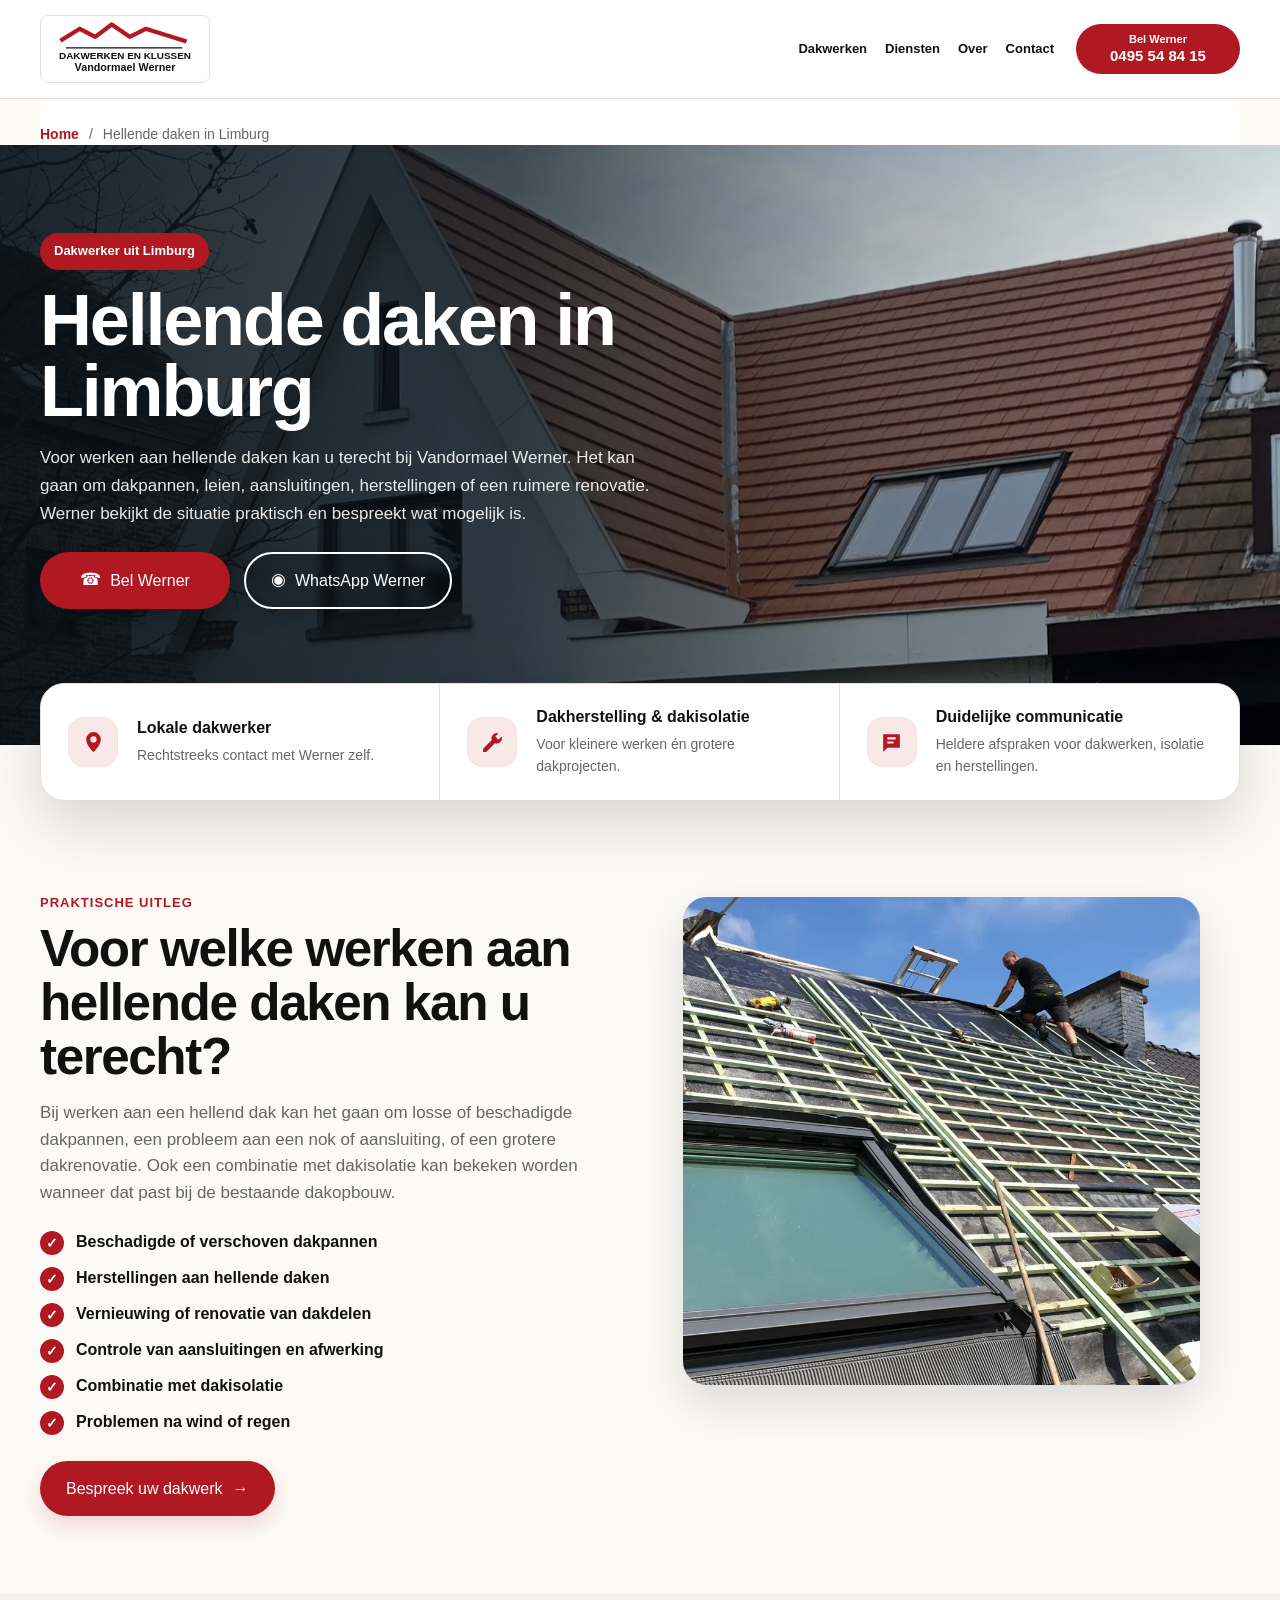
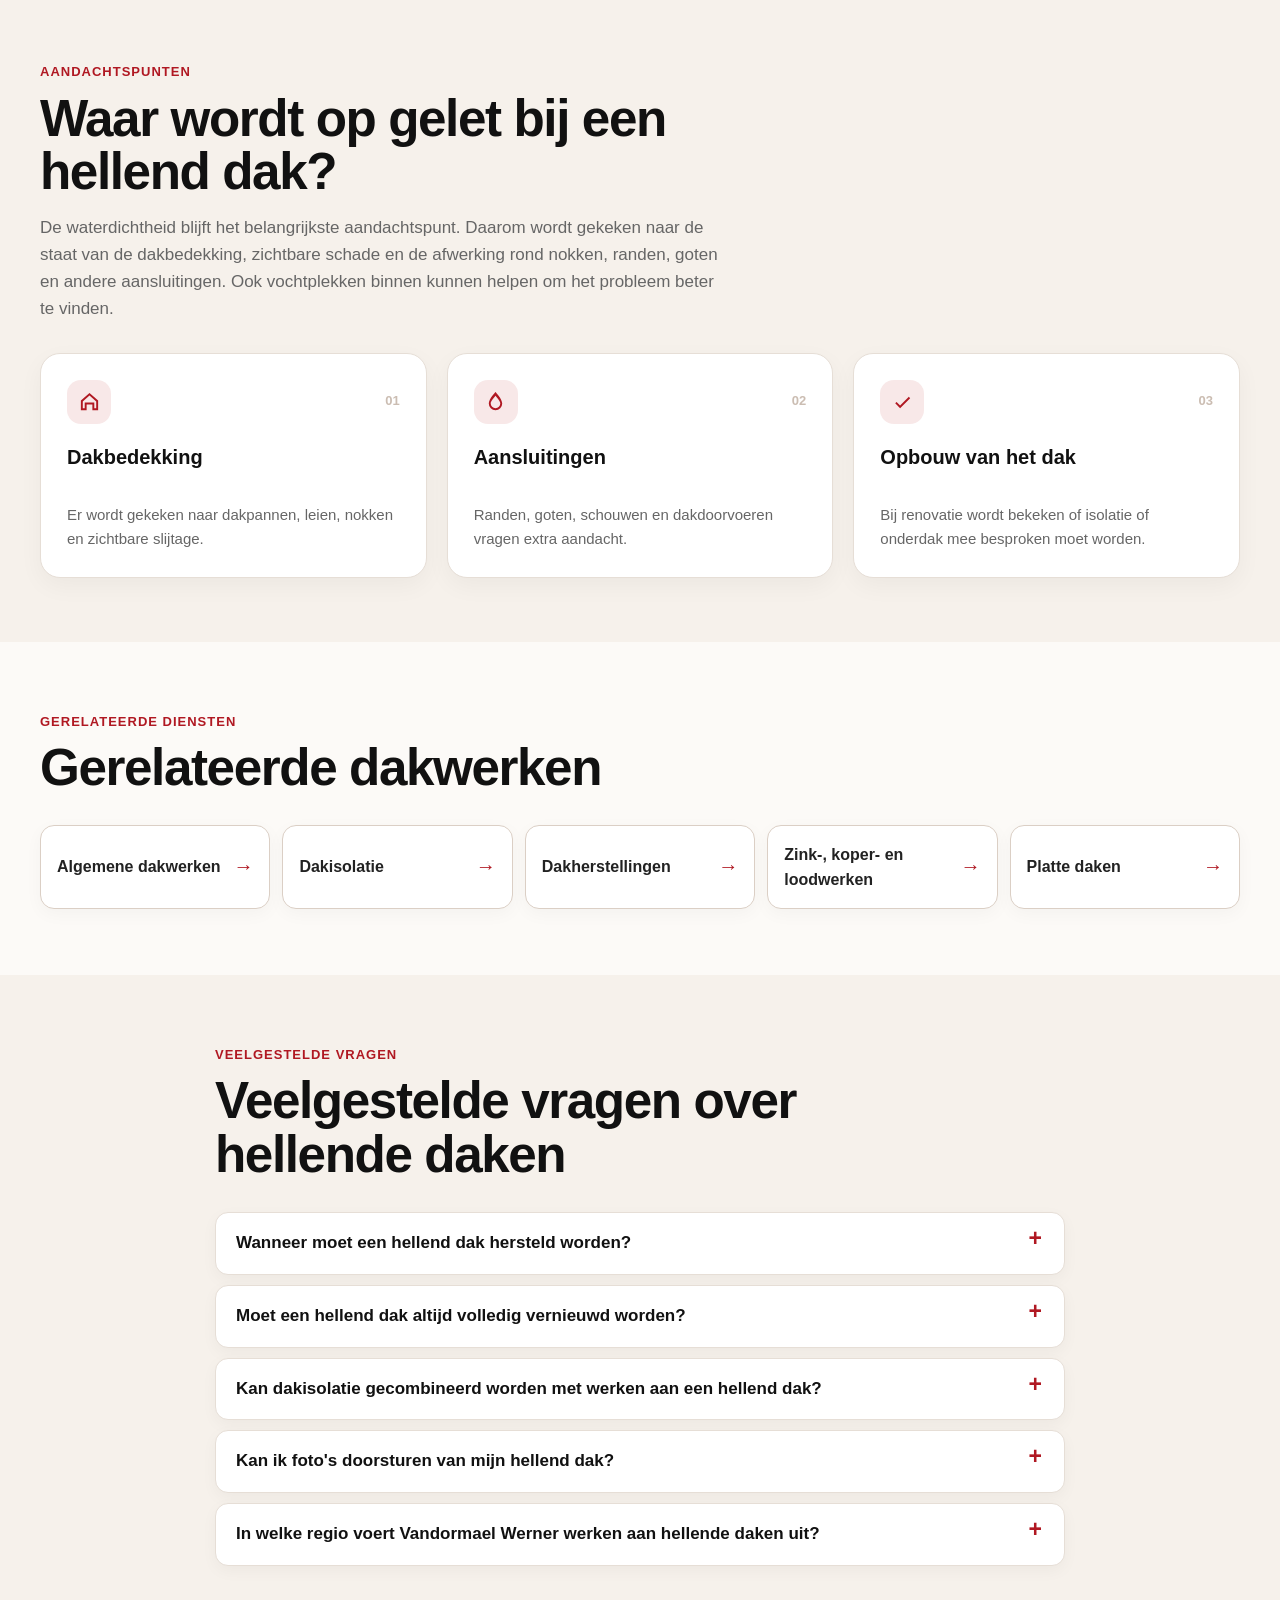
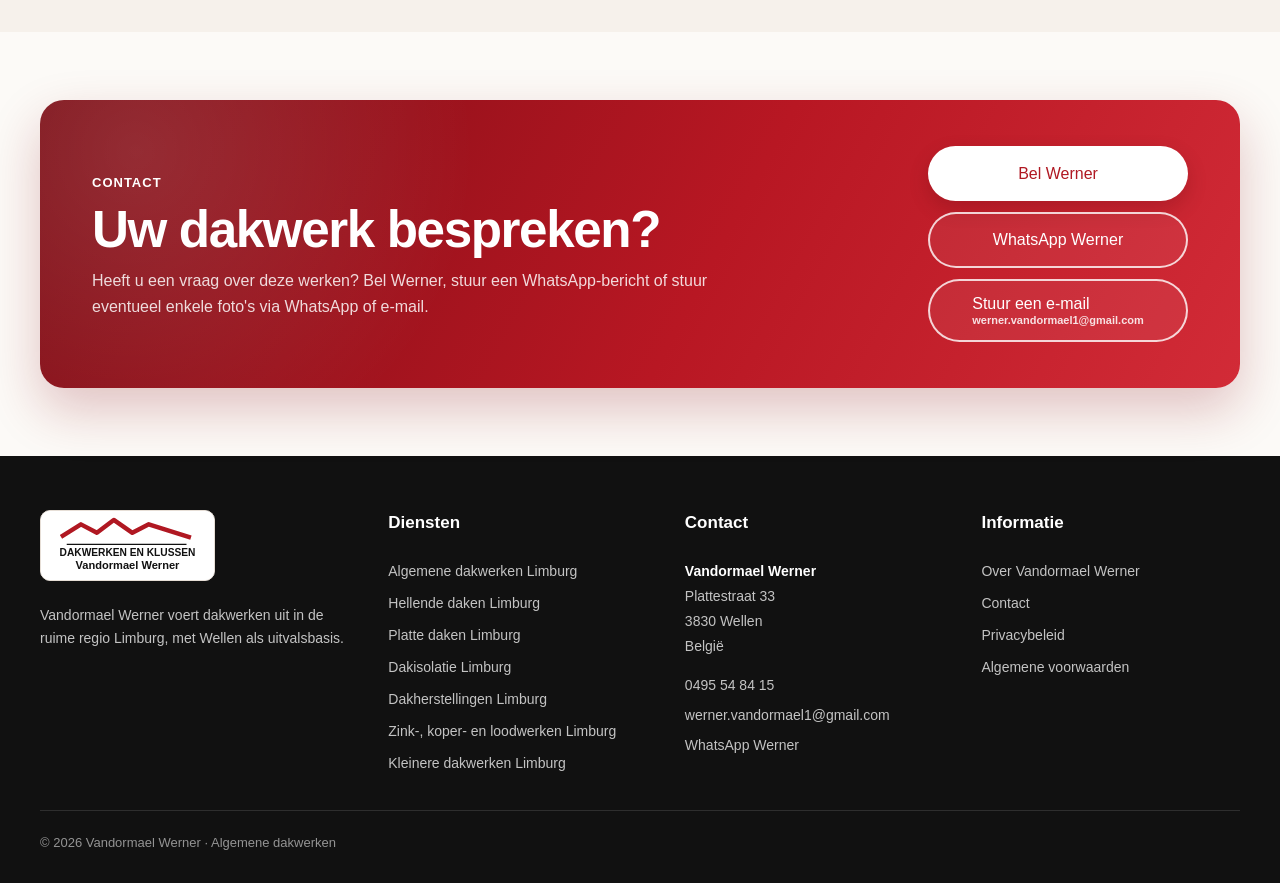
<file: hellende-daken/limburg/index.html>
<!doctype html><html lang="nl-BE"><head><meta charset="utf-8"><meta name="viewport" content="width=device-width,initial-scale=1"><title>Hellende daken Limburg | Vandormael Werner dakwerken</title><meta name="description" content="Hellende daken laten plaatsen, vernieuwen of herstellen in Limburg. Vandormael Werner werkt vanuit Wellen en voert dakwerken uit in de ruime regio."><meta name="robots" content="noindex,nofollow"><link rel="canonical" href="https://wernervandormael.be/hellende-daken/limburg/"><meta property="og:type" content="website"><meta property="og:title" content="Hellende daken Limburg | Vandormael Werner dakwerken"><meta property="og:description" content="Hellende daken laten plaatsen, vernieuwen of herstellen in Limburg. Vandormael Werner werkt vanuit Wellen en voert dakwerken uit in de ruime regio."><meta property="og:url" content="https://wernervandormael.be/hellende-daken/limburg/"><meta property="og:image" content="https://wernervandormael.be/assets/images/optimized/hellend-dak-vandormael-werner-limburg.jpg"><meta name="twitter:card" content="summary_large_image"><meta name="twitter:title" content="Hellende daken Limburg | Vandormael Werner dakwerken"><meta name="twitter:description" content="Hellende daken laten plaatsen, vernieuwen of herstellen in Limburg. Vandormael Werner werkt vanuit Wellen en voert dakwerken uit in de ruime regio."><meta name="twitter:image" content="https://wernervandormael.be/assets/images/optimized/hellend-dak-vandormael-werner-limburg.jpg"><meta name="theme-color" content="#b01822"><link rel="manifest" href="../../site.webmanifest"><link rel="stylesheet" href="../../assets/css/style.css"><script type="application/ld+json">{"@context":"https://schema.org","@graph":[{"@context":"https://schema.org","@type":"RoofingContractor","name":"Vandormael Werner","description":"Vandormael Werner voert dakwerken uit in de ruime regio Limburg, met Wellen als uitvalsbasis.","url":"https://wernervandormael.be/","telephone":"+32495548415","email":"werner.vandormael1@gmail.com","contactPoint":{"@type":"ContactPoint","telephone":"+32495548415","email":"werner.vandormael1@gmail.com","contactType":"customer service","areaServed":"BE","availableLanguage":"nl-BE"},"address":{"@type":"PostalAddress","streetAddress":"Plattestraat 33","postalCode":"3830","addressLocality":"Wellen","addressCountry":"BE"},"areaServed":["Limburg","Wellen"],"serviceType":["Algemene dakwerken","Hellende daken","Platte daken","Dakisolatie","Dakherstellingen","Zink-, koper- en loodwerken","Kleinere dakwerken"]},{"@type":"Service","name":"Hellende daken in Limburg","url":"https://wernervandormael.be/hellende-daken/limburg/","provider":{"@type":"RoofingContractor","name":"Vandormael Werner","url":"https://wernervandormael.be/"},"areaServed":"Limburg"},{"@type":"FAQPage","mainEntity":[{"@type":"Question","name":"Wanneer moet een hellend dak hersteld worden?","acceptedAnswer":{"@type":"Answer","text":"Losse dakpannen, zichtbare schade, vochtplekken of waterinsijpeling zijn redenen om het dak te laten bekijken. Wacht best niet tot een klein probleem meer schade veroorzaakt."}},{"@type":"Question","name":"Moet een hellend dak altijd volledig vernieuwd worden?","acceptedAnswer":{"@type":"Answer","text":"Nee. Wanneer de schade plaatselijk is en de rest van het dak nog in goede staat is, kan een gerichte herstelling volstaan. Werner bekijkt eerst wat technisch en praktisch logisch is."}},{"@type":"Question","name":"Kan dakisolatie gecombineerd worden met werken aan een hellend dak?","acceptedAnswer":{"@type":"Answer","text":"Ja, bij een renovatie kan bekeken worden of dakisolatie tegelijk uitgevoerd kan worden. Dat hangt af van de bestaande opbouw en de geplande dakwerken."}},{"@type":"Question","name":"Kan ik foto's doorsturen van mijn hellend dak?","acceptedAnswer":{"@type":"Answer","text":"Ja. Stuur zowel overzichtsfoto's als detailbeelden van beschadigde dakpannen, aansluitingen of vochtplekken door. Daarmee kan Werner de situatie eerst beter inschatten."}},{"@type":"Question","name":"In welke regio voert Vandormael Werner werken aan hellende daken uit?","acceptedAnswer":{"@type":"Answer","text":"Werner werkt vanuit Wellen en voert werken aan hellende daken uit in de ruime regio Limburg."}}]},{"@type":"BreadcrumbList","itemListElement":[{"@type":"ListItem","position":1,"name":"Home","item":"https://wernervandormael.be/"},{"@type":"ListItem","position":2,"name":"Hellende daken in Limburg","item":"https://wernervandormael.be/hellende-daken/limburg/"}]}]}</script><script defer src="../../assets/js/main.js"></script></head><body><header><nav class="nav container" aria-label="Hoofdnavigatie"><a class="brand" href="../../" aria-label="Vandormael Werner home"><img src="../../assets/images/vandormael-werner-logo.svg" alt="Vandormael Werner Dakwerken en Klussen" width="390" height="155"></a><button class="menu-toggle" aria-expanded="false" aria-controls="main-menu">Menu</button><div class="menu" id="main-menu"><a href="../../">Dakwerken</a><details><summary>Diensten</summary><div class="dropdown"><a href="../../dakwerken/limburg/">Algemene dakwerken</a><a href="../../hellende-daken/limburg/">Hellende daken</a><a href="../../platte-daken/limburg/">Platte daken</a><a href="../../dakisolatie/limburg/">Dakisolatie</a><a href="../../dakherstellingen/limburg/">Dakherstellingen</a><a href="../../zinkwerken-koperwerken-loodwerken/limburg/">Zink-, koper- en loodwerken</a><a href="../../kleinere-dakwerken/limburg/">Kleinere dakwerken</a></div></details><a href="../../over-vandormael-werner/">Over</a><a href="../../contact/">Contact</a></div><a class="btn btn-red nav-call" href="tel:+32495548415"><small>Bel Werner</small><strong>0495 54 84 15</strong></a></nav></header><main class="premium-service-page"><nav class="breadcrumbs container" aria-label="Broodkruimels"><a href="../../">Home</a><span>/</span><span aria-current="page">Hellende daken in Limburg</span></nav>
  <section class="premium-service-hero"><div class="premium-service-hero-bg"><picture><source srcset="../../assets/images/webp/hellend-dak-vandormael-werner-limburg.webp" type="image/webp"><img class="" src="../../assets/images/optimized/hellend-dak-vandormael-werner-limburg.jpg" alt="Hellend dak uitgevoerd door Vandormael Werner in Limburg" width="1200" height="800" fetchpriority="high" decoding="async"></picture></div><div class="container premium-service-hero-inner"><span class="eyebrow">Dakwerker uit Limburg</span><h1>Hellende daken in Limburg</h1><p>Voor werken aan hellende daken kan u terecht bij Vandormael Werner. Het kan gaan om dakpannen, leien, aansluitingen, herstellingen of een ruimere renovatie. Werner bekijkt de situatie praktisch en bespreekt wat mogelijk is.</p><div class="actions"><a class="btn btn-red" href="tel:+32495548415"><span aria-hidden="true">☎</span>Bel Werner</a><a class="btn btn-outline-light" href="https://wa.me/32495548415?text=Dag%20Werner%2C%20ik%20heb%20een%20vraag%20over%20dakwerken." target="_blank" rel="noopener"><span aria-hidden="true">◉</span>WhatsApp Werner</a></div></div></section>
  <section class="premium-trust"><div class="container premium-trust-grid"><article><span class="premium-trust-icon" aria-hidden="true"><svg viewBox="0 0 24 24" aria-hidden="true"><path d="M12 21s7-6.1 7-12A7 7 0 1 0 5 9c0 5.9 7 12 7 12zm0-9a3 3 0 1 1 0-6 3 3 0 0 1 0 6z"/></svg></span><div><strong>Lokale dakwerker</strong><p>Rechtstreeks contact met Werner zelf.</p></div></article><article><span class="premium-trust-icon" aria-hidden="true"><svg viewBox="0 0 24 24" aria-hidden="true"><path d="m14.7 6.3 3-3a5 5 0 0 0-6.4 6.4L3 18v3h3l8.3-8.3a5 5 0 0 0 6.4-6.4l-3 3-3-3z"/></svg></span><div><strong>Dakherstelling &amp; dakisolatie</strong><p>Voor kleinere werken én grotere dakprojecten.</p></div></article><article><span class="premium-trust-icon" aria-hidden="true"><svg viewBox="0 0 24 24" aria-hidden="true"><path d="M4 4h16v13H8l-4 4V4zm4 5h8V7H8v2zm0 4h6v-2H8v2z"/></svg></span><div><strong>Duidelijke communicatie</strong><p>Heldere afspraken voor dakwerken, isolatie en herstellingen.</p></div></article></div></section>
  <section class="premium-practical"><div class="container split premium-practical-grid"><div><span class="kicker">Praktische uitleg</span><h2>Voor welke werken aan hellende daken kan u terecht?</h2><p>Bij werken aan een hellend dak kan het gaan om losse of beschadigde dakpannen, een probleem aan een nok of aansluiting, of een grotere dakrenovatie. Ook een combinatie met dakisolatie kan bekeken worden wanneer dat past bij de bestaande dakopbouw.</p><ul class="checks"><li>Beschadigde of verschoven dakpannen</li><li>Herstellingen aan hellende daken</li><li>Vernieuwing of renovatie van dakdelen</li><li>Controle van aansluitingen en afwerking</li><li>Combinatie met dakisolatie</li><li>Problemen na wind of regen</li></ul><a class="btn btn-red" href="../../contact/">Bespreek uw dakwerk <span aria-hidden="true">→</span></a></div><figure class="photo premium-practical-photo"><picture><source srcset="../../assets/images/webp/werner-hellend-dak-opbouw-dakraam-lattenwerk.webp" type="image/webp"><img class="" src="../../assets/images/optimized/werner-hellend-dak-opbouw-dakraam-lattenwerk.jpg" alt="Werner werkt aan een hellend dak in opbouw met dakraam en lattenwerk" width="1200" height="800" loading="lazy" decoding="async"></picture></figure></div></section>
  <section class="soft premium-attention-section"><div class="container"><div class="premium-section-heading"><span class="kicker">Aandachtspunten</span><h2>Waar wordt op gelet bij een hellend dak?</h2><p>De waterdichtheid blijft het belangrijkste aandachtspunt. Daarom wordt gekeken naar de staat van de dakbedekking, zichtbare schade en de afwerking rond nokken, randen, goten en andere aansluitingen. Ook vochtplekken binnen kunnen helpen om het probleem beter te vinden.</p></div><div class="premium-attention-grid"><article><div class="premium-attention-meta"><span class="premium-attention-icon"><svg viewBox="0 0 24 24" aria-hidden="true"><path d="M3 11 12 3l9 8v10h-6v-6H9v6H3V11zm2 .9V19h2v-6h10v6h2v-7.1l-7-6.2-7 6.2z"/></svg></span><b>01</b></div><h3>Dakbedekking</h3><p>Er wordt gekeken naar dakpannen, leien, nokken en zichtbare slijtage.</p></article><article><div class="premium-attention-meta"><span class="premium-attention-icon"><svg viewBox="0 0 24 24" aria-hidden="true"><path d="M12 2s7 7.1 7 12a7 7 0 1 1-14 0C5 9.1 12 2 12 2zm0 4.1C9.9 8.7 7 12.2 7 14a5 5 0 0 0 10 0c0-1.8-2.9-5.3-5-7.9z"/></svg></span><b>02</b></div><h3>Aansluitingen</h3><p>Randen, goten, schouwen en dakdoorvoeren vragen extra aandacht.</p></article><article><div class="premium-attention-meta"><span class="premium-attention-icon"><svg viewBox="0 0 24 24" aria-hidden="true"><path d="m9.5 16.2-3.7-3.7-1.4 1.4 5.1 5.1L20 8.5l-1.4-1.4-9.1 9.1z"/></svg></span><b>03</b></div><h3>Opbouw van het dak</h3><p>Bij renovatie wordt bekeken of isolatie of onderdak mee besproken moet worden.</p></article></div></div></section>
  <section class="premium-related-section"><div class="container"><div class="premium-section-heading"><span class="kicker">Gerelateerde diensten</span><h2>Gerelateerde dakwerken</h2></div><div class="premium-related"><a href="../../dakwerken/limburg/"><strong>Algemene dakwerken</strong><span aria-hidden="true">→</span></a><a href="../../dakisolatie/limburg/"><strong>Dakisolatie</strong><span aria-hidden="true">→</span></a><a href="../../dakherstellingen/limburg/"><strong>Dakherstellingen</strong><span aria-hidden="true">→</span></a><a href="../../zinkwerken-koperwerken-loodwerken/limburg/"><strong>Zink-, koper- en loodwerken</strong><span aria-hidden="true">→</span></a><a href="../../platte-daken/limburg/"><strong>Platte daken</strong><span aria-hidden="true">→</span></a></div></div></section>
  <section class="soft premium-faq-section"><div class="container narrow"><div class="premium-section-heading"><span class="kicker">Veelgestelde vragen</span><h2>Veelgestelde vragen over hellende daken</h2></div><div class="faq"><details><summary>Wanneer moet een hellend dak hersteld worden?</summary><p>Losse dakpannen, zichtbare schade, vochtplekken of waterinsijpeling zijn redenen om het dak te laten bekijken. Wacht best niet tot een klein probleem meer schade veroorzaakt.</p></details><details><summary>Moet een hellend dak altijd volledig vernieuwd worden?</summary><p>Nee. Wanneer de schade plaatselijk is en de rest van het dak nog in goede staat is, kan een gerichte herstelling volstaan. Werner bekijkt eerst wat technisch en praktisch logisch is.</p></details><details><summary>Kan dakisolatie gecombineerd worden met werken aan een hellend dak?</summary><p>Ja, bij een renovatie kan bekeken worden of dakisolatie tegelijk uitgevoerd kan worden. Dat hangt af van de bestaande opbouw en de geplande dakwerken.</p></details><details><summary>Kan ik foto's doorsturen van mijn hellend dak?</summary><p>Ja. Stuur zowel overzichtsfoto's als detailbeelden van beschadigde dakpannen, aansluitingen of vochtplekken door. Daarmee kan Werner de situatie eerst beter inschatten.</p></details><details><summary>In welke regio voert Vandormael Werner werken aan hellende daken uit?</summary><p>Werner werkt vanuit Wellen en voert werken aan hellende daken uit in de ruime regio Limburg.</p></details></div></div></section>
  <section class="premium-bottom-cta-section"><div class="container premium-bottom-cta"><div><span class="kicker">Contact</span><h2>Uw dakwerk bespreken?</h2><p>Heeft u een vraag over deze werken? Bel Werner, stuur een WhatsApp-bericht of stuur eventueel enkele foto's via WhatsApp of e-mail.</p></div><div class="cta-actions"><a class="btn btn-white" href="tel:+32495548415">Bel Werner</a><a class="btn btn-outline-light" href="https://wa.me/32495548415?text=Dag%20Werner%2C%20ik%20heb%20een%20vraag%20over%20dakwerken." target="_blank" rel="noopener">WhatsApp Werner</a><a class="btn btn-outline-light premium-email-cta" href="mailto:werner.vandormael1@gmail.com"><span>Stuur een e-mail</span><small>werner.vandormael1@gmail.com</small></a></div></div></section></main><footer><div class="footer-grid container"><div><a class="brand brand-footer" href="../../"><img src="../../assets/images/vandormael-werner-logo.svg" alt="Vandormael Werner Dakwerken en Klussen" width="390" height="155"></a><p>Vandormael Werner voert dakwerken uit in de ruime regio Limburg, met Wellen als uitvalsbasis.</p></div><div><h2>Diensten</h2><a href="../../dakwerken/limburg/">Algemene dakwerken Limburg</a><a href="../../hellende-daken/limburg/">Hellende daken Limburg</a><a href="../../platte-daken/limburg/">Platte daken Limburg</a><a href="../../dakisolatie/limburg/">Dakisolatie Limburg</a><a href="../../dakherstellingen/limburg/">Dakherstellingen Limburg</a><a href="../../zinkwerken-koperwerken-loodwerken/limburg/">Zink-, koper- en loodwerken Limburg</a><a href="../../kleinere-dakwerken/limburg/">Kleinere dakwerken Limburg</a></div><div><h2>Contact</h2><address class="footer-contact"><strong>Vandormael Werner</strong><span>Plattestraat 33</span><span>3830 Wellen</span><span>België</span></address><div class="footer-contact-links"><a href="tel:+32495548415">0495 54 84 15</a><a href="mailto:werner.vandormael1@gmail.com">werner.vandormael1@gmail.com</a><a href="https://wa.me/32495548415?text=Dag%20Werner%2C%20ik%20heb%20een%20vraag%20over%20dakwerken." target="_blank" rel="noopener">WhatsApp Werner</a></div></div><div><h2>Informatie</h2><a href="../../over-vandormael-werner/">Over Vandormael Werner</a><a href="../../contact/">Contact</a><a href="../../privacybeleid/">Privacybeleid</a><a href="../../algemene-voorwaarden/">Algemene voorwaarden</a></div></div><div class="copy container">© 2026 Vandormael Werner · Algemene dakwerken</div></footer><a class="mobile-call btn btn-red" href="tel:+32495548415">Bel Werner</a></body></html>
</file>
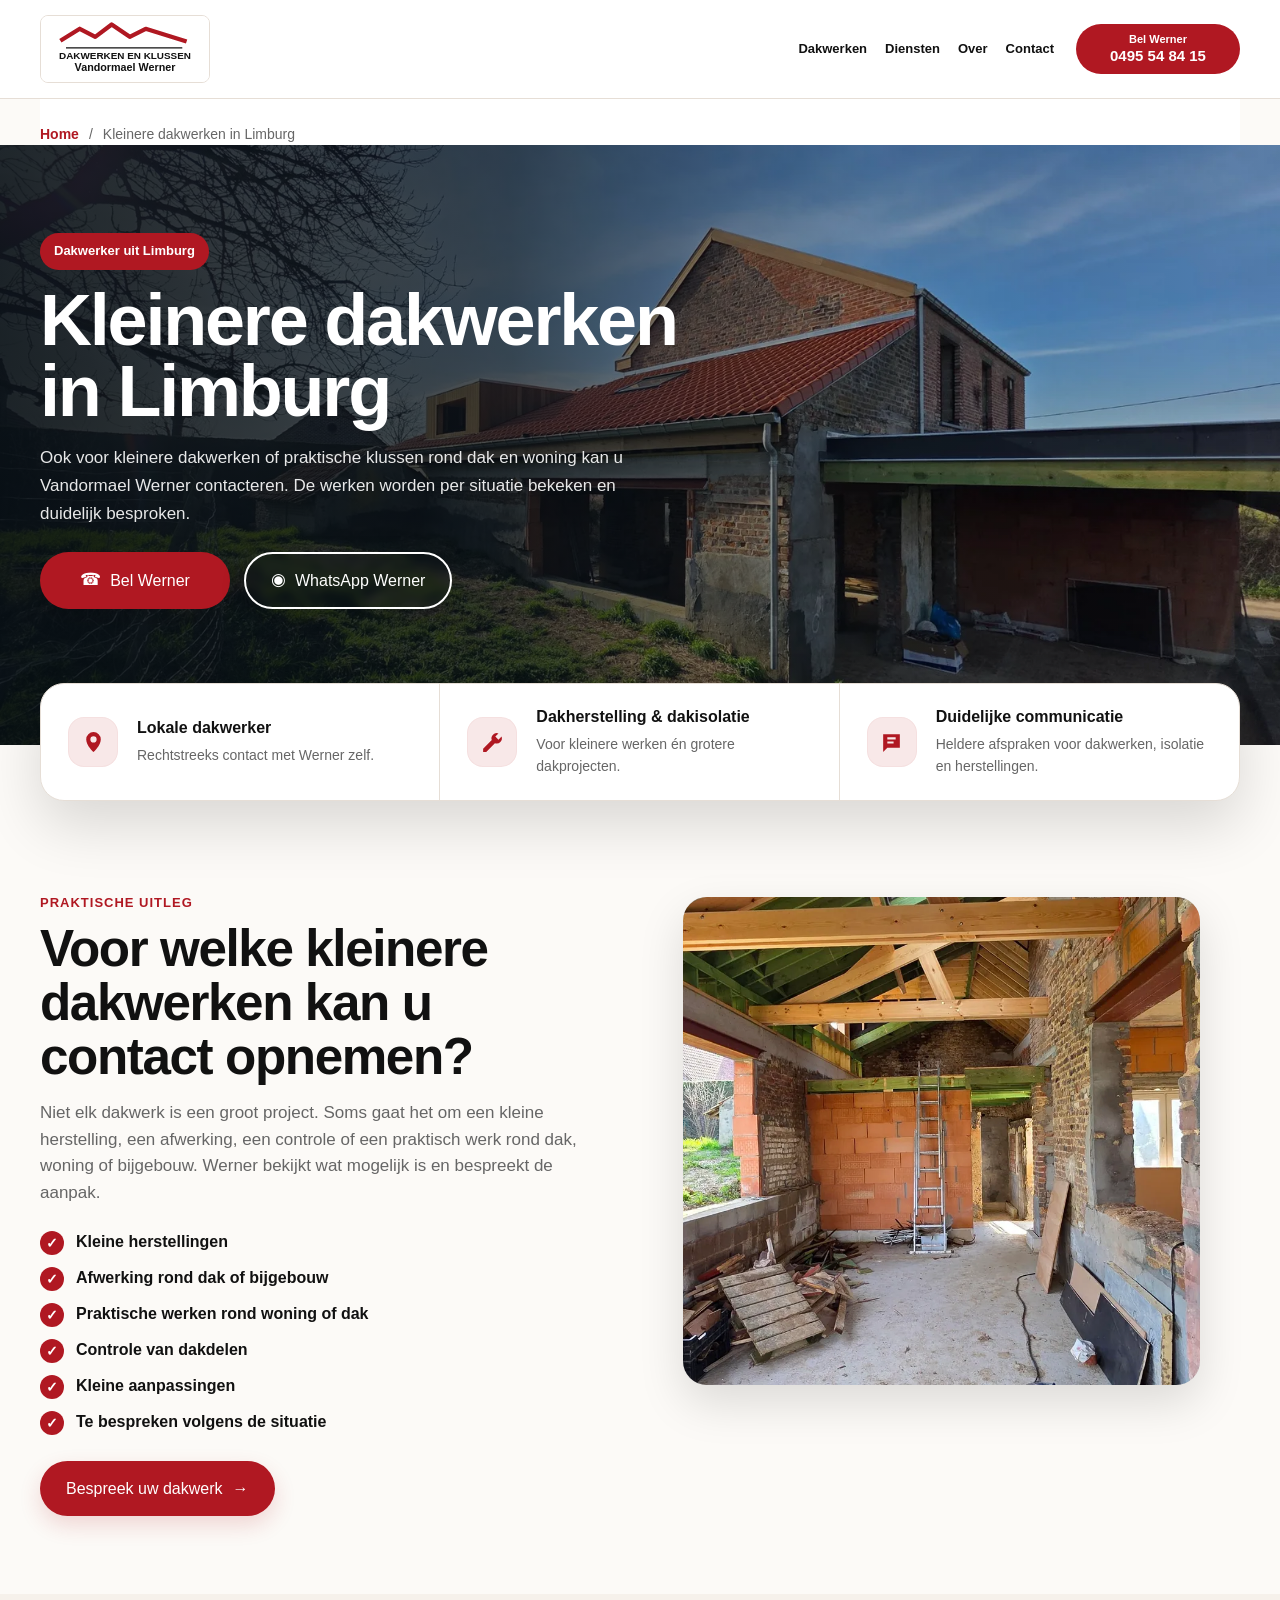
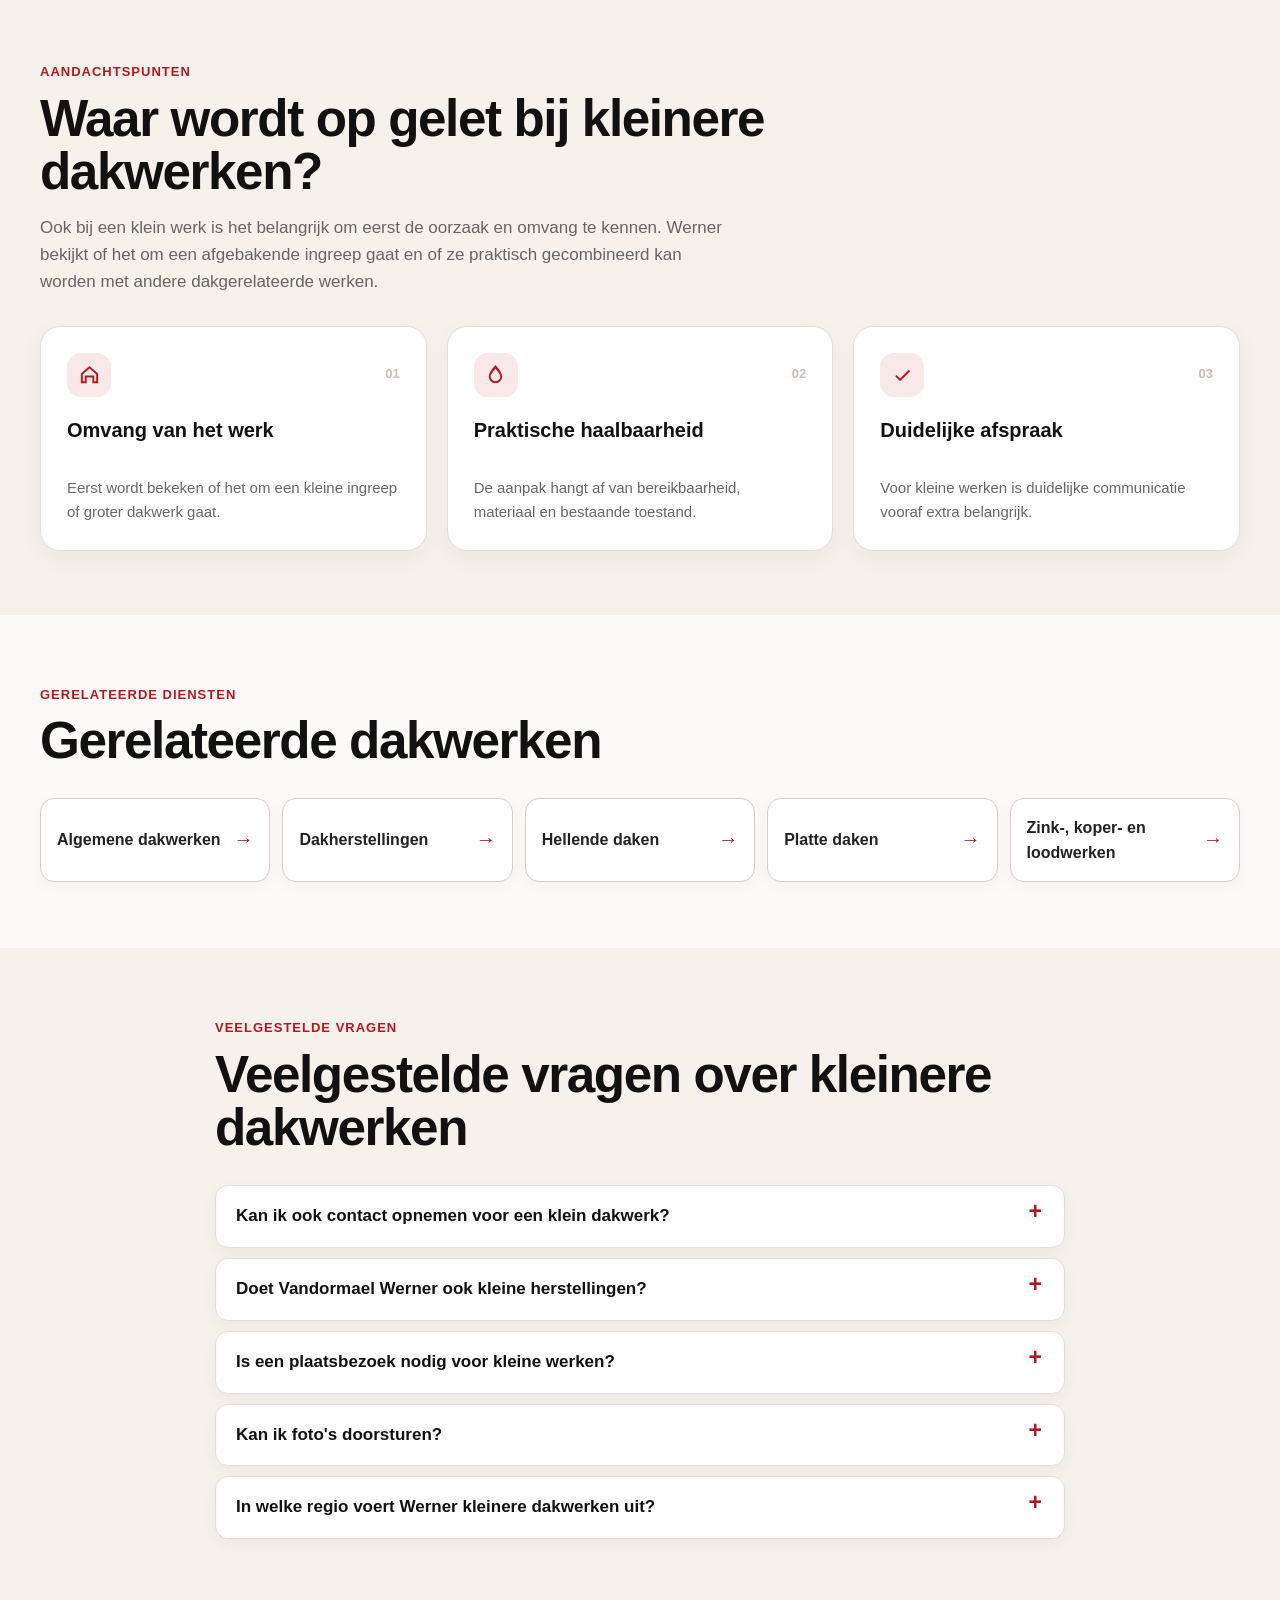
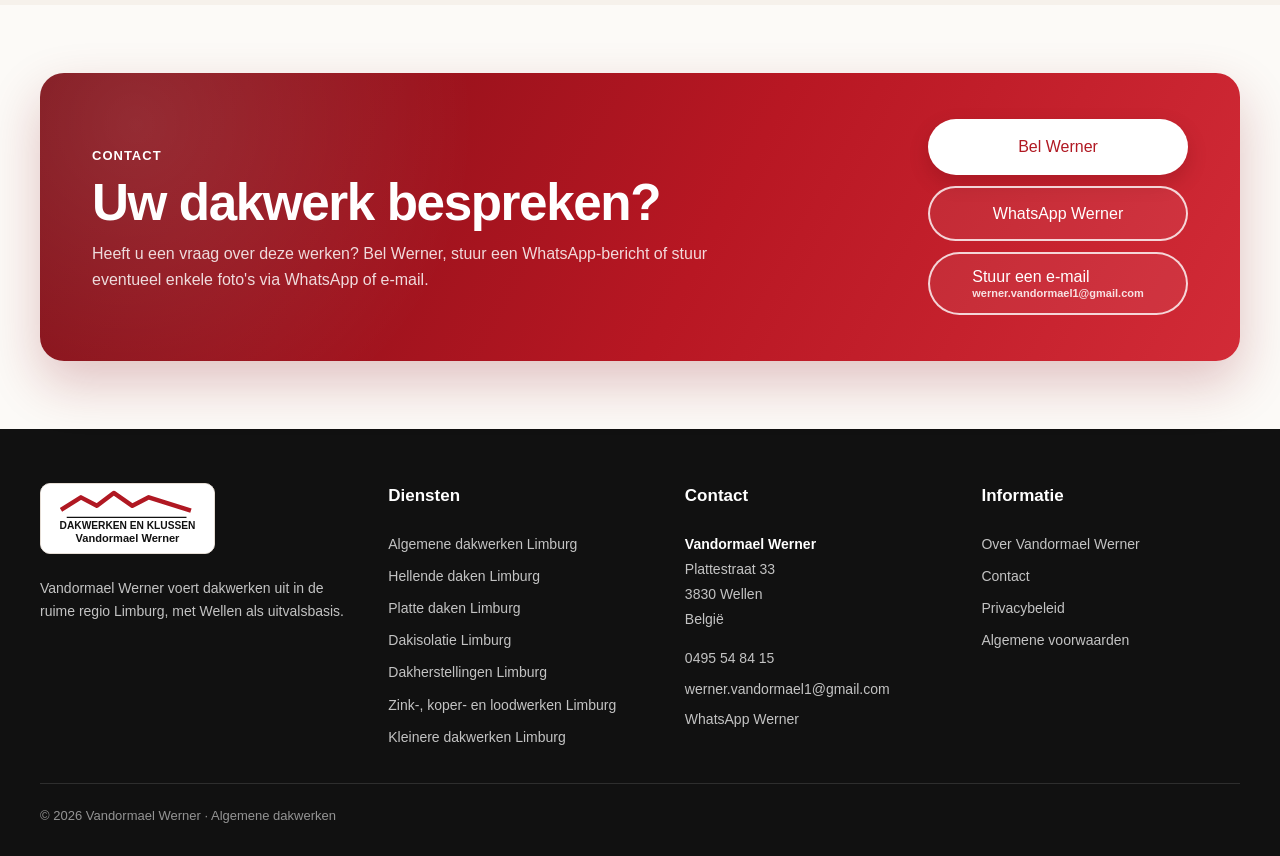
<file: kleinere-dakwerken/limburg/index.html>
<!doctype html><html lang="nl-BE"><head><meta charset="utf-8"><meta name="viewport" content="width=device-width,initial-scale=1"><title>Kleinere dakwerken Limburg | Vandormael Werner</title><meta name="description" content="Ook voor kleinere dakwerken en klussen in en rond de woning kan u contact opnemen met Vandormael Werner uit Wellen, actief in de ruime regio Limburg."><meta name="robots" content="noindex,nofollow"><link rel="canonical" href="https://wernervandormael.be/kleinere-dakwerken/limburg/"><meta property="og:type" content="website"><meta property="og:title" content="Kleinere dakwerken Limburg | Vandormael Werner"><meta property="og:description" content="Ook voor kleinere dakwerken en klussen in en rond de woning kan u contact opnemen met Vandormael Werner uit Wellen, actief in de ruime regio Limburg."><meta property="og:url" content="https://wernervandormael.be/kleinere-dakwerken/limburg/"><meta property="og:image" content="https://wernervandormael.be/assets/images/optimized/kleinere-dakwerken-klussen-vandormael-werner.jpg"><meta name="twitter:card" content="summary_large_image"><meta name="twitter:title" content="Kleinere dakwerken Limburg | Vandormael Werner"><meta name="twitter:description" content="Ook voor kleinere dakwerken en klussen in en rond de woning kan u contact opnemen met Vandormael Werner uit Wellen, actief in de ruime regio Limburg."><meta name="twitter:image" content="https://wernervandormael.be/assets/images/optimized/kleinere-dakwerken-klussen-vandormael-werner.jpg"><meta name="theme-color" content="#b01822"><link rel="manifest" href="../../site.webmanifest"><link rel="stylesheet" href="../../assets/css/style.css"><script type="application/ld+json">{"@context":"https://schema.org","@graph":[{"@context":"https://schema.org","@type":"RoofingContractor","name":"Vandormael Werner","description":"Vandormael Werner voert dakwerken uit in de ruime regio Limburg, met Wellen als uitvalsbasis.","url":"https://wernervandormael.be/","telephone":"+32495548415","email":"werner.vandormael1@gmail.com","contactPoint":{"@type":"ContactPoint","telephone":"+32495548415","email":"werner.vandormael1@gmail.com","contactType":"customer service","areaServed":"BE","availableLanguage":"nl-BE"},"address":{"@type":"PostalAddress","streetAddress":"Plattestraat 33","postalCode":"3830","addressLocality":"Wellen","addressCountry":"BE"},"areaServed":["Limburg","Wellen"],"serviceType":["Algemene dakwerken","Hellende daken","Platte daken","Dakisolatie","Dakherstellingen","Zink-, koper- en loodwerken","Kleinere dakwerken"]},{"@type":"Service","name":"Kleinere dakwerken in Limburg","url":"https://wernervandormael.be/kleinere-dakwerken/limburg/","provider":{"@type":"RoofingContractor","name":"Vandormael Werner","url":"https://wernervandormael.be/"},"areaServed":"Limburg"},{"@type":"FAQPage","mainEntity":[{"@type":"Question","name":"Kan ik ook contact opnemen voor een klein dakwerk?","acceptedAnswer":{"@type":"Answer","text":"Ja. Kleine dakherstellingen en beperkte afwerkingen kunnen eerst met Werner besproken worden. Stuur bij voorkeur enkele foto's mee."}},{"@type":"Question","name":"Doet Vandormael Werner ook kleine herstellingen?","acceptedAnswer":{"@type":"Answer","text":"Ja, zolang het werk past binnen de praktische planning en het soort werken dat Werner uitvoert. Dakwerken blijven de hoofdactiviteit."}},{"@type":"Question","name":"Is een plaatsbezoek nodig voor kleine werken?","acceptedAnswer":{"@type":"Answer","text":"Niet altijd voor de eerste bespreking. Met duidelijke foto's kan Werner vaak al zien of een plaatsbezoek nodig is."}},{"@type":"Question","name":"Kan ik foto's doorsturen?","acceptedAnswer":{"@type":"Answer","text":"Ja. Maak een overzichtsfoto en enkele duidelijke detailfoto's van het probleem. Vermeld ook kort waar aan de woning de schade zit."}},{"@type":"Question","name":"In welke regio voert Werner kleinere dakwerken uit?","acceptedAnswer":{"@type":"Answer","text":"Werner werkt vanuit Wellen en bespreekt kleinere dakwerken in de ruime regio Limburg."}}]},{"@type":"BreadcrumbList","itemListElement":[{"@type":"ListItem","position":1,"name":"Home","item":"https://wernervandormael.be/"},{"@type":"ListItem","position":2,"name":"Kleinere dakwerken in Limburg","item":"https://wernervandormael.be/kleinere-dakwerken/limburg/"}]}]}</script><script defer src="../../assets/js/main.js"></script></head><body><header><nav class="nav container" aria-label="Hoofdnavigatie"><a class="brand" href="../../" aria-label="Vandormael Werner home"><img src="../../assets/images/vandormael-werner-logo.svg" alt="Vandormael Werner Dakwerken en Klussen" width="390" height="155"></a><button class="menu-toggle" aria-expanded="false" aria-controls="main-menu">Menu</button><div class="menu" id="main-menu"><a href="../../">Dakwerken</a><details><summary>Diensten</summary><div class="dropdown"><a href="../../dakwerken/limburg/">Algemene dakwerken</a><a href="../../hellende-daken/limburg/">Hellende daken</a><a href="../../platte-daken/limburg/">Platte daken</a><a href="../../dakisolatie/limburg/">Dakisolatie</a><a href="../../dakherstellingen/limburg/">Dakherstellingen</a><a href="../../zinkwerken-koperwerken-loodwerken/limburg/">Zink-, koper- en loodwerken</a><a href="../../kleinere-dakwerken/limburg/">Kleinere dakwerken</a></div></details><a href="../../over-vandormael-werner/">Over</a><a href="../../contact/">Contact</a></div><a class="btn btn-red nav-call" href="tel:+32495548415"><small>Bel Werner</small><strong>0495 54 84 15</strong></a></nav></header><main class="premium-service-page"><nav class="breadcrumbs container" aria-label="Broodkruimels"><a href="../../">Home</a><span>/</span><span aria-current="page">Kleinere dakwerken in Limburg</span></nav>
  <section class="premium-service-hero"><div class="premium-service-hero-bg"><picture><source srcset="../../assets/images/webp/kleinere-dakwerken-klussen-vandormael-werner.webp" type="image/webp"><img class="" src="../../assets/images/optimized/kleinere-dakwerken-klussen-vandormael-werner.jpg" alt="Kleinere dakwerken en afwerking aan woning door Vandormael Werner" width="1200" height="800" fetchpriority="high" decoding="async"></picture></div><div class="container premium-service-hero-inner"><span class="eyebrow">Dakwerker uit Limburg</span><h1>Kleinere dakwerken in Limburg</h1><p>Ook voor kleinere dakwerken of praktische klussen rond dak en woning kan u Vandormael Werner contacteren. De werken worden per situatie bekeken en duidelijk besproken.</p><div class="actions"><a class="btn btn-red" href="tel:+32495548415"><span aria-hidden="true">☎</span>Bel Werner</a><a class="btn btn-outline-light" href="https://wa.me/32495548415?text=Dag%20Werner%2C%20ik%20heb%20een%20vraag%20over%20dakwerken." target="_blank" rel="noopener"><span aria-hidden="true">◉</span>WhatsApp Werner</a></div></div></section>
  <section class="premium-trust"><div class="container premium-trust-grid"><article><span class="premium-trust-icon" aria-hidden="true"><svg viewBox="0 0 24 24" aria-hidden="true"><path d="M12 21s7-6.1 7-12A7 7 0 1 0 5 9c0 5.9 7 12 7 12zm0-9a3 3 0 1 1 0-6 3 3 0 0 1 0 6z"/></svg></span><div><strong>Lokale dakwerker</strong><p>Rechtstreeks contact met Werner zelf.</p></div></article><article><span class="premium-trust-icon" aria-hidden="true"><svg viewBox="0 0 24 24" aria-hidden="true"><path d="m14.7 6.3 3-3a5 5 0 0 0-6.4 6.4L3 18v3h3l8.3-8.3a5 5 0 0 0 6.4-6.4l-3 3-3-3z"/></svg></span><div><strong>Dakherstelling &amp; dakisolatie</strong><p>Voor kleinere werken én grotere dakprojecten.</p></div></article><article><span class="premium-trust-icon" aria-hidden="true"><svg viewBox="0 0 24 24" aria-hidden="true"><path d="M4 4h16v13H8l-4 4V4zm4 5h8V7H8v2zm0 4h6v-2H8v2z"/></svg></span><div><strong>Duidelijke communicatie</strong><p>Heldere afspraken voor dakwerken, isolatie en herstellingen.</p></div></article></div></section>
  <section class="premium-practical"><div class="container split premium-practical-grid"><div><span class="kicker">Praktische uitleg</span><h2>Voor welke kleinere dakwerken kan u contact opnemen?</h2><p>Niet elk dakwerk is een groot project. Soms gaat het om een kleine herstelling, een afwerking, een controle of een praktisch werk rond dak, woning of bijgebouw. Werner bekijkt wat mogelijk is en bespreekt de aanpak.</p><ul class="checks"><li>Kleine herstellingen</li><li>Afwerking rond dak of bijgebouw</li><li>Praktische werken rond woning of dak</li><li>Controle van dakdelen</li><li>Kleine aanpassingen</li><li>Te bespreken volgens de situatie</li></ul><a class="btn btn-red" href="../../contact/">Bespreek uw dakwerk <span aria-hidden="true">→</span></a></div><figure class="photo premium-practical-photo"><picture><source srcset="../../assets/images/webp/renovatiewerk-dakstructuur-bijgebouw.webp" type="image/webp"><img class="" src="../../assets/images/optimized/renovatiewerk-dakstructuur-bijgebouw.jpg" alt="Renovatiewerk aan dakstructuur en bijgebouw" width="1200" height="800" loading="lazy" decoding="async"></picture></figure></div></section>
  <section class="soft premium-attention-section"><div class="container"><div class="premium-section-heading"><span class="kicker">Aandachtspunten</span><h2>Waar wordt op gelet bij kleinere dakwerken?</h2><p>Ook bij een klein werk is het belangrijk om eerst de oorzaak en omvang te kennen. Werner bekijkt of het om een afgebakende ingreep gaat en of ze praktisch gecombineerd kan worden met andere dakgerelateerde werken.</p></div><div class="premium-attention-grid"><article><div class="premium-attention-meta"><span class="premium-attention-icon"><svg viewBox="0 0 24 24" aria-hidden="true"><path d="M3 11 12 3l9 8v10h-6v-6H9v6H3V11zm2 .9V19h2v-6h10v6h2v-7.1l-7-6.2-7 6.2z"/></svg></span><b>01</b></div><h3>Omvang van het werk</h3><p>Eerst wordt bekeken of het om een kleine ingreep of groter dakwerk gaat.</p></article><article><div class="premium-attention-meta"><span class="premium-attention-icon"><svg viewBox="0 0 24 24" aria-hidden="true"><path d="M12 2s7 7.1 7 12a7 7 0 1 1-14 0C5 9.1 12 2 12 2zm0 4.1C9.9 8.7 7 12.2 7 14a5 5 0 0 0 10 0c0-1.8-2.9-5.3-5-7.9z"/></svg></span><b>02</b></div><h3>Praktische haalbaarheid</h3><p>De aanpak hangt af van bereikbaarheid, materiaal en bestaande toestand.</p></article><article><div class="premium-attention-meta"><span class="premium-attention-icon"><svg viewBox="0 0 24 24" aria-hidden="true"><path d="m9.5 16.2-3.7-3.7-1.4 1.4 5.1 5.1L20 8.5l-1.4-1.4-9.1 9.1z"/></svg></span><b>03</b></div><h3>Duidelijke afspraak</h3><p>Voor kleine werken is duidelijke communicatie vooraf extra belangrijk.</p></article></div></div></section>
  <section class="premium-related-section"><div class="container"><div class="premium-section-heading"><span class="kicker">Gerelateerde diensten</span><h2>Gerelateerde dakwerken</h2></div><div class="premium-related"><a href="../../dakwerken/limburg/"><strong>Algemene dakwerken</strong><span aria-hidden="true">→</span></a><a href="../../dakherstellingen/limburg/"><strong>Dakherstellingen</strong><span aria-hidden="true">→</span></a><a href="../../hellende-daken/limburg/"><strong>Hellende daken</strong><span aria-hidden="true">→</span></a><a href="../../platte-daken/limburg/"><strong>Platte daken</strong><span aria-hidden="true">→</span></a><a href="../../zinkwerken-koperwerken-loodwerken/limburg/"><strong>Zink-, koper- en loodwerken</strong><span aria-hidden="true">→</span></a></div></div></section>
  <section class="soft premium-faq-section"><div class="container narrow"><div class="premium-section-heading"><span class="kicker">Veelgestelde vragen</span><h2>Veelgestelde vragen over kleinere dakwerken</h2></div><div class="faq"><details><summary>Kan ik ook contact opnemen voor een klein dakwerk?</summary><p>Ja. Kleine dakherstellingen en beperkte afwerkingen kunnen eerst met Werner besproken worden. Stuur bij voorkeur enkele foto's mee.</p></details><details><summary>Doet Vandormael Werner ook kleine herstellingen?</summary><p>Ja, zolang het werk past binnen de praktische planning en het soort werken dat Werner uitvoert. Dakwerken blijven de hoofdactiviteit.</p></details><details><summary>Is een plaatsbezoek nodig voor kleine werken?</summary><p>Niet altijd voor de eerste bespreking. Met duidelijke foto's kan Werner vaak al zien of een plaatsbezoek nodig is.</p></details><details><summary>Kan ik foto's doorsturen?</summary><p>Ja. Maak een overzichtsfoto en enkele duidelijke detailfoto's van het probleem. Vermeld ook kort waar aan de woning de schade zit.</p></details><details><summary>In welke regio voert Werner kleinere dakwerken uit?</summary><p>Werner werkt vanuit Wellen en bespreekt kleinere dakwerken in de ruime regio Limburg.</p></details></div></div></section>
  <section class="premium-bottom-cta-section"><div class="container premium-bottom-cta"><div><span class="kicker">Contact</span><h2>Uw dakwerk bespreken?</h2><p>Heeft u een vraag over deze werken? Bel Werner, stuur een WhatsApp-bericht of stuur eventueel enkele foto's via WhatsApp of e-mail.</p></div><div class="cta-actions"><a class="btn btn-white" href="tel:+32495548415">Bel Werner</a><a class="btn btn-outline-light" href="https://wa.me/32495548415?text=Dag%20Werner%2C%20ik%20heb%20een%20vraag%20over%20dakwerken." target="_blank" rel="noopener">WhatsApp Werner</a><a class="btn btn-outline-light premium-email-cta" href="mailto:werner.vandormael1@gmail.com"><span>Stuur een e-mail</span><small>werner.vandormael1@gmail.com</small></a></div></div></section></main><footer><div class="footer-grid container"><div><a class="brand brand-footer" href="../../"><img src="../../assets/images/vandormael-werner-logo.svg" alt="Vandormael Werner Dakwerken en Klussen" width="390" height="155"></a><p>Vandormael Werner voert dakwerken uit in de ruime regio Limburg, met Wellen als uitvalsbasis.</p></div><div><h2>Diensten</h2><a href="../../dakwerken/limburg/">Algemene dakwerken Limburg</a><a href="../../hellende-daken/limburg/">Hellende daken Limburg</a><a href="../../platte-daken/limburg/">Platte daken Limburg</a><a href="../../dakisolatie/limburg/">Dakisolatie Limburg</a><a href="../../dakherstellingen/limburg/">Dakherstellingen Limburg</a><a href="../../zinkwerken-koperwerken-loodwerken/limburg/">Zink-, koper- en loodwerken Limburg</a><a href="../../kleinere-dakwerken/limburg/">Kleinere dakwerken Limburg</a></div><div><h2>Contact</h2><address class="footer-contact"><strong>Vandormael Werner</strong><span>Plattestraat 33</span><span>3830 Wellen</span><span>België</span></address><div class="footer-contact-links"><a href="tel:+32495548415">0495 54 84 15</a><a href="mailto:werner.vandormael1@gmail.com">werner.vandormael1@gmail.com</a><a href="https://wa.me/32495548415?text=Dag%20Werner%2C%20ik%20heb%20een%20vraag%20over%20dakwerken." target="_blank" rel="noopener">WhatsApp Werner</a></div></div><div><h2>Informatie</h2><a href="../../over-vandormael-werner/">Over Vandormael Werner</a><a href="../../contact/">Contact</a><a href="../../privacybeleid/">Privacybeleid</a><a href="../../algemene-voorwaarden/">Algemene voorwaarden</a></div></div><div class="copy container">© 2026 Vandormael Werner · Algemene dakwerken</div></footer><a class="mobile-call btn btn-red" href="tel:+32495548415">Bel Werner</a></body></html>
</file>
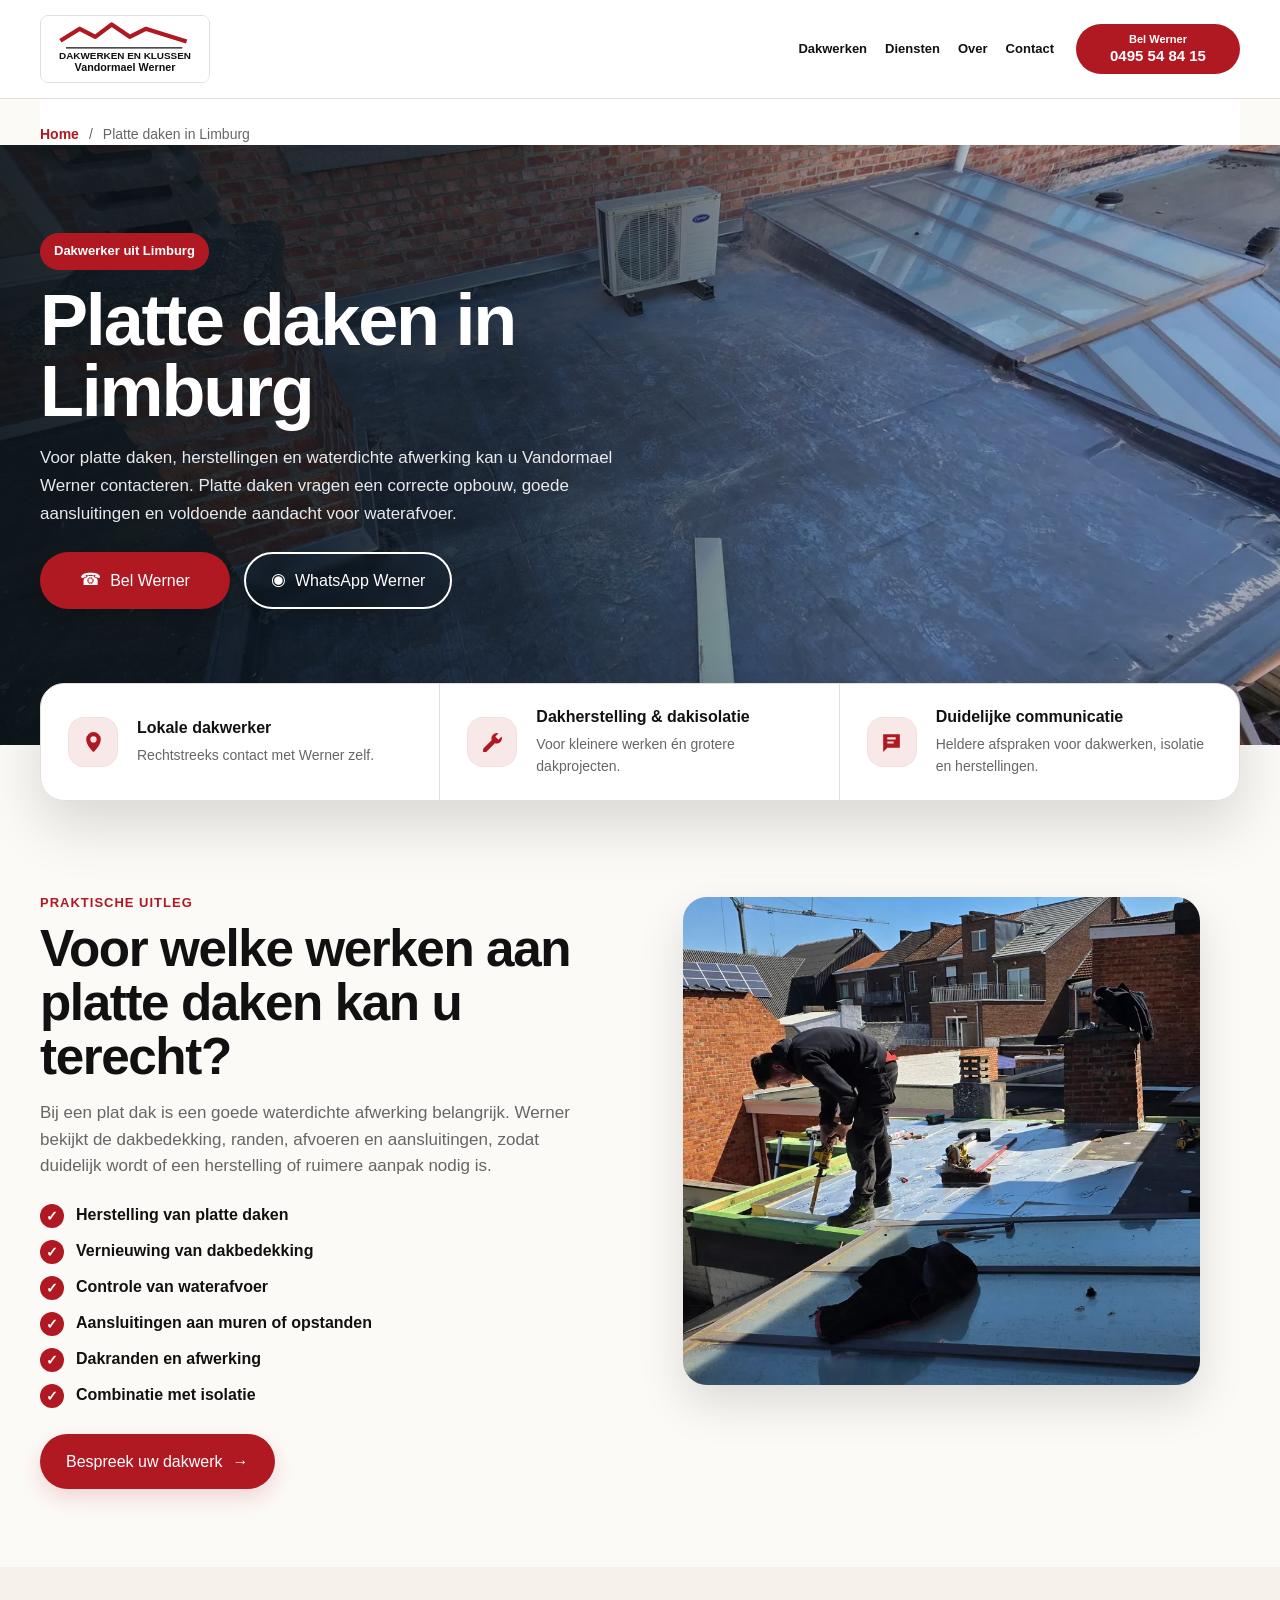
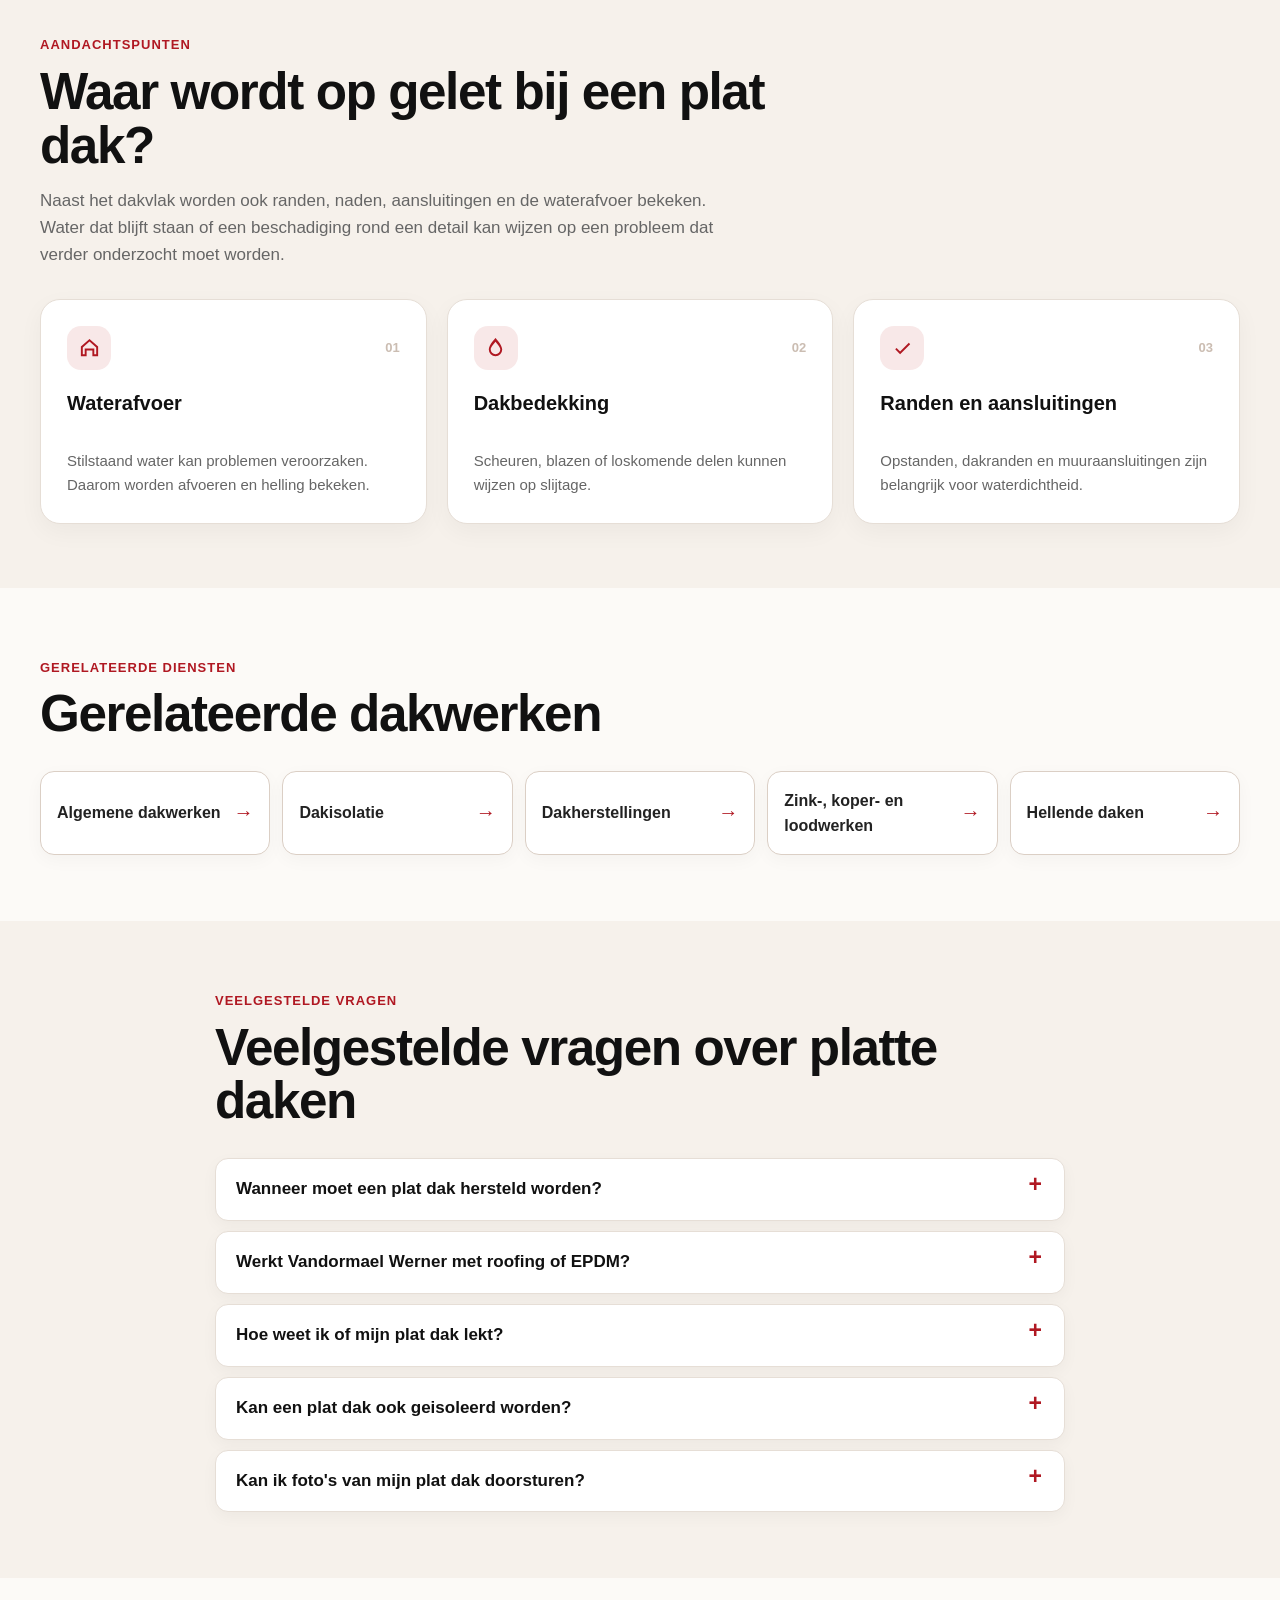
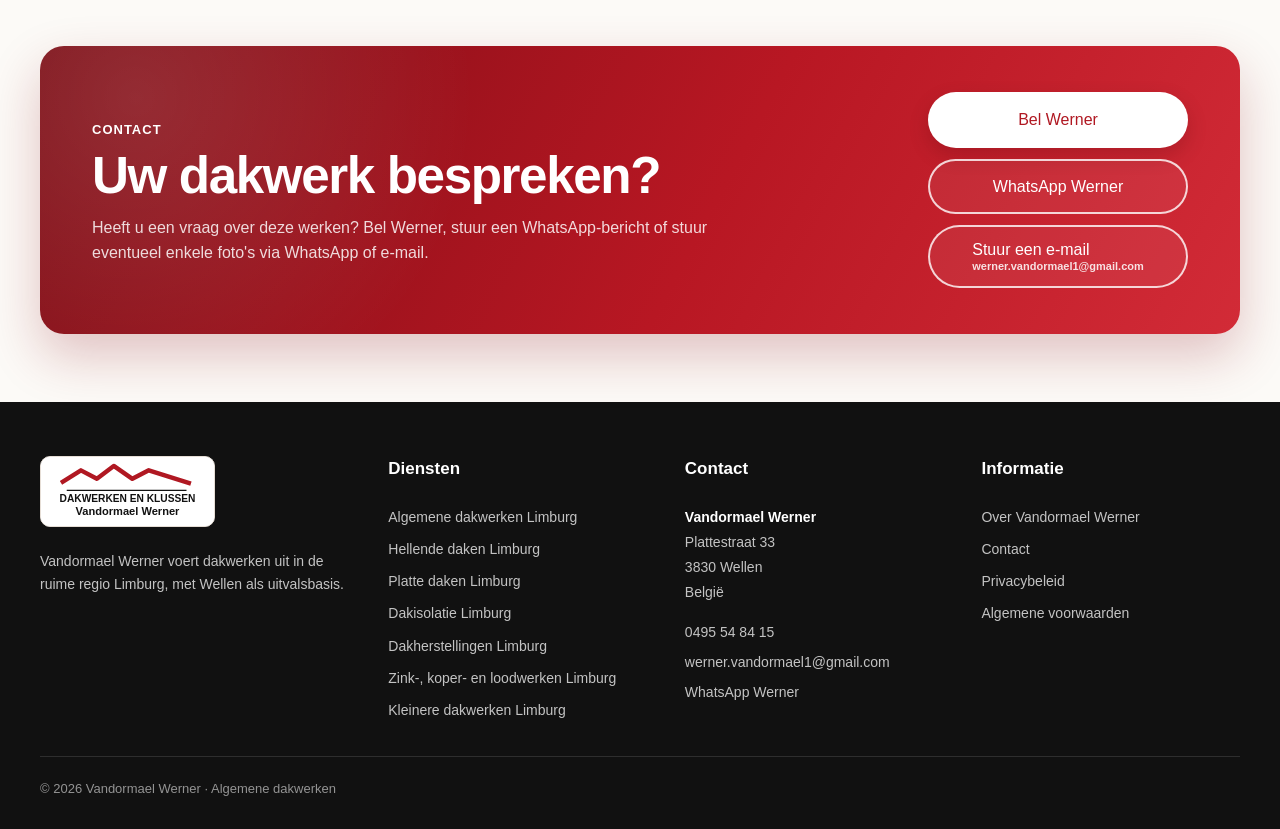
<file: platte-daken/limburg/index.html>
<!doctype html><html lang="nl-BE"><head><meta charset="utf-8"><meta name="viewport" content="width=device-width,initial-scale=1"><title>Platte daken Limburg | Roofing en EPDM | Vandormael Werner</title><meta name="description" content="Werken aan platte daken in Limburg. Vandormael Werner helpt bij roofing, EPDM-afwerking, aansluitingen en herstellingen aan platte daken."><meta name="robots" content="noindex,nofollow"><link rel="canonical" href="https://wernervandormael.be/platte-daken/limburg/"><meta property="og:type" content="website"><meta property="og:title" content="Platte daken Limburg | Roofing en EPDM | Vandormael Werner"><meta property="og:description" content="Werken aan platte daken in Limburg. Vandormael Werner helpt bij roofing, EPDM-afwerking, aansluitingen en herstellingen aan platte daken."><meta property="og:url" content="https://wernervandormael.be/platte-daken/limburg/"><meta property="og:image" content="https://wernervandormael.be/assets/images/optimized/plat-dak-roofing-epdm-vandormael-werner.jpg"><meta name="twitter:card" content="summary_large_image"><meta name="twitter:title" content="Platte daken Limburg | Roofing en EPDM | Vandormael Werner"><meta name="twitter:description" content="Werken aan platte daken in Limburg. Vandormael Werner helpt bij roofing, EPDM-afwerking, aansluitingen en herstellingen aan platte daken."><meta name="twitter:image" content="https://wernervandormael.be/assets/images/optimized/plat-dak-roofing-epdm-vandormael-werner.jpg"><meta name="theme-color" content="#b01822"><link rel="manifest" href="../../site.webmanifest"><link rel="stylesheet" href="../../assets/css/style.css"><script type="application/ld+json">{"@context":"https://schema.org","@graph":[{"@context":"https://schema.org","@type":"RoofingContractor","name":"Vandormael Werner","description":"Vandormael Werner voert dakwerken uit in de ruime regio Limburg, met Wellen als uitvalsbasis.","url":"https://wernervandormael.be/","telephone":"+32495548415","email":"werner.vandormael1@gmail.com","contactPoint":{"@type":"ContactPoint","telephone":"+32495548415","email":"werner.vandormael1@gmail.com","contactType":"customer service","areaServed":"BE","availableLanguage":"nl-BE"},"address":{"@type":"PostalAddress","streetAddress":"Plattestraat 33","postalCode":"3830","addressLocality":"Wellen","addressCountry":"BE"},"areaServed":["Limburg","Wellen"],"serviceType":["Algemene dakwerken","Hellende daken","Platte daken","Dakisolatie","Dakherstellingen","Zink-, koper- en loodwerken","Kleinere dakwerken"]},{"@type":"Service","name":"Platte daken in Limburg","url":"https://wernervandormael.be/platte-daken/limburg/","provider":{"@type":"RoofingContractor","name":"Vandormael Werner","url":"https://wernervandormael.be/"},"areaServed":"Limburg"},{"@type":"FAQPage","mainEntity":[{"@type":"Question","name":"Wanneer moet een plat dak hersteld worden?","acceptedAnswer":{"@type":"Answer","text":"Neem contact op bij waterinsijpeling, loskomende afwerking, scheuren of schade aan randen en aansluitingen. Ook wanneer u twijfelt over een oudere dakbedekking kan een controle nuttig zijn."}},{"@type":"Question","name":"Werkt Vandormael Werner met roofing of EPDM?","acceptedAnswer":{"@type":"Answer","text":"Werner voert werken uit met roofing en, waar van toepassing, EPDM-afwerking. Welke aanpak past, hangt af van het bestaande dak en de geplande werken."}},{"@type":"Question","name":"Hoe weet ik of mijn plat dak lekt?","acceptedAnswer":{"@type":"Answer","text":"Vochtplekken binnen zijn een duidelijk signaal, maar een lek kan ook zichtbaar worden aan beschadigde naden, randen of aansluitingen. De plaats waar water binnenkomt, ligt niet altijd recht boven de vochtplek."}},{"@type":"Question","name":"Kan een plat dak ook geisoleerd worden?","acceptedAnswer":{"@type":"Answer","text":"Ja, bij renovatiewerken aan een plat dak kan isolatie mee bekeken worden. De geschikte opbouw hangt af van de bestaande situatie."}},{"@type":"Question","name":"Kan ik foto's van mijn plat dak doorsturen?","acceptedAnswer":{"@type":"Answer","text":"Ja. Foto's van het volledige dakvlak en duidelijke details van randen, afvoer en zichtbare schade helpen bij een eerste bespreking."}}]},{"@type":"BreadcrumbList","itemListElement":[{"@type":"ListItem","position":1,"name":"Home","item":"https://wernervandormael.be/"},{"@type":"ListItem","position":2,"name":"Platte daken in Limburg","item":"https://wernervandormael.be/platte-daken/limburg/"}]}]}</script><script defer src="../../assets/js/main.js"></script></head><body><header><nav class="nav container" aria-label="Hoofdnavigatie"><a class="brand" href="../../" aria-label="Vandormael Werner home"><img src="../../assets/images/vandormael-werner-logo.svg" alt="Vandormael Werner Dakwerken en Klussen" width="390" height="155"></a><button class="menu-toggle" aria-expanded="false" aria-controls="main-menu">Menu</button><div class="menu" id="main-menu"><a href="../../">Dakwerken</a><details><summary>Diensten</summary><div class="dropdown"><a href="../../dakwerken/limburg/">Algemene dakwerken</a><a href="../../hellende-daken/limburg/">Hellende daken</a><a href="../../platte-daken/limburg/">Platte daken</a><a href="../../dakisolatie/limburg/">Dakisolatie</a><a href="../../dakherstellingen/limburg/">Dakherstellingen</a><a href="../../zinkwerken-koperwerken-loodwerken/limburg/">Zink-, koper- en loodwerken</a><a href="../../kleinere-dakwerken/limburg/">Kleinere dakwerken</a></div></details><a href="../../over-vandormael-werner/">Over</a><a href="../../contact/">Contact</a></div><a class="btn btn-red nav-call" href="tel:+32495548415"><small>Bel Werner</small><strong>0495 54 84 15</strong></a></nav></header><main class="premium-service-page"><nav class="breadcrumbs container" aria-label="Broodkruimels"><a href="../../">Home</a><span>/</span><span aria-current="page">Platte daken in Limburg</span></nav>
  <section class="premium-service-hero"><div class="premium-service-hero-bg"><picture><source srcset="../../assets/images/webp/plat-dak-roofing-epdm-vandormael-werner.webp" type="image/webp"><img class="" src="../../assets/images/optimized/plat-dak-roofing-epdm-vandormael-werner.jpg" alt="Plat dak met roofing of EPDM-afwerking door Vandormael Werner" width="1200" height="800" fetchpriority="high" decoding="async"></picture></div><div class="container premium-service-hero-inner"><span class="eyebrow">Dakwerker uit Limburg</span><h1>Platte daken in Limburg</h1><p>Voor platte daken, herstellingen en waterdichte afwerking kan u Vandormael Werner contacteren. Platte daken vragen een correcte opbouw, goede aansluitingen en voldoende aandacht voor waterafvoer.</p><div class="actions"><a class="btn btn-red" href="tel:+32495548415"><span aria-hidden="true">☎</span>Bel Werner</a><a class="btn btn-outline-light" href="https://wa.me/32495548415?text=Dag%20Werner%2C%20ik%20heb%20een%20vraag%20over%20dakwerken." target="_blank" rel="noopener"><span aria-hidden="true">◉</span>WhatsApp Werner</a></div></div></section>
  <section class="premium-trust"><div class="container premium-trust-grid"><article><span class="premium-trust-icon" aria-hidden="true"><svg viewBox="0 0 24 24" aria-hidden="true"><path d="M12 21s7-6.1 7-12A7 7 0 1 0 5 9c0 5.9 7 12 7 12zm0-9a3 3 0 1 1 0-6 3 3 0 0 1 0 6z"/></svg></span><div><strong>Lokale dakwerker</strong><p>Rechtstreeks contact met Werner zelf.</p></div></article><article><span class="premium-trust-icon" aria-hidden="true"><svg viewBox="0 0 24 24" aria-hidden="true"><path d="m14.7 6.3 3-3a5 5 0 0 0-6.4 6.4L3 18v3h3l8.3-8.3a5 5 0 0 0 6.4-6.4l-3 3-3-3z"/></svg></span><div><strong>Dakherstelling &amp; dakisolatie</strong><p>Voor kleinere werken én grotere dakprojecten.</p></div></article><article><span class="premium-trust-icon" aria-hidden="true"><svg viewBox="0 0 24 24" aria-hidden="true"><path d="M4 4h16v13H8l-4 4V4zm4 5h8V7H8v2zm0 4h6v-2H8v2z"/></svg></span><div><strong>Duidelijke communicatie</strong><p>Heldere afspraken voor dakwerken, isolatie en herstellingen.</p></div></article></div></section>
  <section class="premium-practical"><div class="container split premium-practical-grid"><div><span class="kicker">Praktische uitleg</span><h2>Voor welke werken aan platte daken kan u terecht?</h2><p>Bij een plat dak is een goede waterdichte afwerking belangrijk. Werner bekijkt de dakbedekking, randen, afvoeren en aansluitingen, zodat duidelijk wordt of een herstelling of ruimere aanpak nodig is.</p><ul class="checks"><li>Herstelling van platte daken</li><li>Vernieuwing van dakbedekking</li><li>Controle van waterafvoer</li><li>Aansluitingen aan muren of opstanden</li><li>Dakranden en afwerking</li><li>Combinatie met isolatie</li></ul><a class="btn btn-red" href="../../contact/">Bespreek uw dakwerk <span aria-hidden="true">→</span></a></div><figure class="photo premium-practical-photo"><picture><source srcset="../../assets/images/webp/werkman-werken-plat-dak.webp" type="image/webp"><img class="" src="../../assets/images/optimized/werkman-werken-plat-dak.jpg" alt="Werkman met gereedschap tijdens werken aan een plat dak" width="1200" height="800" loading="lazy" decoding="async"></picture></figure></div></section>
  <section class="soft premium-attention-section"><div class="container"><div class="premium-section-heading"><span class="kicker">Aandachtspunten</span><h2>Waar wordt op gelet bij een plat dak?</h2><p>Naast het dakvlak worden ook randen, naden, aansluitingen en de waterafvoer bekeken. Water dat blijft staan of een beschadiging rond een detail kan wijzen op een probleem dat verder onderzocht moet worden.</p></div><div class="premium-attention-grid"><article><div class="premium-attention-meta"><span class="premium-attention-icon"><svg viewBox="0 0 24 24" aria-hidden="true"><path d="M3 11 12 3l9 8v10h-6v-6H9v6H3V11zm2 .9V19h2v-6h10v6h2v-7.1l-7-6.2-7 6.2z"/></svg></span><b>01</b></div><h3>Waterafvoer</h3><p>Stilstaand water kan problemen veroorzaken. Daarom worden afvoeren en helling bekeken.</p></article><article><div class="premium-attention-meta"><span class="premium-attention-icon"><svg viewBox="0 0 24 24" aria-hidden="true"><path d="M12 2s7 7.1 7 12a7 7 0 1 1-14 0C5 9.1 12 2 12 2zm0 4.1C9.9 8.7 7 12.2 7 14a5 5 0 0 0 10 0c0-1.8-2.9-5.3-5-7.9z"/></svg></span><b>02</b></div><h3>Dakbedekking</h3><p>Scheuren, blazen of loskomende delen kunnen wijzen op slijtage.</p></article><article><div class="premium-attention-meta"><span class="premium-attention-icon"><svg viewBox="0 0 24 24" aria-hidden="true"><path d="m9.5 16.2-3.7-3.7-1.4 1.4 5.1 5.1L20 8.5l-1.4-1.4-9.1 9.1z"/></svg></span><b>03</b></div><h3>Randen en aansluitingen</h3><p>Opstanden, dakranden en muuraansluitingen zijn belangrijk voor waterdichtheid.</p></article></div></div></section>
  <section class="premium-related-section"><div class="container"><div class="premium-section-heading"><span class="kicker">Gerelateerde diensten</span><h2>Gerelateerde dakwerken</h2></div><div class="premium-related"><a href="../../dakwerken/limburg/"><strong>Algemene dakwerken</strong><span aria-hidden="true">→</span></a><a href="../../dakisolatie/limburg/"><strong>Dakisolatie</strong><span aria-hidden="true">→</span></a><a href="../../dakherstellingen/limburg/"><strong>Dakherstellingen</strong><span aria-hidden="true">→</span></a><a href="../../zinkwerken-koperwerken-loodwerken/limburg/"><strong>Zink-, koper- en loodwerken</strong><span aria-hidden="true">→</span></a><a href="../../hellende-daken/limburg/"><strong>Hellende daken</strong><span aria-hidden="true">→</span></a></div></div></section>
  <section class="soft premium-faq-section"><div class="container narrow"><div class="premium-section-heading"><span class="kicker">Veelgestelde vragen</span><h2>Veelgestelde vragen over platte daken</h2></div><div class="faq"><details><summary>Wanneer moet een plat dak hersteld worden?</summary><p>Neem contact op bij waterinsijpeling, loskomende afwerking, scheuren of schade aan randen en aansluitingen. Ook wanneer u twijfelt over een oudere dakbedekking kan een controle nuttig zijn.</p></details><details><summary>Werkt Vandormael Werner met roofing of EPDM?</summary><p>Werner voert werken uit met roofing en, waar van toepassing, EPDM-afwerking. Welke aanpak past, hangt af van het bestaande dak en de geplande werken.</p></details><details><summary>Hoe weet ik of mijn plat dak lekt?</summary><p>Vochtplekken binnen zijn een duidelijk signaal, maar een lek kan ook zichtbaar worden aan beschadigde naden, randen of aansluitingen. De plaats waar water binnenkomt, ligt niet altijd recht boven de vochtplek.</p></details><details><summary>Kan een plat dak ook geisoleerd worden?</summary><p>Ja, bij renovatiewerken aan een plat dak kan isolatie mee bekeken worden. De geschikte opbouw hangt af van de bestaande situatie.</p></details><details><summary>Kan ik foto's van mijn plat dak doorsturen?</summary><p>Ja. Foto's van het volledige dakvlak en duidelijke details van randen, afvoer en zichtbare schade helpen bij een eerste bespreking.</p></details></div></div></section>
  <section class="premium-bottom-cta-section"><div class="container premium-bottom-cta"><div><span class="kicker">Contact</span><h2>Uw dakwerk bespreken?</h2><p>Heeft u een vraag over deze werken? Bel Werner, stuur een WhatsApp-bericht of stuur eventueel enkele foto's via WhatsApp of e-mail.</p></div><div class="cta-actions"><a class="btn btn-white" href="tel:+32495548415">Bel Werner</a><a class="btn btn-outline-light" href="https://wa.me/32495548415?text=Dag%20Werner%2C%20ik%20heb%20een%20vraag%20over%20dakwerken." target="_blank" rel="noopener">WhatsApp Werner</a><a class="btn btn-outline-light premium-email-cta" href="mailto:werner.vandormael1@gmail.com"><span>Stuur een e-mail</span><small>werner.vandormael1@gmail.com</small></a></div></div></section></main><footer><div class="footer-grid container"><div><a class="brand brand-footer" href="../../"><img src="../../assets/images/vandormael-werner-logo.svg" alt="Vandormael Werner Dakwerken en Klussen" width="390" height="155"></a><p>Vandormael Werner voert dakwerken uit in de ruime regio Limburg, met Wellen als uitvalsbasis.</p></div><div><h2>Diensten</h2><a href="../../dakwerken/limburg/">Algemene dakwerken Limburg</a><a href="../../hellende-daken/limburg/">Hellende daken Limburg</a><a href="../../platte-daken/limburg/">Platte daken Limburg</a><a href="../../dakisolatie/limburg/">Dakisolatie Limburg</a><a href="../../dakherstellingen/limburg/">Dakherstellingen Limburg</a><a href="../../zinkwerken-koperwerken-loodwerken/limburg/">Zink-, koper- en loodwerken Limburg</a><a href="../../kleinere-dakwerken/limburg/">Kleinere dakwerken Limburg</a></div><div><h2>Contact</h2><address class="footer-contact"><strong>Vandormael Werner</strong><span>Plattestraat 33</span><span>3830 Wellen</span><span>België</span></address><div class="footer-contact-links"><a href="tel:+32495548415">0495 54 84 15</a><a href="mailto:werner.vandormael1@gmail.com">werner.vandormael1@gmail.com</a><a href="https://wa.me/32495548415?text=Dag%20Werner%2C%20ik%20heb%20een%20vraag%20over%20dakwerken." target="_blank" rel="noopener">WhatsApp Werner</a></div></div><div><h2>Informatie</h2><a href="../../over-vandormael-werner/">Over Vandormael Werner</a><a href="../../contact/">Contact</a><a href="../../privacybeleid/">Privacybeleid</a><a href="../../algemene-voorwaarden/">Algemene voorwaarden</a></div></div><div class="copy container">© 2026 Vandormael Werner · Algemene dakwerken</div></footer><a class="mobile-call btn btn-red" href="tel:+32495548415">Bel Werner</a></body></html>
</file>
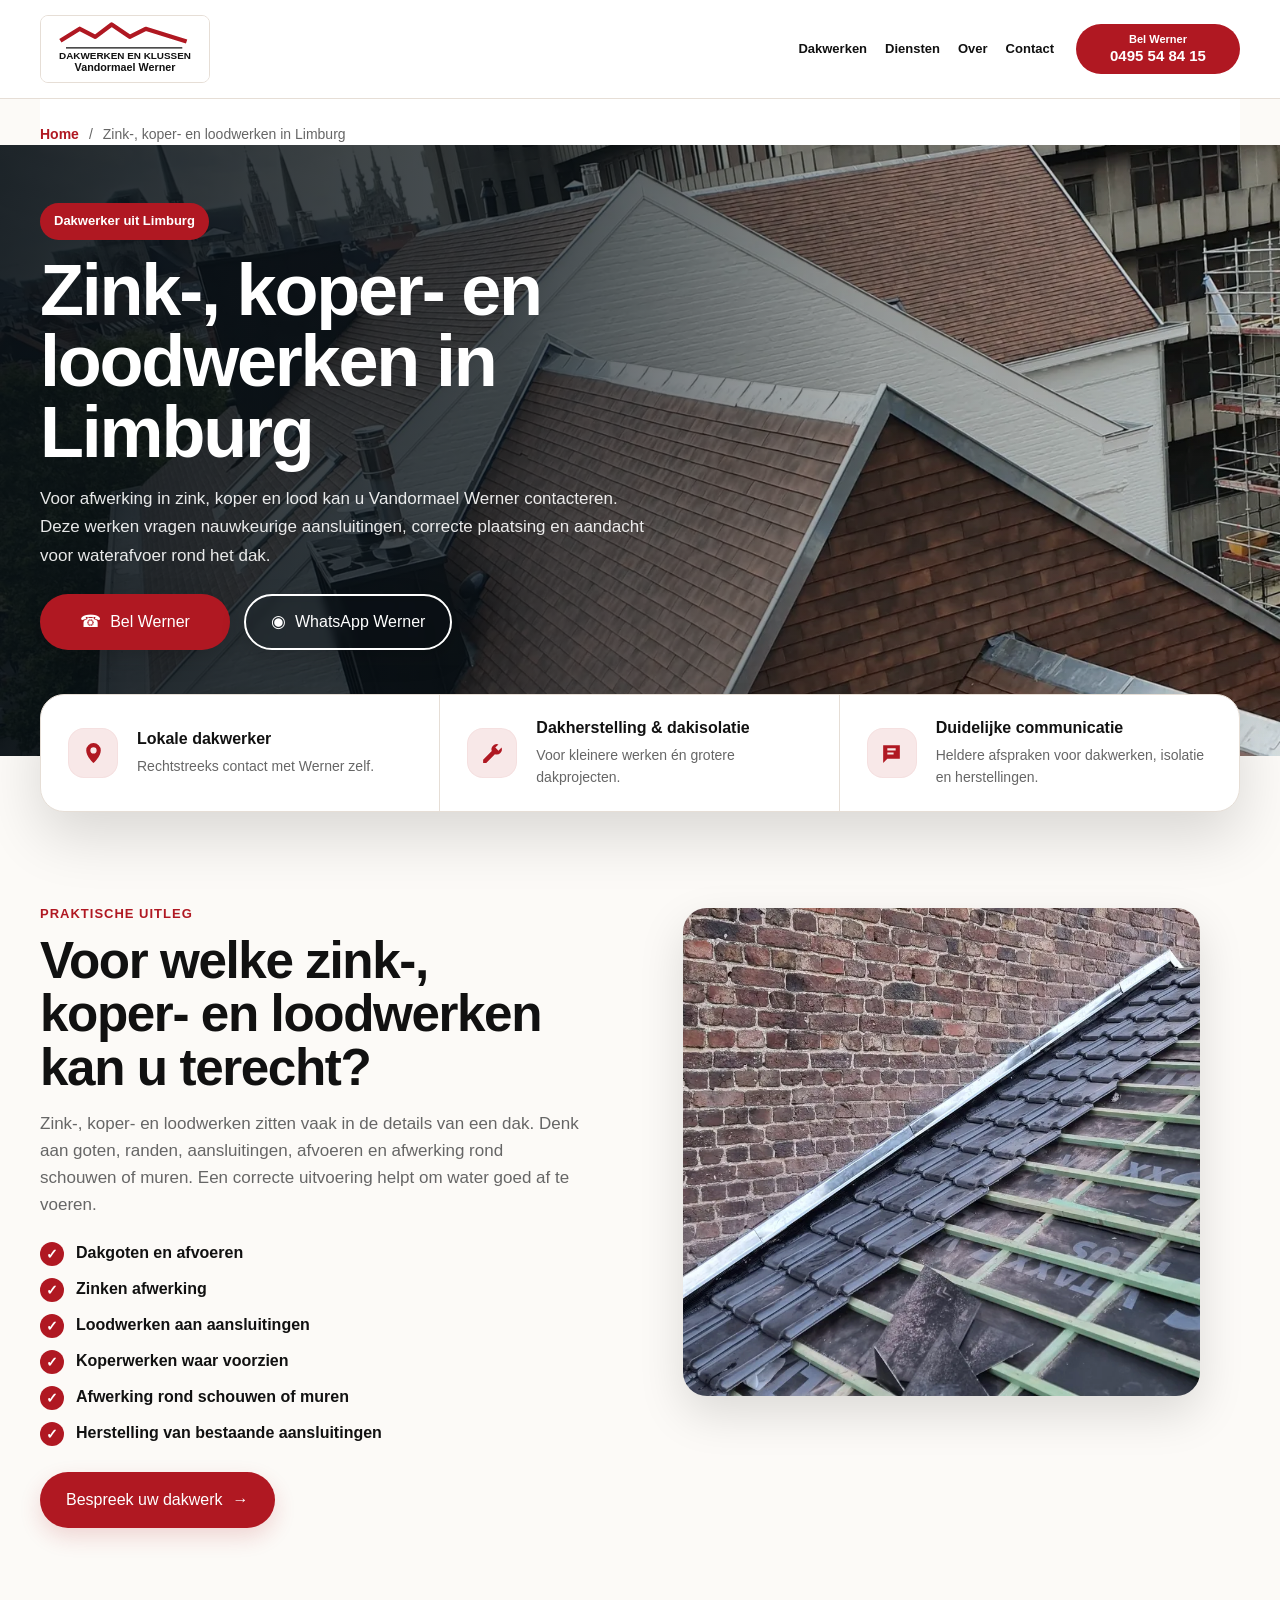
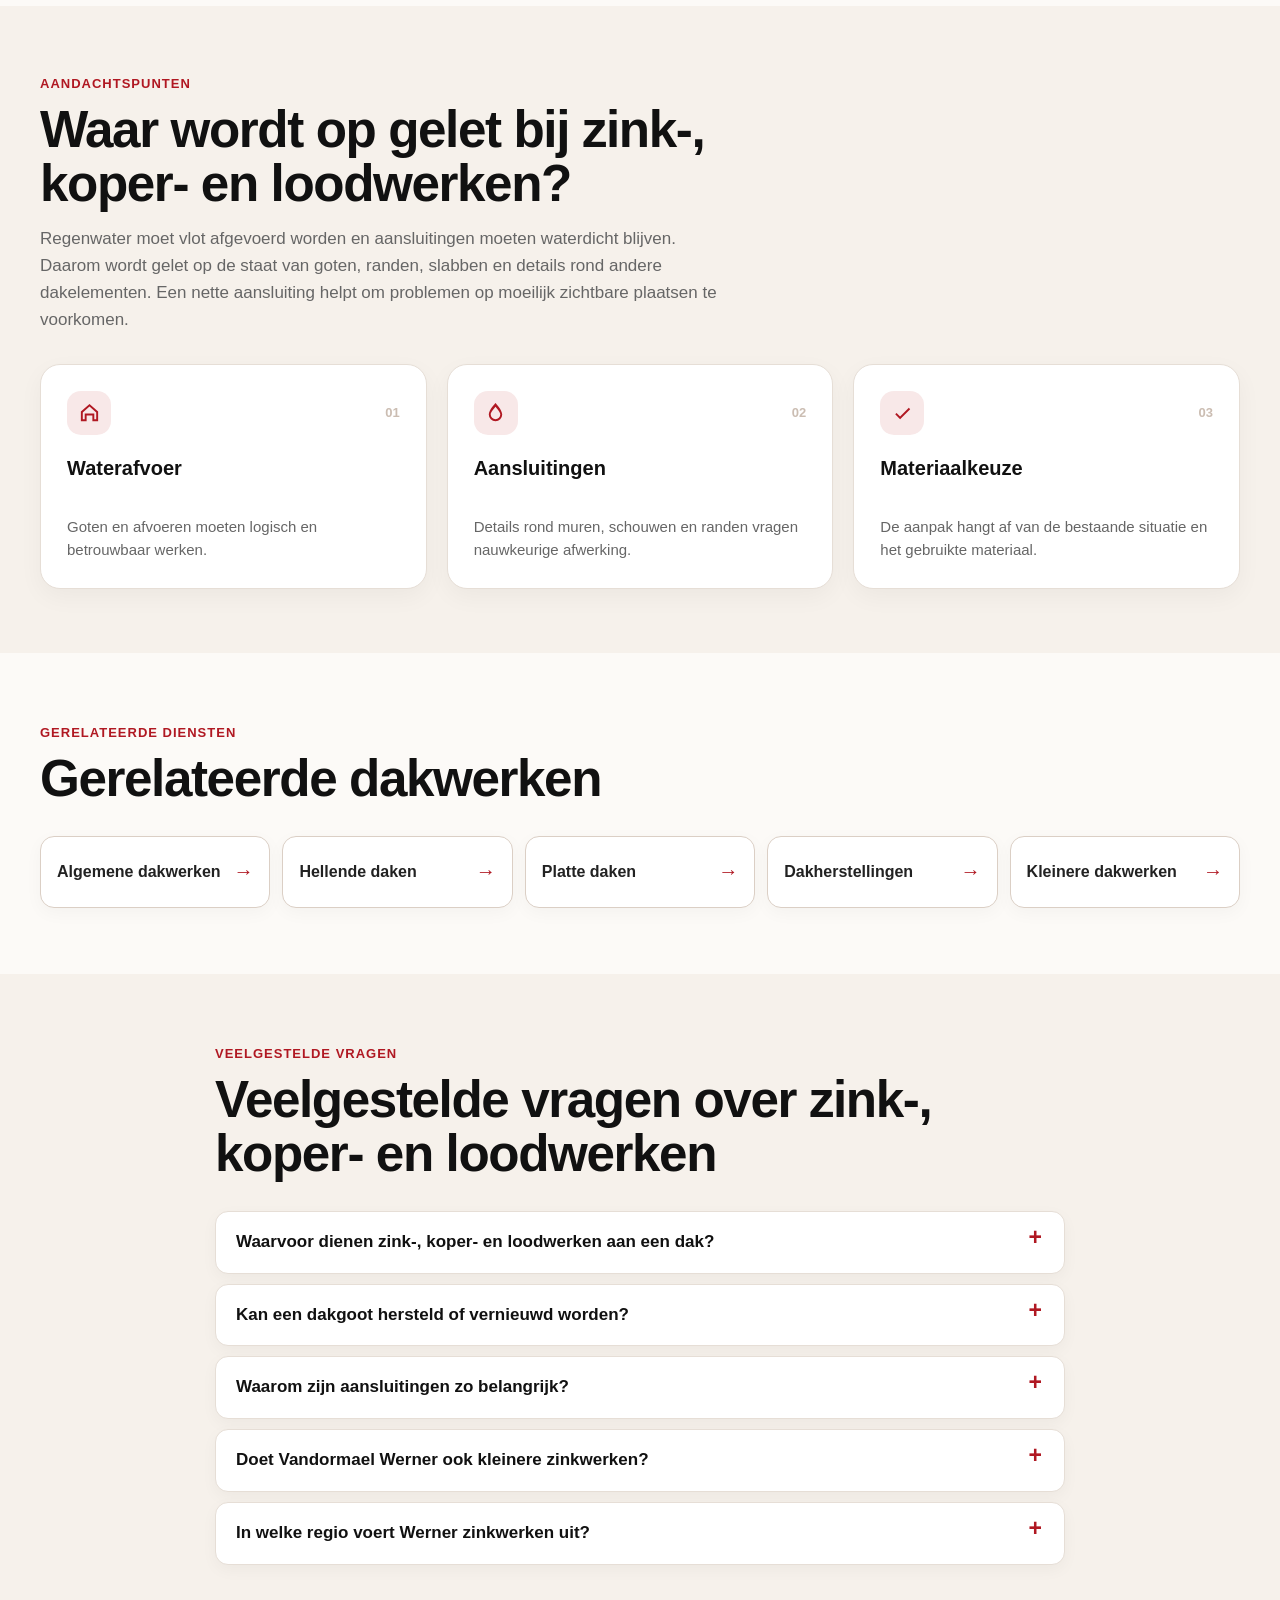
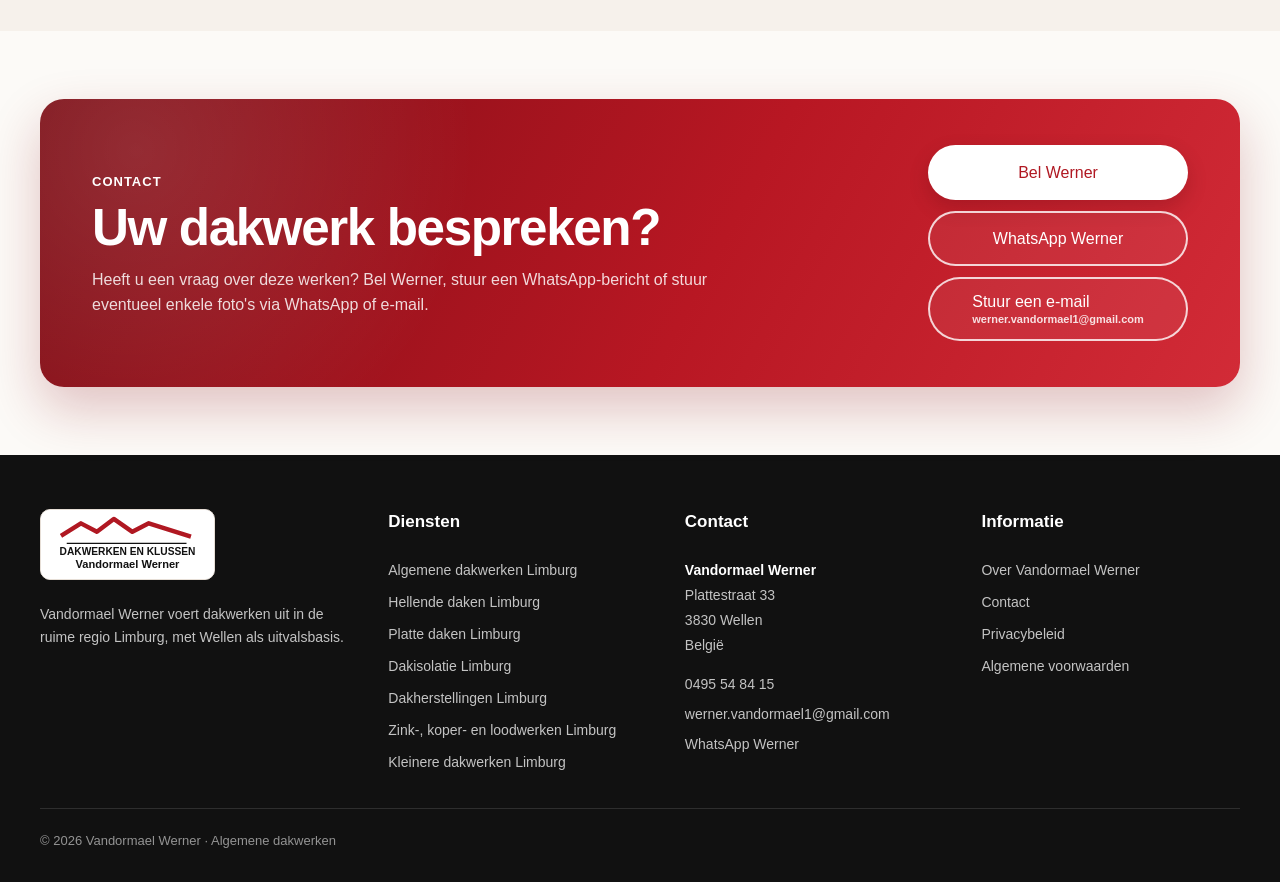
<file: zinkwerken-koperwerken-loodwerken/limburg/index.html>
<!doctype html><html lang="nl-BE"><head><meta charset="utf-8"><meta name="viewport" content="width=device-width,initial-scale=1"><title>Zinkwerken Limburg | Koper- en loodwerken | Vandormael Werner</title><meta name="description" content="Zinkwerken, koperwerken en loodwerken in Limburg voor dakgoten, aansluitingen, randen en dakafwerking. Vandormael Werner werkt vanuit Wellen."><meta name="robots" content="noindex,nofollow"><link rel="canonical" href="https://wernervandormael.be/zinkwerken-koperwerken-loodwerken/limburg/"><meta property="og:type" content="website"><meta property="og:title" content="Zinkwerken Limburg | Koper- en loodwerken | Vandormael Werner"><meta property="og:description" content="Zinkwerken, koperwerken en loodwerken in Limburg voor dakgoten, aansluitingen, randen en dakafwerking. Vandormael Werner werkt vanuit Wellen."><meta property="og:url" content="https://wernervandormael.be/zinkwerken-koperwerken-loodwerken/limburg/"><meta property="og:image" content="https://wernervandormael.be/assets/images/optimized/zinkwerken-dakgoot-limburg.jpg"><meta name="twitter:card" content="summary_large_image"><meta name="twitter:title" content="Zinkwerken Limburg | Koper- en loodwerken | Vandormael Werner"><meta name="twitter:description" content="Zinkwerken, koperwerken en loodwerken in Limburg voor dakgoten, aansluitingen, randen en dakafwerking. Vandormael Werner werkt vanuit Wellen."><meta name="twitter:image" content="https://wernervandormael.be/assets/images/optimized/zinkwerken-dakgoot-limburg.jpg"><meta name="theme-color" content="#b01822"><link rel="manifest" href="../../site.webmanifest"><link rel="stylesheet" href="../../assets/css/style.css"><script type="application/ld+json">{"@context":"https://schema.org","@graph":[{"@context":"https://schema.org","@type":"RoofingContractor","name":"Vandormael Werner","description":"Vandormael Werner voert dakwerken uit in de ruime regio Limburg, met Wellen als uitvalsbasis.","url":"https://wernervandormael.be/","telephone":"+32495548415","email":"werner.vandormael1@gmail.com","contactPoint":{"@type":"ContactPoint","telephone":"+32495548415","email":"werner.vandormael1@gmail.com","contactType":"customer service","areaServed":"BE","availableLanguage":"nl-BE"},"address":{"@type":"PostalAddress","streetAddress":"Plattestraat 33","postalCode":"3830","addressLocality":"Wellen","addressCountry":"BE"},"areaServed":["Limburg","Wellen"],"serviceType":["Algemene dakwerken","Hellende daken","Platte daken","Dakisolatie","Dakherstellingen","Zink-, koper- en loodwerken","Kleinere dakwerken"]},{"@type":"Service","name":"Zink-, koper- en loodwerken in Limburg","url":"https://wernervandormael.be/zinkwerken-koperwerken-loodwerken/limburg/","provider":{"@type":"RoofingContractor","name":"Vandormael Werner","url":"https://wernervandormael.be/"},"areaServed":"Limburg"},{"@type":"FAQPage","mainEntity":[{"@type":"Question","name":"Waarvoor dienen zink-, koper- en loodwerken aan een dak?","acceptedAnswer":{"@type":"Answer","text":"Ze worden gebruikt voor goten, randen, slabben en andere aansluitingen. Deze details helpen regenwater af te voeren en het dak waterdicht af te werken."}},{"@type":"Question","name":"Kan een dakgoot hersteld of vernieuwd worden?","acceptedAnswer":{"@type":"Answer","text":"Ja, afhankelijk van de staat kan een bestaande goot hersteld of vernieuwd worden. Eerst wordt bekeken waar het probleem zit en hoe de goot aansluit op het dak."}},{"@type":"Question","name":"Waarom zijn aansluitingen zo belangrijk?","acceptedAnswer":{"@type":"Answer","text":"Water zoekt vaak zijn weg langs randen en overgangen tussen verschillende materialen. Een correcte aansluiting helpt waterinsijpeling op die plaatsen te voorkomen."}},{"@type":"Question","name":"Doet Vandormael Werner ook kleinere zinkwerken?","acceptedAnswer":{"@type":"Answer","text":"Ja, ook een beperkte herstelling of afwerking in zink kan besproken worden. Foto's helpen om vooraf een eerste beeld te krijgen."}},{"@type":"Question","name":"In welke regio voert Werner zinkwerken uit?","acceptedAnswer":{"@type":"Answer","text":"Werner werkt vanuit Wellen en voert zink-, koper- en loodwerken uit in de ruime regio Limburg."}}]},{"@type":"BreadcrumbList","itemListElement":[{"@type":"ListItem","position":1,"name":"Home","item":"https://wernervandormael.be/"},{"@type":"ListItem","position":2,"name":"Zink-, koper- en loodwerken in Limburg","item":"https://wernervandormael.be/zinkwerken-koperwerken-loodwerken/limburg/"}]}]}</script><script defer src="../../assets/js/main.js"></script></head><body><header><nav class="nav container" aria-label="Hoofdnavigatie"><a class="brand" href="../../" aria-label="Vandormael Werner home"><img src="../../assets/images/vandormael-werner-logo.svg" alt="Vandormael Werner Dakwerken en Klussen" width="390" height="155"></a><button class="menu-toggle" aria-expanded="false" aria-controls="main-menu">Menu</button><div class="menu" id="main-menu"><a href="../../">Dakwerken</a><details><summary>Diensten</summary><div class="dropdown"><a href="../../dakwerken/limburg/">Algemene dakwerken</a><a href="../../hellende-daken/limburg/">Hellende daken</a><a href="../../platte-daken/limburg/">Platte daken</a><a href="../../dakisolatie/limburg/">Dakisolatie</a><a href="../../dakherstellingen/limburg/">Dakherstellingen</a><a href="../../zinkwerken-koperwerken-loodwerken/limburg/">Zink-, koper- en loodwerken</a><a href="../../kleinere-dakwerken/limburg/">Kleinere dakwerken</a></div></details><a href="../../over-vandormael-werner/">Over</a><a href="../../contact/">Contact</a></div><a class="btn btn-red nav-call" href="tel:+32495548415"><small>Bel Werner</small><strong>0495 54 84 15</strong></a></nav></header><main class="premium-service-page"><nav class="breadcrumbs container" aria-label="Broodkruimels"><a href="../../">Home</a><span>/</span><span aria-current="page">Zink-, koper- en loodwerken in Limburg</span></nav>
  <section class="premium-service-hero"><div class="premium-service-hero-bg"><picture><source srcset="../../assets/images/webp/zinkwerken-dakgoot-limburg.webp" type="image/webp"><img class="" src="../../assets/images/optimized/zinkwerken-dakgoot-limburg.jpg" alt="Zinkwerk en dakgoot bij dakrenovatie in Limburg" width="1200" height="800" fetchpriority="high" decoding="async"></picture></div><div class="container premium-service-hero-inner"><span class="eyebrow">Dakwerker uit Limburg</span><h1>Zink-, koper- en loodwerken in Limburg</h1><p>Voor afwerking in zink, koper en lood kan u Vandormael Werner contacteren. Deze werken vragen nauwkeurige aansluitingen, correcte plaatsing en aandacht voor waterafvoer rond het dak.</p><div class="actions"><a class="btn btn-red" href="tel:+32495548415"><span aria-hidden="true">☎</span>Bel Werner</a><a class="btn btn-outline-light" href="https://wa.me/32495548415?text=Dag%20Werner%2C%20ik%20heb%20een%20vraag%20over%20dakwerken." target="_blank" rel="noopener"><span aria-hidden="true">◉</span>WhatsApp Werner</a></div></div></section>
  <section class="premium-trust"><div class="container premium-trust-grid"><article><span class="premium-trust-icon" aria-hidden="true"><svg viewBox="0 0 24 24" aria-hidden="true"><path d="M12 21s7-6.1 7-12A7 7 0 1 0 5 9c0 5.9 7 12 7 12zm0-9a3 3 0 1 1 0-6 3 3 0 0 1 0 6z"/></svg></span><div><strong>Lokale dakwerker</strong><p>Rechtstreeks contact met Werner zelf.</p></div></article><article><span class="premium-trust-icon" aria-hidden="true"><svg viewBox="0 0 24 24" aria-hidden="true"><path d="m14.7 6.3 3-3a5 5 0 0 0-6.4 6.4L3 18v3h3l8.3-8.3a5 5 0 0 0 6.4-6.4l-3 3-3-3z"/></svg></span><div><strong>Dakherstelling &amp; dakisolatie</strong><p>Voor kleinere werken én grotere dakprojecten.</p></div></article><article><span class="premium-trust-icon" aria-hidden="true"><svg viewBox="0 0 24 24" aria-hidden="true"><path d="M4 4h16v13H8l-4 4V4zm4 5h8V7H8v2zm0 4h6v-2H8v2z"/></svg></span><div><strong>Duidelijke communicatie</strong><p>Heldere afspraken voor dakwerken, isolatie en herstellingen.</p></div></article></div></section>
  <section class="premium-practical"><div class="container split premium-practical-grid"><div><span class="kicker">Praktische uitleg</span><h2>Voor welke zink-, koper- en loodwerken kan u terecht?</h2><p>Zink-, koper- en loodwerken zitten vaak in de details van een dak. Denk aan goten, randen, aansluitingen, afvoeren en afwerking rond schouwen of muren. Een correcte uitvoering helpt om water goed af te voeren.</p><ul class="checks"><li>Dakgoten en afvoeren</li><li>Zinken afwerking</li><li>Loodwerken aan aansluitingen</li><li>Koperwerken waar voorzien</li><li>Afwerking rond schouwen of muren</li><li>Herstelling van bestaande aansluitingen</li></ul><a class="btn btn-red" href="../../contact/">Bespreek uw dakwerk <span aria-hidden="true">→</span></a></div><figure class="photo premium-practical-photo"><picture><source srcset="../../assets/images/webp/zinken-dakrand-aansluiting-hellend-dak.webp" type="image/webp"><img class="" src="../../assets/images/optimized/zinken-dakrand-aansluiting-hellend-dak.jpg" alt="Zinken dakrand en aansluiting op een hellend dak" width="1200" height="800" loading="lazy" decoding="async"></picture></figure></div></section>
  <section class="soft premium-attention-section"><div class="container"><div class="premium-section-heading"><span class="kicker">Aandachtspunten</span><h2>Waar wordt op gelet bij zink-, koper- en loodwerken?</h2><p>Regenwater moet vlot afgevoerd worden en aansluitingen moeten waterdicht blijven. Daarom wordt gelet op de staat van goten, randen, slabben en details rond andere dakelementen. Een nette aansluiting helpt om problemen op moeilijk zichtbare plaatsen te voorkomen.</p></div><div class="premium-attention-grid"><article><div class="premium-attention-meta"><span class="premium-attention-icon"><svg viewBox="0 0 24 24" aria-hidden="true"><path d="M3 11 12 3l9 8v10h-6v-6H9v6H3V11zm2 .9V19h2v-6h10v6h2v-7.1l-7-6.2-7 6.2z"/></svg></span><b>01</b></div><h3>Waterafvoer</h3><p>Goten en afvoeren moeten logisch en betrouwbaar werken.</p></article><article><div class="premium-attention-meta"><span class="premium-attention-icon"><svg viewBox="0 0 24 24" aria-hidden="true"><path d="M12 2s7 7.1 7 12a7 7 0 1 1-14 0C5 9.1 12 2 12 2zm0 4.1C9.9 8.7 7 12.2 7 14a5 5 0 0 0 10 0c0-1.8-2.9-5.3-5-7.9z"/></svg></span><b>02</b></div><h3>Aansluitingen</h3><p>Details rond muren, schouwen en randen vragen nauwkeurige afwerking.</p></article><article><div class="premium-attention-meta"><span class="premium-attention-icon"><svg viewBox="0 0 24 24" aria-hidden="true"><path d="m9.5 16.2-3.7-3.7-1.4 1.4 5.1 5.1L20 8.5l-1.4-1.4-9.1 9.1z"/></svg></span><b>03</b></div><h3>Materiaalkeuze</h3><p>De aanpak hangt af van de bestaande situatie en het gebruikte materiaal.</p></article></div></div></section>
  <section class="premium-related-section"><div class="container"><div class="premium-section-heading"><span class="kicker">Gerelateerde diensten</span><h2>Gerelateerde dakwerken</h2></div><div class="premium-related"><a href="../../dakwerken/limburg/"><strong>Algemene dakwerken</strong><span aria-hidden="true">→</span></a><a href="../../hellende-daken/limburg/"><strong>Hellende daken</strong><span aria-hidden="true">→</span></a><a href="../../platte-daken/limburg/"><strong>Platte daken</strong><span aria-hidden="true">→</span></a><a href="../../dakherstellingen/limburg/"><strong>Dakherstellingen</strong><span aria-hidden="true">→</span></a><a href="../../kleinere-dakwerken/limburg/"><strong>Kleinere dakwerken</strong><span aria-hidden="true">→</span></a></div></div></section>
  <section class="soft premium-faq-section"><div class="container narrow"><div class="premium-section-heading"><span class="kicker">Veelgestelde vragen</span><h2>Veelgestelde vragen over zink-, koper- en loodwerken</h2></div><div class="faq"><details><summary>Waarvoor dienen zink-, koper- en loodwerken aan een dak?</summary><p>Ze worden gebruikt voor goten, randen, slabben en andere aansluitingen. Deze details helpen regenwater af te voeren en het dak waterdicht af te werken.</p></details><details><summary>Kan een dakgoot hersteld of vernieuwd worden?</summary><p>Ja, afhankelijk van de staat kan een bestaande goot hersteld of vernieuwd worden. Eerst wordt bekeken waar het probleem zit en hoe de goot aansluit op het dak.</p></details><details><summary>Waarom zijn aansluitingen zo belangrijk?</summary><p>Water zoekt vaak zijn weg langs randen en overgangen tussen verschillende materialen. Een correcte aansluiting helpt waterinsijpeling op die plaatsen te voorkomen.</p></details><details><summary>Doet Vandormael Werner ook kleinere zinkwerken?</summary><p>Ja, ook een beperkte herstelling of afwerking in zink kan besproken worden. Foto's helpen om vooraf een eerste beeld te krijgen.</p></details><details><summary>In welke regio voert Werner zinkwerken uit?</summary><p>Werner werkt vanuit Wellen en voert zink-, koper- en loodwerken uit in de ruime regio Limburg.</p></details></div></div></section>
  <section class="premium-bottom-cta-section"><div class="container premium-bottom-cta"><div><span class="kicker">Contact</span><h2>Uw dakwerk bespreken?</h2><p>Heeft u een vraag over deze werken? Bel Werner, stuur een WhatsApp-bericht of stuur eventueel enkele foto's via WhatsApp of e-mail.</p></div><div class="cta-actions"><a class="btn btn-white" href="tel:+32495548415">Bel Werner</a><a class="btn btn-outline-light" href="https://wa.me/32495548415?text=Dag%20Werner%2C%20ik%20heb%20een%20vraag%20over%20dakwerken." target="_blank" rel="noopener">WhatsApp Werner</a><a class="btn btn-outline-light premium-email-cta" href="mailto:werner.vandormael1@gmail.com"><span>Stuur een e-mail</span><small>werner.vandormael1@gmail.com</small></a></div></div></section></main><footer><div class="footer-grid container"><div><a class="brand brand-footer" href="../../"><img src="../../assets/images/vandormael-werner-logo.svg" alt="Vandormael Werner Dakwerken en Klussen" width="390" height="155"></a><p>Vandormael Werner voert dakwerken uit in de ruime regio Limburg, met Wellen als uitvalsbasis.</p></div><div><h2>Diensten</h2><a href="../../dakwerken/limburg/">Algemene dakwerken Limburg</a><a href="../../hellende-daken/limburg/">Hellende daken Limburg</a><a href="../../platte-daken/limburg/">Platte daken Limburg</a><a href="../../dakisolatie/limburg/">Dakisolatie Limburg</a><a href="../../dakherstellingen/limburg/">Dakherstellingen Limburg</a><a href="../../zinkwerken-koperwerken-loodwerken/limburg/">Zink-, koper- en loodwerken Limburg</a><a href="../../kleinere-dakwerken/limburg/">Kleinere dakwerken Limburg</a></div><div><h2>Contact</h2><address class="footer-contact"><strong>Vandormael Werner</strong><span>Plattestraat 33</span><span>3830 Wellen</span><span>België</span></address><div class="footer-contact-links"><a href="tel:+32495548415">0495 54 84 15</a><a href="mailto:werner.vandormael1@gmail.com">werner.vandormael1@gmail.com</a><a href="https://wa.me/32495548415?text=Dag%20Werner%2C%20ik%20heb%20een%20vraag%20over%20dakwerken." target="_blank" rel="noopener">WhatsApp Werner</a></div></div><div><h2>Informatie</h2><a href="../../over-vandormael-werner/">Over Vandormael Werner</a><a href="../../contact/">Contact</a><a href="../../privacybeleid/">Privacybeleid</a><a href="../../algemene-voorwaarden/">Algemene voorwaarden</a></div></div><div class="copy container">© 2026 Vandormael Werner · Algemene dakwerken</div></footer><a class="mobile-call btn btn-red" href="tel:+32495548415">Bel Werner</a></body></html>
</file>
<file: assets/css/style.css>
:root{--red:#b01822;--red-dark:#851019;--ink:#111;--muted:#666;--soft:#f6f1eb;--paper:#fff;--line:#e6ded6;--charcoal:#18191b;--shadow:0 24px 70px rgba(0,0,0,.16)}
*{box-sizing:border-box}html{scroll-behavior:smooth;overflow-x:hidden}body{margin:0;font-family:Arial,Helvetica,sans-serif;color:var(--ink);line-height:1.58;background:#fff;overflow-x:hidden}a{color:inherit;text-decoration:none}img{width:100%;height:100%;object-fit:cover;display:block}picture{display:block;height:100%}.container{width:min(1200px,calc(100% - 40px));margin-inline:auto}
header{position:sticky;top:0;background:rgba(255,255,255,.97);backdrop-filter:blur(10px);z-index:60;border-bottom:1px solid var(--line)}.nav{min-height:98px;display:flex;align-items:center;justify-content:space-between;gap:22px}.brand{flex:0 0 auto}.brand img{width:170px;height:auto;object-fit:contain;border:1px solid var(--line);border-radius:8px;background:#fff}.menu{margin-left:auto;display:flex;gap:18px;font-size:13px;font-weight:900;align-items:center}.menu>a:hover,.menu summary:hover{color:var(--red)}.menu details{position:relative}.menu summary{cursor:pointer;list-style:none}.menu summary::-webkit-details-marker{display:none}.dropdown{position:absolute;top:31px;left:-18px;width:270px;padding:12px;background:#fff;border:1px solid var(--line);border-radius:14px;box-shadow:var(--shadow);display:grid;gap:2px}.dropdown a{padding:8px 10px;border-radius:8px}.dropdown a:hover{background:var(--soft);color:var(--red)}.menu-toggle{display:none}
.btn{display:inline-flex;align-items:center;justify-content:center;border-radius:999px;padding:13px 22px;font-weight:900;border:2px solid transparent;white-space:nowrap;transition:.16s ease;cursor:pointer;font:inherit}.btn:hover{transform:translateY(-1px)}.btn-red{background:var(--red);color:#fff}.btn-red:hover{background:var(--red-dark)}.btn-outline{background:#fff;color:#111;border-color:#111}.btn-white{background:#fff;color:var(--red)}.btn-outline-light{border-color:#fff;color:#fff}.actions{display:flex;flex-wrap:wrap;gap:13px;margin-top:30px}
.hero{position:relative;min-height:760px;color:#fff;overflow:hidden;display:grid;align-items:center}.hero-bg{position:absolute;inset:0;z-index:-2}.hero-bg img{object-position:center}.hero:after{content:"";position:absolute;inset:0;background:linear-gradient(90deg,rgba(0,0,0,.86),rgba(0,0,0,.62),rgba(0,0,0,.18));z-index:-1}.hero-inner{padding:98px 0 140px}.eyebrow{display:inline-flex;background:var(--red);color:#fff;border-radius:999px;padding:8px 14px;font-size:13px;font-weight:900;text-transform:none;letter-spacing:0}.kicker{color:var(--red);font-weight:900;text-transform:uppercase;letter-spacing:1px;font-size:13px}.hero h1{font-size:clamp(42px,5.8vw,72px);line-height:.98;letter-spacing:-2px;max-width:800px;margin:20px 0 22px}.hero p{font-size:20px;max-width:680px;color:rgba(255,255,255,.9);margin:0}.hero .actions .btn{min-width:220px}
.trust{max-width:1200px;margin:-88px auto -20px;position:relative;z-index:4}.trust-grid{width:100%;display:grid;grid-template-columns:repeat(3,1fr);background:#fff;border:1px solid rgba(230,222,214,.8);border-radius:24px;box-shadow:0 22px 55px rgba(0,0,0,.14);overflow:hidden}.trust article{padding:27px 30px;border-right:1px solid var(--line)}.trust article:last-child{border-right:0}.trust strong{display:block;color:var(--red);font-size:18px;line-height:1.3;margin-bottom:6px}.trust p{color:var(--muted);margin:0}
section{padding:92px 0}.soft{background:var(--soft)}.dark{background:var(--charcoal);color:#fff}.section-head{display:flex;justify-content:space-between;align-items:flex-end;gap:28px;margin-bottom:42px}.section-head h2,.split h2,.area h2,.cta h2,.contact-card h2,.prose h2{font-size:clamp(34px,4vw,54px);line-height:1.05;letter-spacing:-1.4px;margin:8px 0 18px}.section-head p,.split p,.area p,.cta p,.prose p{max-width:570px;color:var(--muted);font-size:17px;margin:0 0 18px}.dark .section-head p,.cta p{color:rgba(255,255,255,.75)}
.service-grid{display:grid;grid-template-columns:repeat(3,1fr);gap:22px}.service-card{background:#fff;border:1px solid var(--line);border-radius:24px;overflow:hidden;box-shadow:0 8px 26px rgba(0,0,0,.06);transition:.18s ease}.service-card:hover{transform:translateY(-4px);box-shadow:var(--shadow)}.service-card picture{height:215px;background:#ddd}.service-card div{padding:25px}.service-card span{font-size:12px;font-weight:900;color:var(--red);text-transform:uppercase;letter-spacing:.7px}.service-card h3{font-size:24px;line-height:1.2;margin:7px 0 10px}.service-card p{color:var(--muted);margin:0 0 16px}.service-card b,.text-link{color:var(--red);font-weight:900}
.split{display:grid;grid-template-columns:.9fr 1.1fr;gap:52px;align-items:center}.photo{height:560px;border-radius:28px;overflow:hidden;box-shadow:var(--shadow);background:#ddd}.checks{display:grid;gap:12px;margin:25px 0;padding:0}.checks li{list-style:none;display:flex;gap:12px;font-weight:800;min-width:0}.checks li:before{content:"✓";background:var(--red);color:#fff;width:24px;height:24px;border-radius:50%;display:inline-grid;place-items:center;flex:0 0 24px;font-size:14px;margin-top:2px}
.about-section{grid-template-columns:1fr 1fr}.about-section .photo{height:600px}.about-page-top{padding-top:48px}.about-page-top h1{font-size:clamp(38px,4.8vw,60px);line-height:1.02;letter-spacing:-1.7px;margin:8px 0 20px}.about-page-top p{color:var(--muted);font-size:17px;max-width:580px;margin:0 0 18px}.smaller-works{grid-template-columns:1.05fr .95fr}.smaller-works h2{font-size:clamp(34px,4vw,54px);line-height:1.05;letter-spacing:-1.4px;margin:8px 0 14px}.smaller-works h3{font-size:21px;line-height:1.3;margin:0 0 14px}.smaller-works p{color:var(--muted);font-size:17px;max-width:570px;margin:0 0 18px}
.process-pro{display:grid;grid-template-columns:.85fr 1.15fr;gap:62px;align-items:start}.process-intro{position:sticky;top:125px}.process-intro h2{font-size:clamp(34px,4vw,54px);line-height:1.05;letter-spacing:-1.4px;margin:8px 0 18px}.process-intro p{color:var(--muted);font-size:18px;max-width:470px}.process-panel{position:relative;display:grid;gap:15px}.process-line{position:absolute;top:40px;bottom:40px;left:35px;width:2px;background:linear-gradient(var(--red),rgba(176,24,34,.1));z-index:-1}.process-step{display:grid;grid-template-columns:76px 1fr;gap:22px;align-items:center;background:#fff;border:1px solid var(--line);border-radius:20px;padding:21px 26px 21px 20px;min-height:118px;box-shadow:0 8px 24px rgba(0,0,0,.055)}.process-badge{position:relative;width:70px;height:70px;border-radius:22px;background:#faefed;color:var(--red-dark);display:grid;place-items:center;box-shadow:0 5px 14px rgba(176,24,34,.07)}.process-badge span{position:absolute;top:-5px;left:-5px;width:27px;height:27px;border:3px solid #fff;border-radius:50%;display:grid;place-items:center;background:#111;color:#fff;font-size:12px;font-weight:900}.process-badge svg{width:27px;height:27px;fill:currentColor}.process-step h3{font-size:20px;line-height:1.2;margin:0 0 7px}.process-step p{color:var(--muted);font-size:15px;margin:0}.area{background:#fff;border:1px solid var(--line);border-radius:28px;padding:34px;box-shadow:0 12px 32px rgba(0,0,0,.06)}
.project-grid{display:grid;grid-template-columns:repeat(4,1fr);gap:18px}.work-showcase .kicker{color:#e04a52}.work-showcase .section-head h2{color:#fff}.project{position:relative;height:330px;border-radius:22px;overflow:hidden;background:#333;border:1px solid rgba(255,255,255,.1)}.project:after{content:"";position:absolute;inset:0;background:linear-gradient(180deg,rgba(0,0,0,.04),rgba(0,0,0,.84))}.project span{position:absolute;left:0;right:0;bottom:0;padding:24px;z-index:2;color:#fff;line-height:1.2}.project strong{display:block;font-size:21px}.project small{display:block;color:rgba(255,255,255,.72);font-size:14px;margin-top:6px}
.narrow,.prose{max-width:850px}.faq{display:grid;gap:12px}.faq details{background:#fff;border:1px solid var(--line);border-radius:16px;padding:18px 20px}.faq summary{cursor:pointer;font-weight:900;font-size:17px}.faq p{color:var(--muted);margin:10px 0 0}
.compact-cta-section{padding:62px 0;background:var(--soft)}.compact-cta{display:flex;align-items:center;justify-content:space-between;gap:38px;padding:34px;background:#fff;border:1px solid var(--line);border-radius:26px;box-shadow:0 12px 32px rgba(0,0,0,.06)}.compact-cta h2{font-size:clamp(28px,3vw,40px);line-height:1.08;margin:7px 0 10px}.compact-cta p{max-width:620px;color:var(--muted);margin:0}.cta-actions{display:flex;flex-wrap:wrap;gap:12px;margin-top:28px}.compact-cta .cta-actions{display:grid;gap:10px;flex:0 0 230px;margin-top:0}.compact-cta .btn{width:100%}.breadcrumbs{padding-top:24px;display:flex;gap:10px;color:var(--muted);font-size:14px}.breadcrumbs a{color:var(--red);font-weight:800}.page-hero{padding:92px 0;background:var(--soft);border-bottom:1px solid var(--line)}.service-hero{padding:64px 0 70px}.page-hero .eyebrow{margin-bottom:14px}.page-hero h1{max-width:850px;font-size:clamp(42px,5.8vw,68px);line-height:1;letter-spacing:-2px;margin:0 0 20px}.page-hero p{max-width:720px;color:var(--muted);font-size:19px;margin:0}.service-attention-section{padding:58px 0}.service-attention{padding:32px 36px;background:#fff;border:1px solid var(--line);border-radius:24px;box-shadow:0 10px 28px rgba(0,0,0,.05)}.service-attention h2{font-size:clamp(30px,3.4vw,45px);line-height:1.08;letter-spacing:-1px;margin:7px 0 14px}.service-attention p{color:var(--muted);font-size:17px;margin:0}
.related{display:flex;flex-wrap:wrap;gap:12px}.related a{padding:12px 16px;background:#fff;border:1px solid var(--line);border-radius:999px;font-weight:800;color:var(--red)}.contact-grid{display:grid;grid-template-columns:1fr 1fr;gap:32px;align-items:start}.contact-card{background:#fff;color:#111;border-radius:26px;padding:30px;box-shadow:var(--shadow);border:1px solid var(--line);display:grid;gap:14px}.contact-card address{font-style:normal}.contact-card>a{font-weight:900;color:var(--red)}.contact-card label{display:grid;gap:6px;font-weight:800}.contact-card input,.contact-card textarea,.contact-card select{width:100%;min-height:52px;border:1px solid #e2d9d0;border-radius:14px;padding:13px 16px;font:inherit;font-size:16px;background:#fff}.contact-card textarea{min-height:112px;resize:vertical}.contact-details{display:grid;gap:10px}.contact-details>a,.contact-details>div{display:grid;gap:2px;padding:12px 14px;border:1px solid var(--line);border-radius:14px}.contact-details small,.contact-list small{color:var(--muted);font-size:12px;font-weight:900;text-transform:uppercase;letter-spacing:.6px}.contact-details a strong{color:var(--red)}.contact-intro{grid-template-columns:1.1fr .9fr;align-items:center}.contact-hero .checks{max-width:650px}.contact-photo{height:590px}.contact-helper{max-width:680px;margin:20px 0 0;color:var(--muted)}.contact-page{display:grid;grid-template-columns:minmax(0,1fr) 300px;gap:28px;align-items:start}.contact-options{display:grid;gap:12px;margin-top:28px}.contact-option{display:grid;gap:5px;padding:18px 20px;background:#fff;border:1px solid var(--line);border-radius:18px;box-shadow:0 8px 26px rgba(0,0,0,.06)}.contact-option span{color:var(--red);font-weight:900}.contact-option strong{font-size:16px;overflow-wrap:anywhere}.contact-address{display:grid;gap:9px;padding:26px;background:var(--soft);border:1px solid var(--line);border-radius:22px}.contact-address h2{font-size:27px;margin:3px 0 7px}.contact-address address{font-style:normal;line-height:1.7;margin-bottom:4px}.contact-form{padding:26px;gap:12px;box-shadow:0 10px 30px rgba(0,0,0,.08)}.contact-form .actions{margin-top:20px}.contact-form .btn{min-height:50px}.prose h2{font-size:30px;margin-top:32px}.prose a{color:var(--red);font-weight:800}.legal-contact{display:grid;gap:2px;font-style:normal}
.home-contact .kicker{color:#fff}.home-contact-inner{max-width:900px}.home-contact h2{font-size:clamp(34px,4vw,54px);line-height:1.05;letter-spacing:-1.4px;margin:8px 0 18px}.home-contact p{max-width:720px;color:rgba(255,255,255,.75);font-size:17px}
footer{background:#111;color:#fff;padding:54px 0 30px}.footer-grid{display:grid;grid-template-columns:1.2fr 1fr 1fr 1fr;gap:38px}.brand-footer{width:175px}.brand-footer img{width:175px;border-radius:10px;margin-bottom:14px}.footer-grid h2{font-size:17px;margin:0 0 14px}.footer-grid>div{display:grid;align-content:start;gap:9px}.footer-grid p,.footer-grid address,.footer-grid a{color:rgba(255,255,255,.75);font-style:normal;font-size:14px;line-height:1.65;margin:0}.footer-contact,.footer-contact-links{display:grid;gap:2px}.footer-contact strong{color:#fff}.footer-contact-links{margin-top:7px;gap:7px}.footer-grid a:hover{color:#fff}.copy{margin-top:34px;padding-top:22px;border-top:1px solid rgba(255,255,255,.12);color:rgba(255,255,255,.55);font-size:13px}.mobile-call{display:none}
@media(max-width:1000px){.menu-toggle{display:block;margin-left:auto;padding:10px 14px;background:#fff;border:1px solid var(--line);border-radius:10px;font-weight:900}.menu{display:none;position:absolute;top:98px;left:20px;right:20px;padding:18px;background:#fff;border:1px solid var(--line);border-radius:16px;box-shadow:var(--shadow)}.menu.open{display:grid}.dropdown{position:static;width:auto;box-shadow:none;margin-top:8px}.nav-call{display:none}.split,.contact-grid,.contact-page,.process-pro{grid-template-columns:1fr}.process-intro{position:static}.service-grid{grid-template-columns:1fr 1fr}.project-grid{grid-template-columns:1fr 1fr}.footer-grid{grid-template-columns:1fr 1fr}.contact-photo{height:480px}.compact-cta{display:block}.compact-cta .cta-actions{margin-top:24px}.trust article{border-right:0;border-bottom:1px solid var(--line)}.trust article:last-child{border-bottom:0}}
@media(max-width:640px){.nav{min-height:82px}.brand img{width:152px}.menu{top:82px;left:14px;right:14px}.hero{min-height:auto}.hero-inner{padding:62px 0 112px}.hero h1,.page-hero h1{font-size:39px;letter-spacing:-1px}.contact-hero h1{font-size:36px;overflow-wrap:anywhere}.hero p,.page-hero p{font-size:17px}.hero .actions .btn,.actions .btn,.cta-actions .btn{width:100%}.trust{margin-top:-62px;padding:0 14px}.trust-grid,.service-grid,.project-grid,.footer-grid{grid-template-columns:1fr}.trust article{padding:25px}section,.page-hero{padding:70px 0}.section-head{display:block}.section-head p{margin-top:15px}.photo{height:390px}.project{height:285px}.process-step{grid-template-columns:58px 1fr;gap:15px;padding:20px 18px}.process-badge{width:56px;height:56px;border-radius:18px}.process-badge svg{width:25px;height:25px}.process-line{left:27px}.mobile-call{display:flex;position:fixed;left:16px;right:16px;bottom:16px;z-index:80;box-shadow:0 16px 36px rgba(176,24,34,.32)}body{padding-bottom:82px}}

/* Isolated premium test layout for /dakwerken/limburg/. */
.premium-service-page{background:#fcfaf7}.premium-service-page>.breadcrumbs{background:#fff}.premium-service-hero{position:relative;min-height:600px;color:#fff;display:grid;align-items:center;overflow:hidden;padding:0}.premium-service-hero-bg{position:absolute;inset:0;z-index:0}.premium-service-hero-bg:after{content:"";position:absolute;inset:0;background:linear-gradient(90deg,rgba(7,15,21,.91) 0%,rgba(7,15,21,.7) 43%,rgba(7,15,21,.25) 72%,rgba(7,15,21,.08) 100%)}.premium-service-hero-bg img{object-position:center 34%}.premium-service-hero-inner{position:relative;z-index:1;padding:62px 0 106px}.premium-service-hero h1{font-size:clamp(46px,5.7vw,72px);line-height:.99;letter-spacing:-2.2px;max-width:650px;margin:16px 0 18px}.premium-service-hero p{font-size:17px;line-height:1.65;max-width:620px;color:rgba(255,255,255,.9);margin:0}.premium-service-hero .actions{margin-top:25px}.premium-service-hero .btn{min-width:190px;gap:9px}.premium-service-hero .btn span{font-size:17px}.premium-trust{position:relative;z-index:3;margin-top:-62px;padding:0 0 30px}.premium-trust-grid{display:grid;grid-template-columns:repeat(3,1fr);background:#fff;border:1px solid var(--line);border-radius:24px;box-shadow:0 24px 58px rgba(0,0,0,.14);overflow:hidden}.premium-trust-grid article{display:grid;grid-template-columns:52px 1fr;align-items:center;gap:17px;padding:25px 27px;border-right:1px solid var(--line)}.premium-trust-grid article:last-child{border-right:0}.premium-trust-icon{width:50px;height:50px;border-radius:16px;display:grid;place-items:center;background:#f8e8e8;color:var(--red)}.premium-trust-icon svg{width:25px;height:25px;fill:currentColor}.premium-trust-grid strong{display:block;font-size:16px;line-height:1.3;margin-bottom:5px}.premium-trust-grid p{color:var(--muted);font-size:14px;margin:0}.premium-practical{padding:64px 0 78px}.premium-practical-grid{grid-template-columns:.95fr 1.05fr;gap:62px}.premium-practical h2,.premium-section-heading h2,.premium-bottom-cta h2{font-size:clamp(34px,4vw,52px);line-height:1.05;letter-spacing:-1.4px;margin:8px 0 16px}.premium-practical p,.premium-section-heading p{color:var(--muted);font-size:17px;max-width:690px;margin:0 0 18px}.premium-practical .checks{gap:10px;margin:22px 0 26px}.premium-practical .checks li{align-items:flex-start}.premium-practical .btn{gap:10px;padding-inline:24px}.premium-practical-photo{height:500px;border-radius:24px;box-shadow:0 18px 46px rgba(0,0,0,.13)}.premium-practical-photo img{object-position:center 42%}.premium-attention-section{padding:64px 0}.premium-section-heading{max-width:780px;margin-bottom:30px}.premium-attention-grid{display:grid;grid-template-columns:repeat(3,1fr);gap:20px}.premium-attention-grid article{min-height:225px;padding:26px;background:#fff;border:1px solid var(--line);border-radius:20px;box-shadow:0 8px 24px rgba(0,0,0,.045);transition:.18s ease}.premium-attention-grid article:hover{transform:translateY(-3px);box-shadow:0 14px 30px rgba(0,0,0,.08)}.premium-attention-meta{display:flex;align-items:center;justify-content:space-between;margin-bottom:18px}.premium-attention-icon{display:grid;place-items:center;width:44px;height:44px;border-radius:14px;background:#f8e8e8;color:var(--red)}.premium-attention-icon svg{width:23px;height:23px;fill:currentColor}.premium-attention-meta b{color:#cbbdb2;font-size:13px}.premium-attention-grid h3{font-size:20px;margin:0 0 9px}.premium-attention-grid p{color:var(--muted);font-size:15px;margin:0}.premium-related-section{padding:66px 0}.premium-related{display:grid;grid-template-columns:repeat(5,1fr);gap:12px}.premium-related a{display:flex;align-items:center;justify-content:space-between;gap:12px;min-height:68px;padding:16px;background:#fff;border:1px solid #dbcfc5;border-radius:14px;color:#222;box-shadow:0 5px 18px rgba(0,0,0,.035);transition:.16s ease}.premium-related a:hover,.premium-related a:focus-visible{border-color:var(--red);color:var(--red);transform:translateY(-2px);box-shadow:0 10px 24px rgba(176,24,34,.1)}.premium-related a span{color:var(--red);font-size:20px}.premium-faq-section{padding:66px 0}.premium-service-page .faq{gap:10px}.premium-service-page .faq details{border-radius:13px;padding:17px 20px;box-shadow:0 5px 16px rgba(0,0,0,.04);transition:.16s ease}.premium-service-page .faq details[open]{border-color:#d7b9b7;box-shadow:0 9px 22px rgba(176,24,34,.08)}.premium-service-page .faq summary{position:relative;padding-right:30px;list-style:none}.premium-service-page .faq summary::-webkit-details-marker{display:none}.premium-service-page .faq summary:after{content:"+";position:absolute;right:2px;top:-3px;color:var(--red);font-size:23px;line-height:1}.premium-service-page .faq details[open] summary:after{content:"−"}.premium-bottom-cta-section{padding:68px 0;background:#fcfaf7}.premium-bottom-cta{position:relative;display:flex;align-items:center;justify-content:space-between;gap:54px;padding:44px 50px;background:linear-gradient(120deg,#7f0f17,#b81824 58%,#d12835);border-radius:24px;color:#fff;box-shadow:0 22px 52px rgba(139,17,25,.24);overflow:hidden}.premium-bottom-cta:before{content:"";position:absolute;inset:0;background:radial-gradient(circle at 8% 18%,rgba(255,255,255,.12),transparent 30%);pointer-events:none}.premium-bottom-cta>*{position:relative}.premium-bottom-cta .kicker{color:#fff}.premium-bottom-cta h2{margin-bottom:12px}.premium-bottom-cta p{max-width:620px;color:rgba(255,255,255,.84);margin:0}.premium-bottom-cta .cta-actions{display:grid;gap:11px;flex:0 0 250px;margin:0}.premium-bottom-cta .btn{width:100%;min-height:49px}.premium-bottom-cta .btn-outline-light{background:rgba(255,255,255,.04)}
@media(max-width:1000px){.premium-service-hero{min-height:550px}.premium-service-hero-inner{padding:58px 0 104px}.premium-service-hero-bg img{object-position:58% 34%}.premium-trust-grid{grid-template-columns:1fr}.premium-trust-grid article{border-right:0;border-bottom:1px solid var(--line)}.premium-trust-grid article:last-child{border-bottom:0}.premium-practical-grid{grid-template-columns:1fr}.premium-practical-photo{height:420px}.premium-attention-grid{grid-template-columns:1fr}.premium-attention-grid article{min-height:auto}.premium-related{grid-template-columns:repeat(2,1fr)}.premium-bottom-cta{display:block}.premium-bottom-cta .cta-actions{margin-top:26px}}
@media(max-width:640px){.premium-service-page .container{max-width:calc(100vw - 40px)}.premium-service-page>.breadcrumbs{padding-top:16px}.premium-service-hero{min-height:auto}.premium-service-hero-inner{min-width:0;padding:48px 0 96px}.premium-service-hero-bg img{object-position:61% 34%}.premium-service-hero h1{font-size:36px;letter-spacing:-1.2px;margin:14px 0 15px;overflow-wrap:anywhere}.premium-service-hero p{font-size:15px;line-height:1.55}.premium-service-hero .actions{margin-top:20px}.premium-service-hero .actions .btn{width:100%;min-width:0}.premium-trust{margin-top:-48px;padding:0 14px 24px}.premium-trust-grid,.premium-trust-grid article,.premium-trust-grid article>div{min-width:0}.premium-trust-grid article{grid-template-columns:48px minmax(0,1fr);padding:20px}.premium-trust-icon{width:46px;height:46px}.premium-practical,.premium-attention-section,.premium-related-section,.premium-faq-section,.premium-bottom-cta-section{padding:54px 0}.premium-practical-photo{height:310px}.premium-related{grid-template-columns:minmax(0,1fr)}.premium-related a{min-width:0;min-height:62px}.premium-related strong{overflow-wrap:anywhere}.premium-service-page .faq details{padding:16px}.premium-bottom-cta{padding:30px 24px}.premium-bottom-cta .cta-actions{width:100%}}

/* Final isolated polish for /dakwerken/limburg/. */
.premium-service-hero-bg:after{background:linear-gradient(90deg,rgba(7,15,21,.9) 0%,rgba(7,15,21,.72) 40%,rgba(7,15,21,.3) 68%,rgba(7,15,21,.1) 100%)}.premium-service-hero-bg img{object-position:center 32%}.premium-service-hero-inner{padding-top:58px}.premium-service-hero h1{margin-top:15px;margin-bottom:17px}.premium-service-hero .actions{gap:14px;margin-top:24px}.premium-service-hero .btn{min-height:52px;padding-inline:25px;box-shadow:0 8px 24px rgba(0,0,0,.18)}.premium-service-hero .btn-outline-light{background:rgba(8,16,21,.18);backdrop-filter:blur(4px)}.premium-service-hero .btn:focus-visible,.premium-practical .btn:focus-visible,.premium-bottom-cta .btn:focus-visible{outline:3px solid #fff;outline-offset:3px}.premium-trust{padding-bottom:24px}.premium-trust-grid article{min-height:108px;padding-block:23px}.premium-trust-icon{box-shadow:inset 0 0 0 1px rgba(176,24,34,.04)}.premium-practical-grid{align-items:start}.premium-practical .btn{min-height:50px;box-shadow:0 9px 22px rgba(176,24,34,.16)}.premium-practical-photo{height:488px;margin-top:8px}.premium-practical-photo img{object-position:center 38%}.premium-attention-grid article{display:flex;flex-direction:column}.premium-attention-grid p{margin-top:auto}.premium-related a{min-height:72px}.premium-related a:focus-visible{outline:3px solid rgba(176,24,34,.25);outline-offset:3px}.premium-service-page .faq details:hover{border-color:#dbc9c1}.premium-service-page .faq summary:focus-visible{outline:3px solid rgba(176,24,34,.22);outline-offset:5px;border-radius:4px}.premium-bottom-cta{gap:64px;padding:46px 52px;background:linear-gradient(118deg,#7c0d15,#b81723 56%,#d22b37)}.premium-bottom-cta .cta-actions{flex-basis:260px}.premium-bottom-cta .btn{min-height:51px}.premium-bottom-cta .btn-white{box-shadow:0 8px 20px rgba(69,4,9,.2)}.premium-bottom-cta .btn-outline-light{border-color:rgba(255,255,255,.8);background:rgba(255,255,255,.06)}.premium-bottom-cta .btn-outline-light:hover{background:rgba(255,255,255,.14)}
@media(max-width:1000px){.premium-service-hero-bg img{object-position:60% 32%}.premium-practical-photo{height:410px;margin-top:0}.premium-bottom-cta{padding:40px}.premium-bottom-cta .cta-actions{max-width:360px}}
@media(max-width:640px){.premium-service-hero-inner{padding:42px 0 88px}.premium-service-hero-bg img{object-position:62% 32%}.premium-service-hero h1{font-size:35px;line-height:1.02}.premium-service-hero .actions{gap:11px;margin-top:18px}.premium-service-hero .btn{min-height:50px}.premium-trust{padding-bottom:18px}.premium-trust-grid article{min-height:auto;padding:18px}.premium-practical-photo{height:285px}.premium-practical .btn{width:100%}.premium-attention-grid article{padding:22px}.premium-related a{min-height:64px}.premium-bottom-cta{padding:28px 22px}.premium-bottom-cta .cta-actions{max-width:none;margin-top:22px}.premium-bottom-cta .btn{min-height:52px}}
.premium-email-cta,.visible-email-cta{display:grid;gap:1px;line-height:1.2}.premium-email-cta small,.visible-email-cta small{font-size:11px;font-weight:700;opacity:.86;overflow-wrap:anywhere;white-space:normal}

/* Homepage-only harmonization with the approved premium service-page pattern. */
.home-page{background:#fcfaf7}.home-page .home-hero{isolation:isolate;min-height:620px}.home-page .home-hero .hero-bg img{object-position:center 48%}.home-page .home-hero:after{background:linear-gradient(90deg,rgba(7,15,21,.91) 0%,rgba(7,15,21,.7) 44%,rgba(7,15,21,.24) 74%,rgba(7,15,21,.08) 100%)}.home-page .home-hero .hero-inner{padding:70px 0 108px}.home-page .home-hero h1{max-width:690px;font-size:clamp(46px,5.7vw,70px);margin:16px 0 18px}.home-page .home-hero p{max-width:650px;font-size:17px;line-height:1.65}.home-page .home-hero .actions{gap:14px;margin-top:24px}.home-page .home-hero .btn{min-width:210px;min-height:52px;padding-inline:25px;box-shadow:0 8px 24px rgba(0,0,0,.18)}.home-page .trust{max-width:none;margin:-62px auto 0;padding:0 0 22px}.home-page .trust .premium-trust-grid article{min-height:108px;padding-block:23px}.home-page .trust .premium-trust-grid strong{color:var(--ink);font-size:16px}
.home-page .home-services-section{padding:62px 0 76px}.home-page .section-head{margin-bottom:30px}.home-page .service-grid{gap:20px}.home-page .service-card{display:flex;flex-direction:column;border-radius:20px;box-shadow:0 8px 24px rgba(0,0,0,.045)}.home-page .service-card:hover,.home-page .service-card:focus-visible{border-color:#d7b9b7;transform:translateY(-3px);box-shadow:0 14px 30px rgba(0,0,0,.09)}.home-page .service-card:focus-visible{outline:3px solid rgba(176,24,34,.22);outline-offset:3px}.home-page .service-card picture{height:205px}.home-page .service-card div{display:flex;flex:1;flex-direction:column;padding:23px}.home-page .service-card h3{font-size:22px}.home-page .service-card b{margin-top:auto}.home-page .service-card-highlight{grid-column:1/-1;display:grid;grid-template-columns:.85fr 1.15fr;border-color:#dfc7c4;background:linear-gradient(110deg,#fff,#fff9f7)}.home-page .service-card-highlight picture{height:100%;min-height:270px}.home-page .service-card-highlight div{justify-content:center;padding:30px 34px}.home-page .service-card-highlight h3{font-size:28px}.home-page .service-card-highlight b{margin-top:4px}
.home-page .home-about-section{padding:72px 0}.home-page .about-section{grid-template-columns:1.12fr .88fr;gap:36px}.home-page .about-section .photo{height:550px;border-radius:24px;box-shadow:0 18px 46px rgba(0,0,0,.13)}.home-page .about-section .photo img{object-position:center 38%}.home-page .home-about-copy{padding:28px 30px;background:#fff;border:1px solid var(--line);border-radius:24px;box-shadow:0 10px 30px rgba(0,0,0,.05)}.home-page .home-about-copy h2{font-size:clamp(32px,3.5vw,46px);margin-bottom:14px}.home-page .home-about-copy p{font-size:16px;margin-bottom:14px}.home-page .home-about-copy .checks{gap:8px;margin:18px 0 0}.home-page .home-about-copy .checks li{font-size:15px}.home-page .home-about-copy .checks li:before,.home-page .smaller-works .checks li:before{width:22px;height:22px;flex-basis:22px;font-size:13px}
.home-page .home-process-section{padding:72px 0}.home-page .process-pro{gap:52px}.home-page .process-step{border-radius:18px;transition:.18s ease}.home-page .process-step:hover{border-color:#d7b9b7;transform:translateY(-2px);box-shadow:0 12px 28px rgba(0,0,0,.08)}.home-page .process-badge{border-radius:18px;background:#f8e8e8}.home-page .process-badge span{background:var(--red-dark)}.home-page .home-area-section{padding:62px 0}.home-page .area{position:relative;overflow:hidden;padding:38px 42px;border-radius:24px;box-shadow:0 14px 34px rgba(0,0,0,.07)}.home-page .area:after{content:"";position:absolute;width:180px;height:180px;right:-65px;top:-80px;border-radius:50%;background:rgba(176,24,34,.06)}.home-page .area p{max-width:820px}.home-page .work-showcase{padding:72px 0;background:#17191b}.home-page .project-grid{gap:16px}.home-page .project{height:300px;border-radius:20px;transition:.18s ease}.home-page .project:hover,.home-page .project:focus-visible{transform:translateY(-3px);border-color:rgba(255,255,255,.35);box-shadow:0 16px 34px rgba(0,0,0,.28)}.home-page .project:focus-visible{outline:3px solid rgba(255,255,255,.65);outline-offset:3px}
.home-page .home-smaller-section{padding:72px 0}.home-page .smaller-works{gap:58px}.home-page .smaller-works .photo{height:470px;border-radius:24px;box-shadow:0 18px 46px rgba(0,0,0,.12)}.home-page .smaller-works .photo img{object-position:center 44%}.home-page .smaller-works .btn{min-height:50px;box-shadow:0 9px 22px rgba(176,24,34,.16)}.home-page .home-faq-section{padding:66px 0}.home-page .home-faq-section .section-head{margin-bottom:28px}.home-page .faq{gap:10px}.home-page .faq details{border-radius:13px;padding:17px 20px;box-shadow:0 5px 16px rgba(0,0,0,.04);transition:.16s ease}.home-page .faq details:hover,.home-page .faq details[open]{border-color:#d7b9b7;box-shadow:0 9px 22px rgba(176,24,34,.08)}.home-page .faq summary{position:relative;padding-right:30px;list-style:none}.home-page .faq summary::-webkit-details-marker{display:none}.home-page .faq summary:after{content:"+";position:absolute;right:2px;top:-3px;color:var(--red);font-size:23px;line-height:1}.home-page .faq details[open] summary:after{content:"−"}.home-page .faq summary:focus-visible{outline:3px solid rgba(176,24,34,.22);outline-offset:5px;border-radius:4px}
.home-page .home-contact{padding:68px 0;background:#fcfaf7}.home-page .home-final-cta{max-width:1200px;display:flex;align-items:center;justify-content:space-between;gap:60px;padding:46px 52px;background:linear-gradient(118deg,#7c0d15,#b81723 56%,#d22b37);border-radius:24px;color:#fff;box-shadow:0 22px 52px rgba(139,17,25,.24)}.home-page .home-final-cta .kicker{color:#fff}.home-page .home-final-cta h2{margin-bottom:12px}.home-page .home-final-cta p{margin:0}.home-page .home-final-cta .cta-actions{display:grid;gap:11px;flex:0 0 270px;margin:0}.home-page .home-final-cta .btn{width:100%;min-height:51px}.home-page .home-final-cta .btn-outline-light{background:rgba(255,255,255,.06)}.home-page .home-final-cta .btn-outline-light:hover{background:rgba(255,255,255,.14)}
@media(max-width:1000px){.home-page .home-hero{min-height:570px}.home-page .service-card-highlight{grid-column:1/-1}.home-page .about-section{grid-template-columns:1fr}.home-page .about-section .photo{height:450px}.home-page .home-about-copy{padding:30px}.home-page .home-final-cta{display:block;padding:40px}.home-page .home-final-cta .cta-actions{max-width:360px;margin-top:26px}}
@media(max-width:640px){.home-page .home-hero{min-height:auto}.home-page .home-hero .hero-inner{padding:46px 0 88px}.home-page .home-hero .hero-bg img{object-position:58% 48%}.home-page .home-hero h1{font-size:36px;line-height:1.02;margin:14px 0 15px}.home-page .home-hero p{font-size:15px;line-height:1.55}.home-page .home-hero .actions{gap:11px;margin-top:18px}.home-page .home-hero .btn{width:100%;min-width:0;min-height:50px}.home-page .trust{margin-top:-48px;padding:0 14px 18px}.home-page .home-services-section,.home-page .home-about-section,.home-page .home-process-section,.home-page .home-area-section,.home-page .work-showcase,.home-page .home-smaller-section,.home-page .home-faq-section,.home-page .home-contact{padding:54px 0}.home-page .service-card-highlight{display:flex;grid-column:auto}.home-page .service-card picture,.home-page .service-card-highlight picture{height:190px;min-height:0}.home-page .service-card-highlight div{padding:23px}.home-page .service-card-highlight h3{font-size:22px}.home-page .about-section .photo,.home-page .smaller-works .photo{height:330px}.home-page .home-about-copy{padding:24px}.home-page .process-step{padding:20px 18px}.home-page .area{padding:28px 24px}.home-page .project{height:270px}.home-page .smaller-works .btn{width:100%}.home-page .home-final-cta{padding:28px 22px}.home-page .home-final-cta .cta-actions{max-width:none;margin-top:22px}.home-page .home-final-cta .btn{min-height:52px}}

/* Over-page-only harmonization with the approved premium visual system. */
.about-premium-page{background:#fcfaf7}.about-premium-page>.breadcrumbs{background:#fff}.about-premium-page .about-page-top{padding:64px 0 76px}.about-premium-grid{grid-template-columns:1.12fr .88fr;gap:52px;align-items:start}.about-premium-photo{width:100%;height:900px;margin:0;border-radius:24px;box-shadow:0 18px 46px rgba(0,0,0,.13)}.about-premium-photo img{object-position:center 38%}.about-premium-copy{padding:30px 32px;background:#fff;border:1px solid var(--line);border-radius:24px;box-shadow:0 10px 30px rgba(0,0,0,.05)}.about-premium-copy h1{font-size:clamp(38px,4.4vw,58px);line-height:1.02;letter-spacing:-1.7px;margin:8px 0 18px}.about-premium-copy p{color:var(--muted);font-size:16px;max-width:590px;margin:0 0 14px}.about-premium-copy .checks{gap:9px;margin:20px 0 0}.about-premium-copy .checks li{align-items:flex-start;font-size:15px}.about-premium-copy .checks li:before{width:22px;height:22px;flex-basis:22px;font-size:13px}.about-card-action{display:flex;justify-content:center;margin-top:28px}.about-card-action .btn{min-height:50px;padding-inline:25px;box-shadow:0 9px 22px rgba(176,24,34,.16)}.about-trust-section{padding:66px 0}.about-trust-grid{display:grid;grid-template-columns:repeat(3,1fr);gap:20px}.about-trust-grid article{min-height:190px;padding:26px;background:#fff;border:1px solid var(--line);border-radius:20px;box-shadow:0 8px 24px rgba(0,0,0,.045)}.about-trust-grid article>span{display:grid;place-items:center;width:44px;height:44px;margin-bottom:18px;border-radius:14px;background:#f8e8e8;color:var(--red);font-size:13px;font-weight:900}.about-trust-grid h3{font-size:20px;margin:0 0 9px}.about-trust-grid p{color:var(--muted);font-size:15px;margin:0}.about-bottom-cta-section{padding:68px 0;background:#fcfaf7}.about-bottom-cta .premium-email-cta small{display:block}.about-premium-page .btn:focus-visible{outline:3px solid rgba(176,24,34,.25);outline-offset:3px}.about-bottom-cta .btn:focus-visible{outline-color:#fff}
@media(max-width:1000px){.about-premium-grid{grid-template-columns:1fr}.about-premium-photo{height:480px}.about-premium-copy{padding:30px}.about-trust-grid{grid-template-columns:1fr}.about-trust-grid article{min-height:auto}}
@media(max-width:640px){.about-premium-page .container{max-width:calc(100vw - 40px)}.about-premium-page>.breadcrumbs{padding-top:16px}.about-premium-page .about-page-top,.about-trust-section,.about-bottom-cta-section{padding:54px 0}.about-premium-photo{height:330px}.about-premium-copy{padding:24px}.about-premium-copy h1{font-size:35px;letter-spacing:-1.1px}.about-card-action{margin-top:24px}.about-card-action .btn{width:100%;min-height:52px}.about-trust-grid article{padding:22px}.about-bottom-cta{padding:28px 22px}.about-bottom-cta .cta-actions{max-width:none;margin-top:22px}.about-bottom-cta .btn{min-height:52px}}

/* Contact-page-only harmonization with the approved premium visual system. */
.premium-contact-page{background:#fcfaf7}.premium-contact-page>.breadcrumbs{background:#fff}.premium-contact-top{padding:64px 0 76px}.premium-contact-intro{grid-template-columns:.98fr 1.02fr;gap:52px;align-items:start}.premium-contact-copy{padding:34px;background:#fff;border:1px solid var(--line);border-radius:24px;box-shadow:0 10px 30px rgba(0,0,0,.05)}.premium-contact-copy h1{font-size:clamp(42px,5vw,62px);line-height:1.01;letter-spacing:-1.8px;margin:8px 0 18px}.premium-contact-copy>p{color:var(--muted);font-size:17px;margin:0 0 18px}.premium-contact-copy .checks{gap:9px;margin:20px 0}.premium-contact-copy .checks li{font-size:15px;align-items:flex-start}.premium-contact-copy .checks li:before{width:22px;height:22px;flex-basis:22px;font-size:13px}.premium-contact-page .contact-options{display:grid;grid-template-columns:1fr;gap:10px;margin-top:24px}.premium-contact-page .contact-option{display:grid;grid-template-columns:auto 1fr;gap:4px 10px;align-content:start;min-width:0;padding:15px 16px;border-radius:16px;box-shadow:0 6px 18px rgba(0,0,0,.04);transition:.16s ease}.premium-contact-page .contact-option:hover,.premium-contact-page .contact-option:focus-visible{border-color:var(--red);transform:translateY(-2px);box-shadow:0 10px 24px rgba(176,24,34,.1)}.premium-contact-page .contact-option b{grid-row:1/3;display:grid;place-items:center;width:34px;height:34px;border-radius:11px;background:#f8e8e8;color:var(--red);font-size:11px}.premium-contact-page .contact-option span{font-size:14px}.premium-contact-page .contact-option strong{font-size:13px;line-height:1.35;overflow-wrap:anywhere}.premium-contact-page .contact-helper{font-size:14px;line-height:1.55;margin:18px 0 0}.premium-contact-photo{height:760px;margin:0;border-radius:24px;box-shadow:0 18px 46px rgba(0,0,0,.13)}.premium-contact-photo img{object-position:center 38%}.premium-contact-form-section{padding:70px 0;background:#fff}.premium-contact-form-section .premium-section-heading{margin-bottom:32px}.premium-contact-page .contact-page{grid-template-columns:minmax(0,1fr) 360px;gap:24px}.premium-contact-page .contact-form{padding:26px;border-radius:24px;box-shadow:0 10px 30px rgba(0,0,0,.06)}.premium-contact-page .contact-form h2{font-size:30px;margin:0 0 4px}.premium-contact-page .contact-form>p{color:var(--muted);margin:0 0 6px}.contact-form-fields{display:grid;grid-template-columns:1fr 1fr;gap:11px 14px}.contact-form-fields .contact-message{grid-column:1/-1}.premium-contact-page .contact-form label{gap:4px}.premium-contact-page .contact-card input,.premium-contact-page .contact-card textarea{min-height:48px;border-radius:12px;background:#fcfaf7}.premium-contact-page .contact-card textarea{min-height:104px}.premium-contact-page .contact-form .actions{display:grid;grid-template-columns:1fr 1fr;gap:12px;margin-top:6px}.premium-contact-page .contact-form .btn{width:100%;min-height:52px}.premium-contact-page .contact-address{position:sticky;top:112px;gap:12px;padding:28px;background:#fcfaf7;border-radius:24px;box-shadow:0 10px 30px rgba(0,0,0,.05)}.premium-contact-page .contact-address h2{font-size:30px;margin:2px 0 5px}.premium-contact-page .contact-address address{display:grid;gap:3px;line-height:1.55;margin:0;font-style:normal}.contact-address-links{display:grid;gap:10px;margin-top:8px}.contact-address-links a{display:grid;gap:3px;padding:14px;background:#fff;border:1px solid var(--line);border-radius:14px}.contact-address-links small{color:var(--muted);font-size:11px;font-weight:900;text-transform:uppercase;letter-spacing:.6px}.contact-address-links strong{color:var(--red);font-size:14px;line-height:1.35;overflow-wrap:break-word;word-break:normal}.premium-contact-page .btn:focus-visible,.premium-contact-page .contact-option:focus-visible{outline:3px solid rgba(176,24,34,.24);outline-offset:3px}
@media(max-width:1000px){.premium-contact-intro,.premium-contact-page .contact-page{grid-template-columns:1fr}.premium-contact-photo{height:480px}.premium-contact-page .contact-address{position:static}.premium-contact-page .contact-options{grid-template-columns:1fr}.premium-contact-page .contact-option{grid-template-columns:auto 1fr}}
@media(max-width:640px){body:has(.premium-contact-page) .mobile-call{display:none}.premium-contact-page .container{max-width:calc(100vw - 40px)}.premium-contact-page>.breadcrumbs{padding-top:16px}.premium-contact-top,.premium-contact-form-section{padding:54px 0}.premium-contact-copy{padding:24px}.premium-contact-copy h1{font-size:36px;letter-spacing:-1.1px}.premium-contact-photo{height:330px}.contact-form-fields,.premium-contact-page .contact-form .actions{grid-template-columns:1fr}.contact-form-fields .contact-message{grid-column:auto}.premium-contact-page .contact-form,.premium-contact-page .contact-address{padding:24px}.premium-contact-page .contact-form .btn{min-height:52px}}
.premium-contact-page .contact-card textarea{height:120px}
@media(max-width:640px){.home-page .home-hero .actions .btn:first-child{display:none}}
@media(max-width:640px){.premium-service-page .premium-service-hero .actions .btn:first-child{display:none}}
.nav-call{display:grid;place-content:center;gap:3px;min-width:164px;padding:8px 20px;text-align:center;line-height:1}.nav-call small{font-size:11px;font-weight:800;line-height:1}.nav-call strong{font-size:15px;line-height:1.1}
@media(max-width:1000px){.nav-call{display:none}}
</file>
